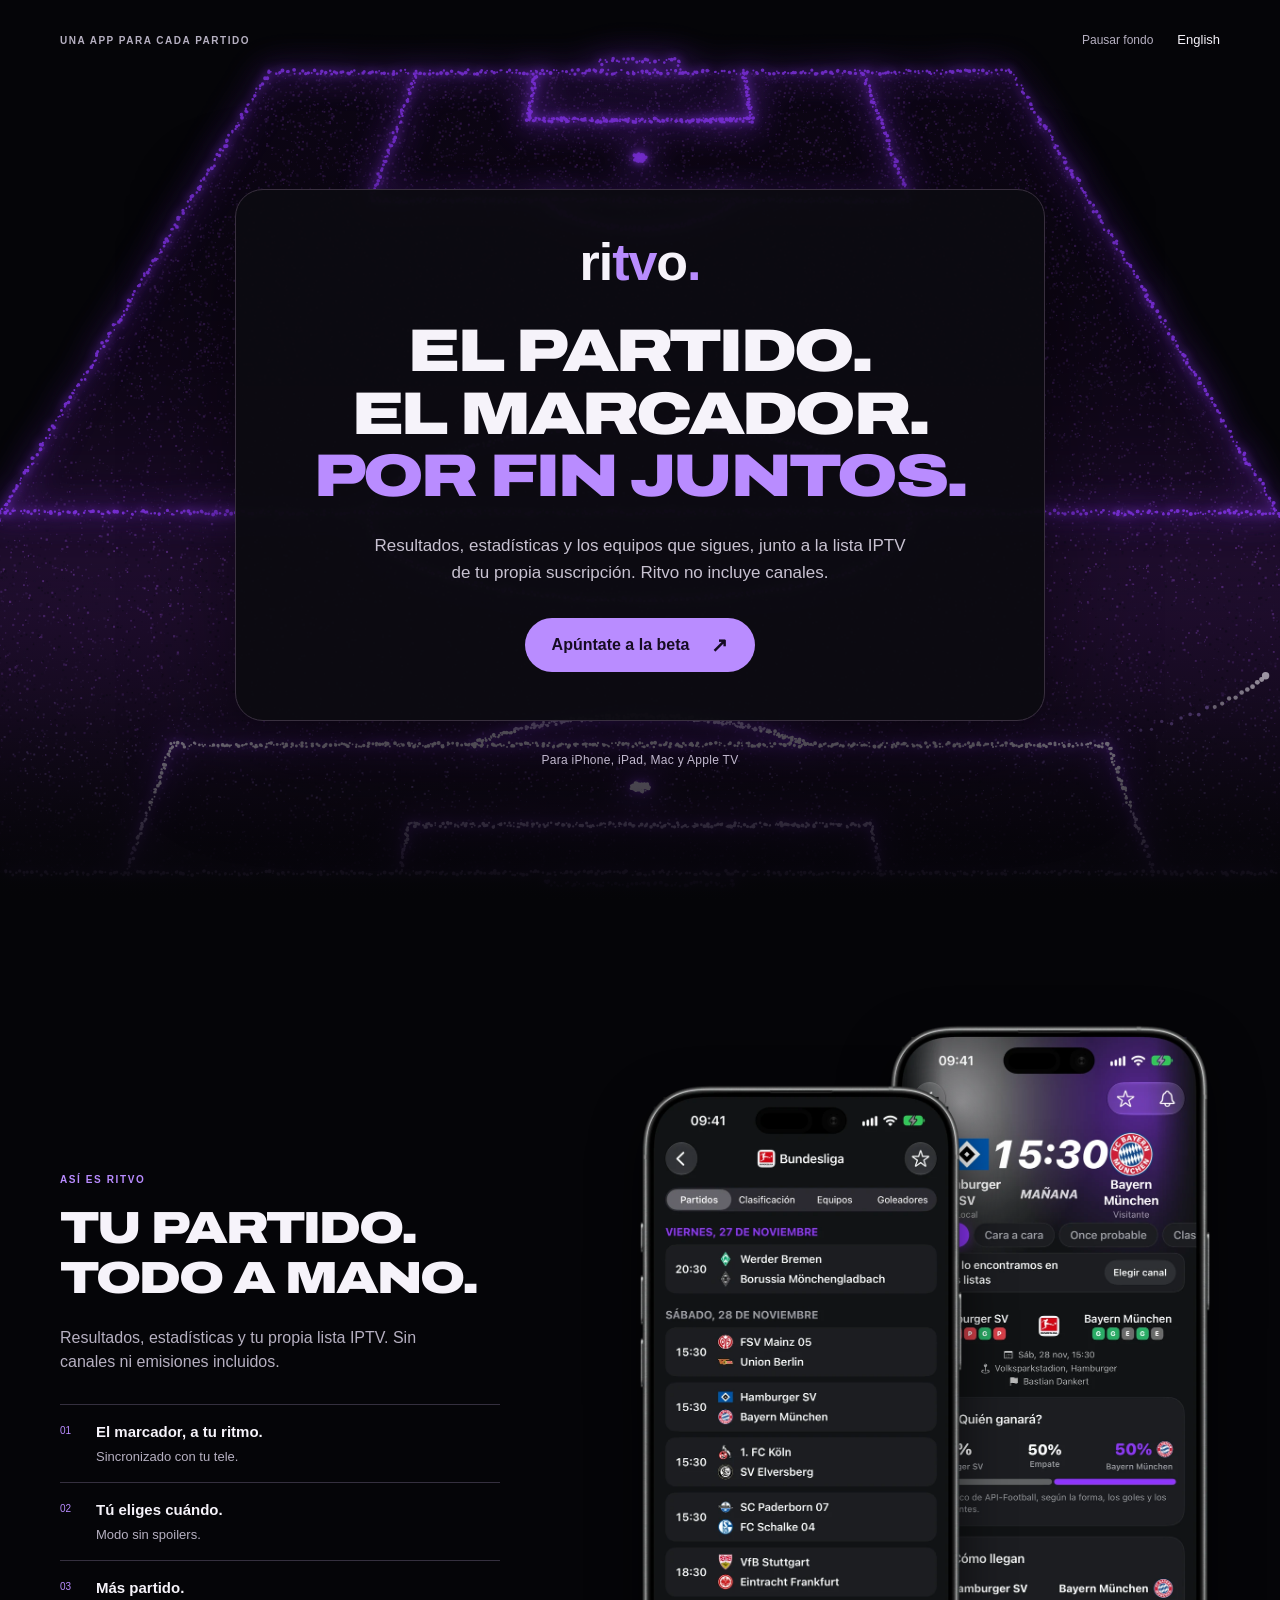
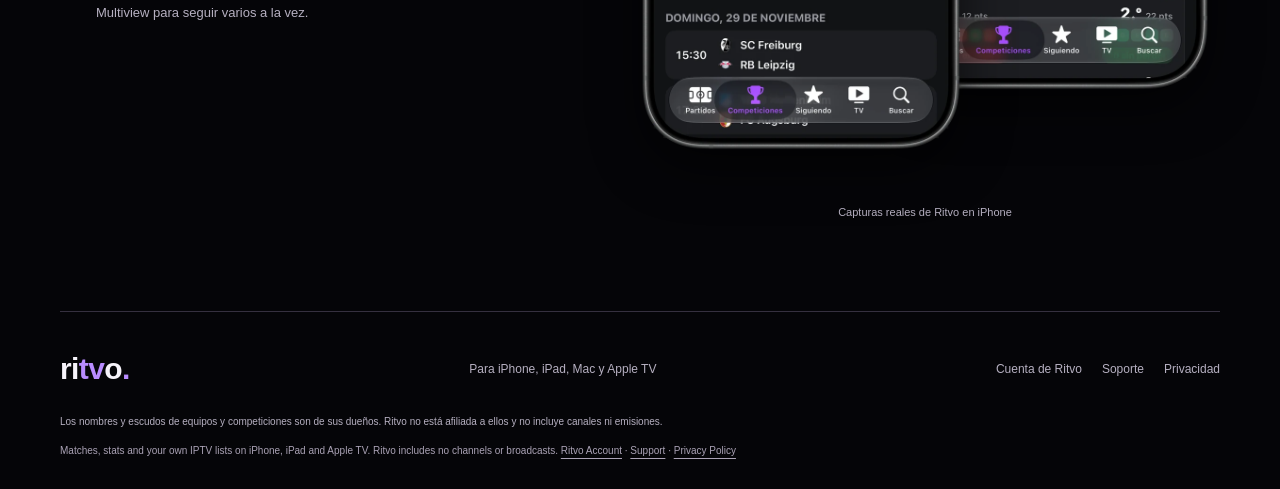
<file: index.html>
<!doctype html>
<html lang="es" data-type="software">
<head>
<meta charset="utf-8"><meta name="viewport" content="width=device-width, initial-scale=1">
<meta name="referrer" content="no-referrer"><meta name="theme-color" content="#050508"><meta name="color-scheme" content="dark">
<meta name="page-type" content="software"><meta name="site-kind" content="software">
<title>Ritvo · El partido y el marcador, por fin juntos.</title><meta name="description" content="Resultados, estadísticas y los equipos que sigues, junto a la lista IPTV de tu propia suscripción. Ritvo no incluye canales.">
<link rel="canonical" href="https://ritvo.app/">
<link rel="stylesheet" href="beta.css"><link rel="preload" href="beta-assets/archivo-expanded-black.ttf" as="font" type="font/ttf" crossorigin>
<link rel="icon" href="beta-assets/app-icon-192.png" type="image/png"><link rel="apple-touch-icon" href="beta-assets/app-icon-192.png">
<meta property="og:type" content="website"><meta property="og:locale" content="es_ES"><meta property="og:site_name" content="Ritvo">
<meta property="og:title" content="Ritvo · El partido y el marcador, por fin juntos."><meta property="og:description" content="Resultados, estadísticas y los equipos que sigues, junto a la lista IPTV de tu propia suscripción. Ritvo no incluye canales."><meta property="og:url" content="https://ritvo.app/">
<meta property="og:image" content="https://ritvo.app/beta-assets/og-home.jpg"><meta property="og:image:width" content="1200"><meta property="og:image:height" content="630"><meta property="og:image:alt" content="Ritvo: el partido y el marcador, por fin juntos. Captura real en iPhone.">
<meta name="twitter:card" content="summary_large_image"><meta name="twitter:title" content="Ritvo · El partido y el marcador, por fin juntos."><meta name="twitter:description" content="Resultados, estadísticas y los equipos que sigues, junto a la lista IPTV de tu propia suscripción. Ritvo no incluye canales."><meta name="twitter:image" content="https://ritvo.app/beta-assets/og-home.jpg"><meta name="twitter:image:alt" content="Ritvo: el partido y el marcador, por fin juntos. Captura real en iPhone.">


<script src="beta.js" defer></script><script src="pitch.js" defer></script></head><body class="home-page">
<a class="skip-link" href="#contenido">Saltar al contenido</a>
<div class="pitch-background" aria-hidden="true"><canvas id="pitch" aria-hidden="true"></canvas></div>
<header class="site-header wrap"><span class="nav-note">UNA APP PARA CADA PARTIDO</span>
<nav aria-label="Navegación principal"><button class="motion-toggle" type="button" hidden aria-pressed="false">Pausar fondo</button><a href="beta-en.html" lang="en" hreflang="en" data-keep-query>English</a></nav></header>
<main id="contenido"><section class="hero" aria-labelledby="home-title"><div class="launch-card home-card"><a class="wordmark" href="index.html" aria-label="Ritvo"><span aria-hidden="true">ri<span class="brand-violet">tv</span>o<span class="brand-violet">.</span></span></a><h1 id="home-title">EL PARTIDO.<br>EL MARCADOR.<br><span>POR FIN JUNTOS.</span></h1><p class="lead">Resultados, estadísticas y los equipos que sigues, junto a la lista IPTV de tu propia suscripción. Ritvo no incluye canales.</p><a class="button" href="beta.html" data-keep-query>Apúntate a la beta <span aria-hidden="true">↗</span></a></div><p class="platforms">Para iPhone, iPad, Mac y Apple TV</p></section><section class="showcase wrap" aria-labelledby="app-title"><div class="showcase-copy"><p class="eyebrow">ASÍ ES RITVO</p><h2 id="app-title">TU PARTIDO.<br>TODO A MANO.</h2><p class="showcase-lead">Resultados, estadísticas y tu propia lista IPTV. Sin canales ni emisiones incluidos.</p><ol class="benefits"><li><strong>El marcador, a tu ritmo.</strong><span>Sincronizado con tu tele.</span></li><li><strong>Tú eliges cuándo.</strong><span>Modo sin spoilers.</span></li><li><strong>Más partido.</strong><span>Multiview para seguir varios a la vez.</span></li></ol></div><figure class="phones"><div class="phone-pair"><img class="device device-0" src="beta-assets/iphone-jornada-es-700.webp" srcset="beta-assets/iphone-jornada-es-700.webp 700w, beta-assets/iphone-jornada-es-1100.webp 1100w" sizes="(max-width: 600px) 52vw, 310px" width="700" height="1431" alt="Ritvo en iPhone: la jornada de la Bundesliga" loading="lazy" decoding="async"><img class="device device-1" src="beta-assets/iphone-hamburgo-es-700.webp" srcset="beta-assets/iphone-hamburgo-es-700.webp 700w, beta-assets/iphone-hamburgo-es-1100.webp 1100w" sizes="(max-width: 600px) 52vw, 310px" width="700" height="1431" alt="Ritvo en iPhone: ficha del Hamburgo–Bayern" loading="lazy" decoding="async"></div><figcaption>Capturas reales de Ritvo en iPhone</figcaption></figure></section></main><footer class="site-footer wrap"><div class="footer-top"><a class="wordmark" href="index.html" aria-label="Ritvo"><span aria-hidden="true">ri<span class="brand-violet">tv</span>o<span class="brand-violet">.</span></span></a><p>Para iPhone, iPad, Mac y Apple TV</p><nav aria-label="Pie de página"><a href="cuenta/">Cuenta de Ritvo</a><a href="soporte.html">Soporte</a><a href="privacidad.html">Privacidad</a></nav></div>
<p class="legal">Los nombres y escudos de equipos y competiciones son de sus dueños. Ritvo no está afiliada a ellos y no incluye canales ni emisiones.</p>
<p class="english-note" lang="en">Matches, stats and your own IPTV lists on iPhone, iPad and Apple TV. Ritvo includes no channels or broadcasts. <a href="cuenta/?lang=en">Ritvo Account</a> · <a href="support.html">Support</a> · <a href="privacy.html">Privacy Policy</a></p>
</footer></body></html>
</file>
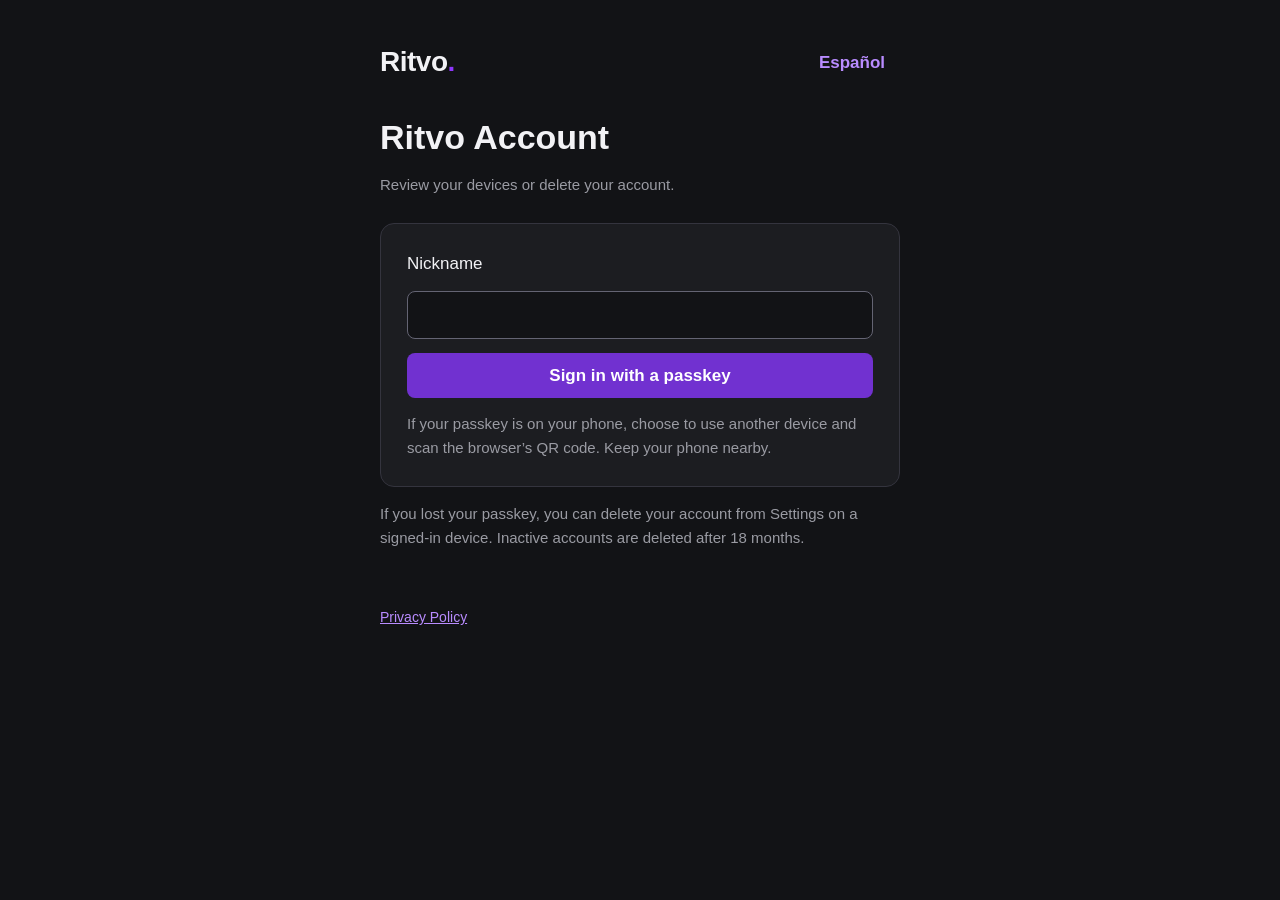
<file: cuenta/index.html>
<!doctype html>
<html lang="es">
<head>
  <meta charset="utf-8">
  <meta name="viewport" content="width=device-width, initial-scale=1">
  <meta name="referrer" content="no-referrer">
  <meta http-equiv="Content-Security-Policy" content="default-src 'self'; connect-src https://api.ritvo.app; base-uri 'none'; form-action 'none'; object-src 'none'">
  <title>Cuenta de Ritvo</title>
  <link rel="stylesheet" href="../estilo.css">
  <link rel="stylesheet" href="cuenta.css">
  <script src="cuenta.js" defer></script>
</head>
<body>
<main>
  <header>
    <a class="wordmark" href="../">Ritvo<span>.</span></a>
    <button type="button" id="language" class="quiet" lang="en">English</button>
  </header>

  <h1 data-text="title">Cuenta de Ritvo</h1>
  <p class="note" data-text="intro">Consulta tus aparatos o borra tu cuenta.</p>

  <form id="login" class="account-panel">
    <label for="nickname" data-text="nickname">Apodo</label>
    <input id="nickname" name="nickname" minlength="3" maxlength="20" pattern="[A-Za-z0-9._]{3,20}"
      autocomplete="username webauthn" autocapitalize="none" spellcheck="false" required>
    <button data-text="login">Entrar con llave de acceso</button>
    <p class="note" data-text="qr">Si tu llave está en el móvil, elige usar otro aparato y escanea el QR del navegador. Ten el móvil cerca.</p>
  </form>

  <section id="account" hidden>
    <div class="account-heading">
      <p id="handle"></p>
      <button type="button" id="logout" class="quiet" data-text="logout">Cerrar sesión</button>
    </div>
    <h2 data-text="devices">Aparatos</h2>
    <ul id="devices"></ul>
    <h2 data-text="deleteTitle">Borrar la cuenta</h2>
    <p class="note" data-text="deleteInfo">Se borrarán tu apodo, tus llaves de acceso, tus aparatos y tus datos cifrados en Ritvo. Las copias caducan en 30 días. Gestiona tu suscripción Pro en la tienda donde la compraste.</p>
    <form id="delete" class="account-panel">
      <label for="confirmation" data-text="confirm">Escribe tu apodo para confirmar</label>
      <input id="confirmation" maxlength="20" autocomplete="off" autocapitalize="none" spellcheck="false" required>
      <button class="danger" data-text="deleteButton">Borrar mi cuenta</button>
    </form>
  </section>

  <p id="status" role="status" aria-live="polite"></p>
  <p id="help" class="note" data-text="help">Si has perdido tu llave, puedes borrar la cuenta desde Ajustes en un aparato con sesión iniciada. Las cuentas inactivas se borran a los 18 meses.</p>
  <footer><a id="privacy" href="../privacidad.html" data-text="privacy">Política de privacidad</a></footer>
</main>
</body>
</html>
</file>
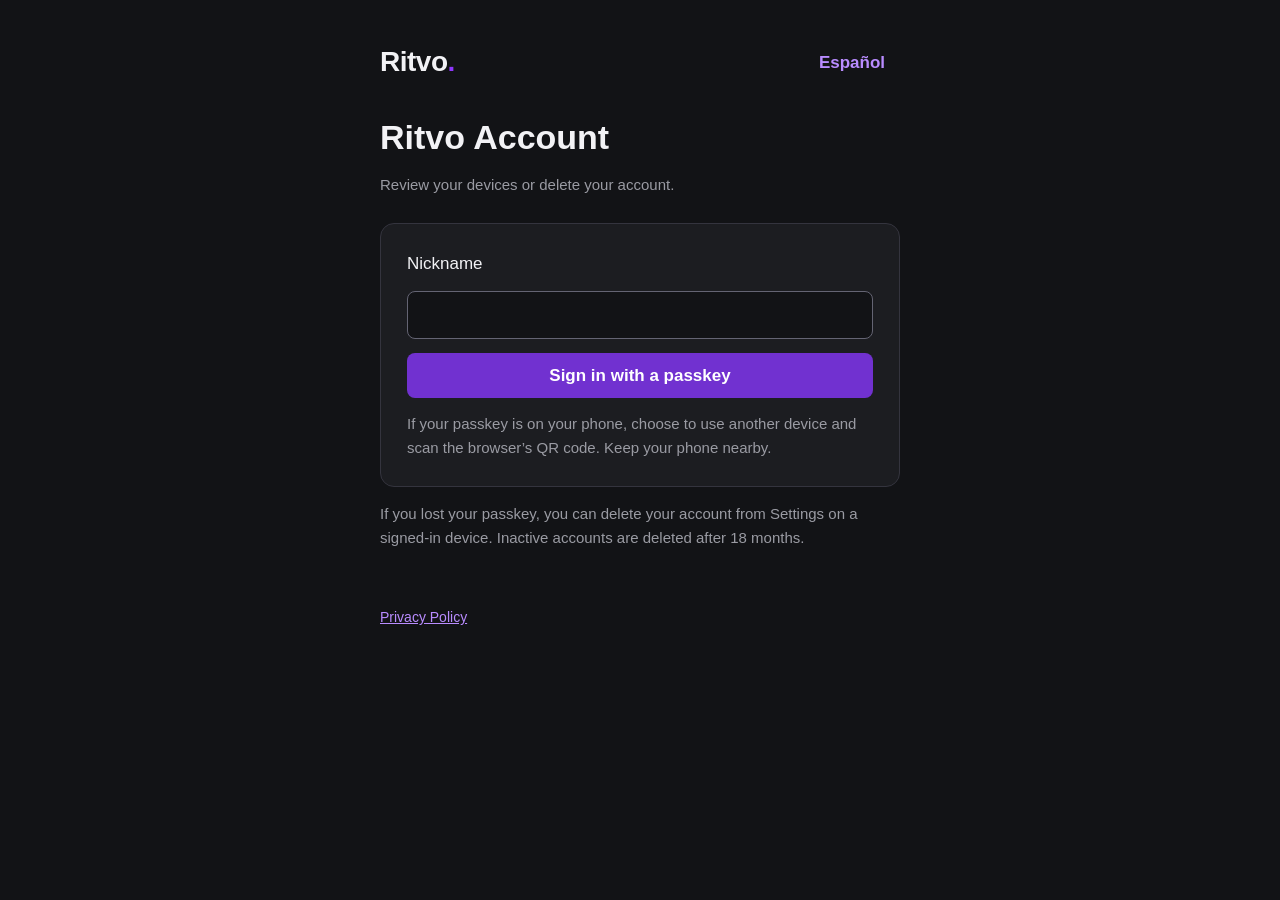
<file: cuenta/borrar/index.html>
<!doctype html>
<html lang="es">
<head>
  <meta charset="utf-8">
  <meta name="viewport" content="width=device-width, initial-scale=1">
  <meta http-equiv="refresh" content="0; url=../">
  <link rel="stylesheet" href="../../estilo.css">
  <title>Borrar la cuenta de Ritvo</title>
</head>
<body>
<main>
  <h1>Borrar la cuenta de Ritvo</h1>
  <p><a href="../">Entrar para borrar mi cuenta</a></p>
  <p lang="en"><a href="../?lang=en">Sign in to delete my account</a></p>
</main>
</body>
</html>
</file>
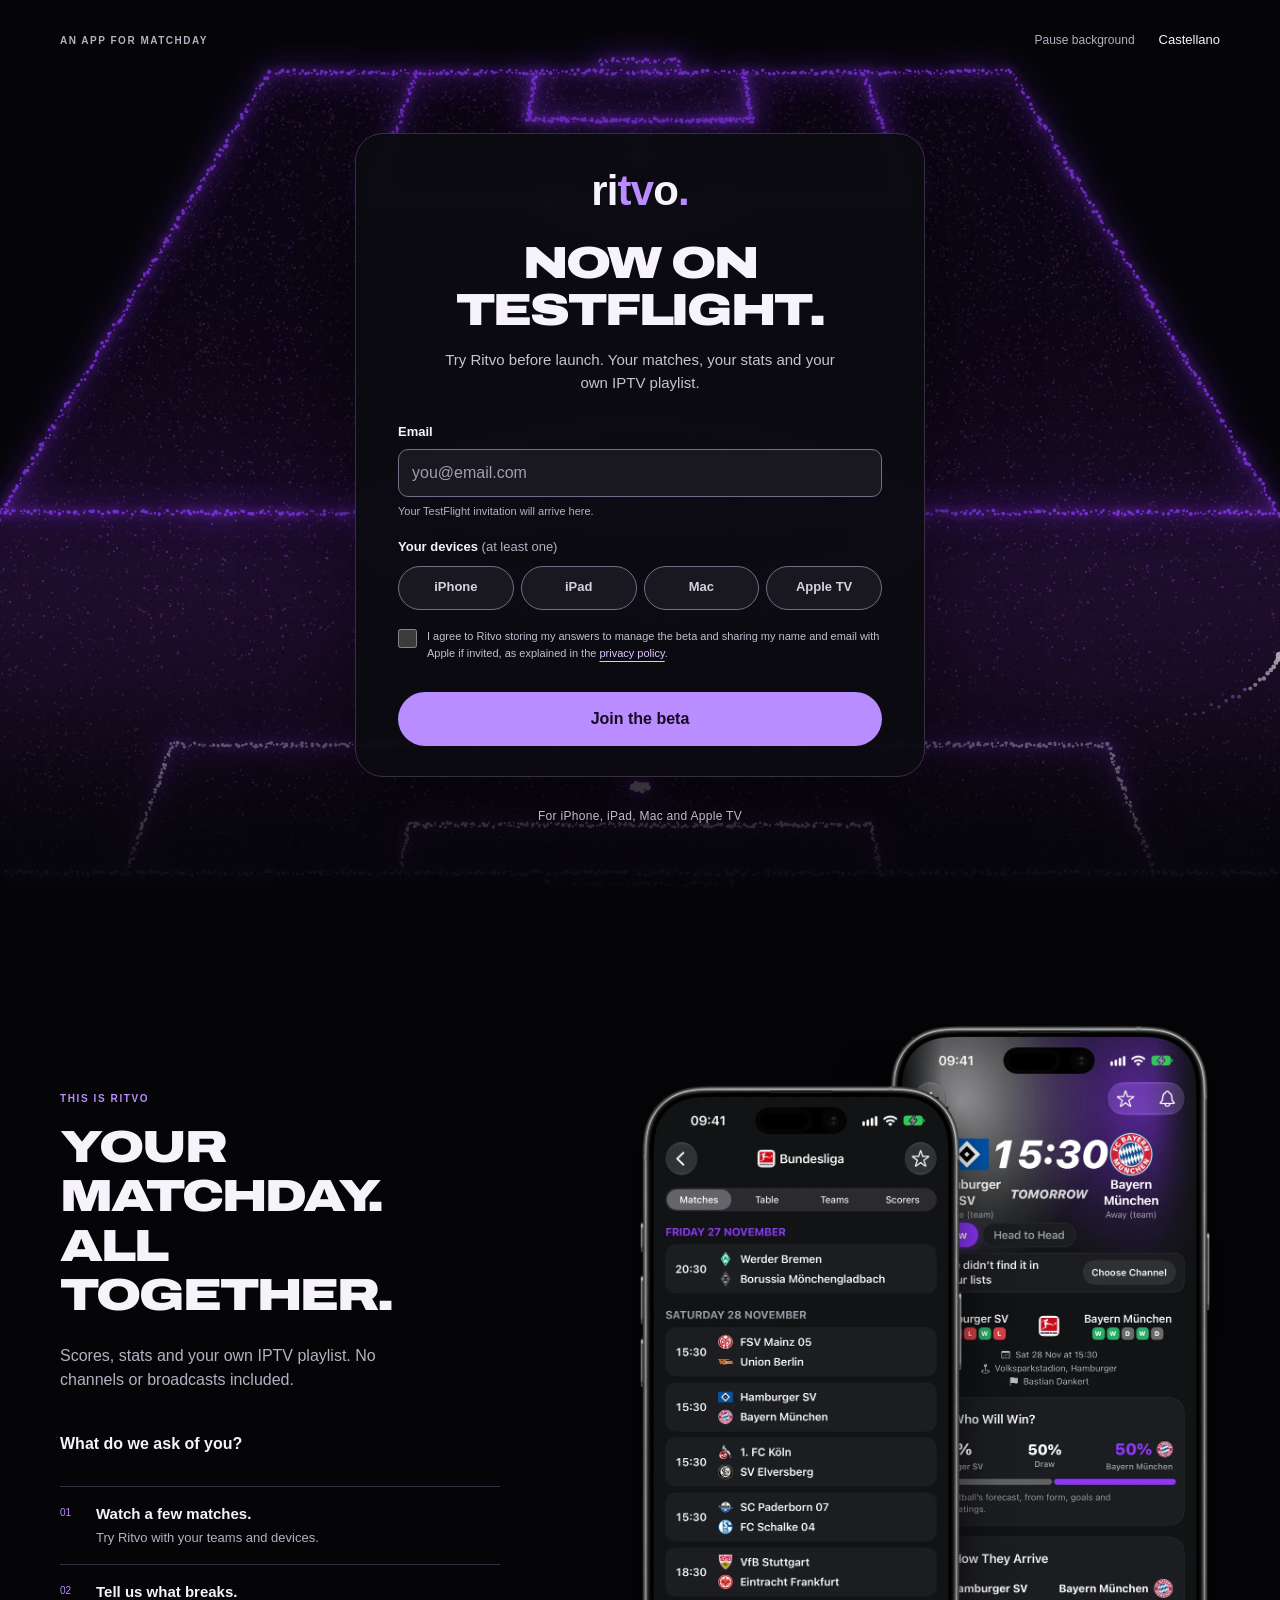
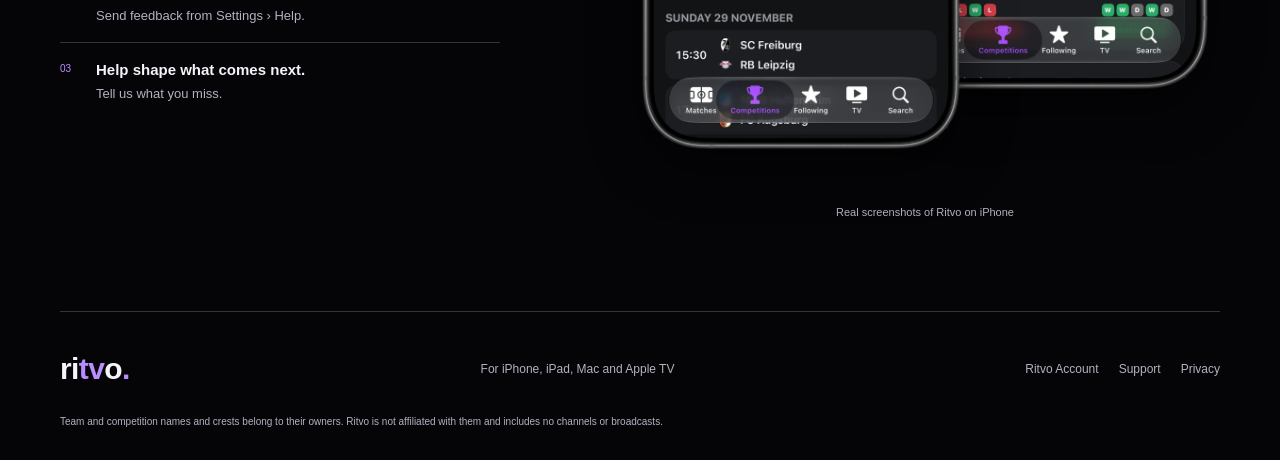
<file: beta-en.html>
<!doctype html>
<html lang="en" data-type="software">
<head>
<meta charset="utf-8"><meta name="viewport" content="width=device-width, initial-scale=1">
<meta name="referrer" content="no-referrer"><meta name="theme-color" content="#050508"><meta name="color-scheme" content="dark">
<meta name="page-type" content="software"><meta name="site-kind" content="software">
<title>Ritvo beta · Now on TestFlight</title><meta name="description" content="Try Ritvo on TestFlight: scores, stats and your own IPTV playlist. No channels or broadcasts included.">
<link rel="canonical" href="https://ritvo.app/beta-en.html">
<link rel="stylesheet" href="beta.css"><link rel="preload" href="beta-assets/archivo-expanded-black.ttf" as="font" type="font/ttf" crossorigin>
<link rel="icon" href="beta-assets/app-icon-192.png" type="image/png"><link rel="apple-touch-icon" href="beta-assets/app-icon-192.png">
<meta property="og:type" content="website"><meta property="og:locale" content="en_GB"><meta property="og:site_name" content="Ritvo">
<meta property="og:title" content="Ritvo beta · Now on TestFlight"><meta property="og:description" content="Try Ritvo on TestFlight: scores, stats and your own IPTV playlist. No channels or broadcasts included."><meta property="og:url" content="https://ritvo.app/beta-en.html">
<meta property="og:image" content="https://ritvo.app/beta-assets/og-beta-en.jpg"><meta property="og:image:width" content="1200"><meta property="og:image:height" content="630"><meta property="og:image:alt" content="Ritvo on iPhone. Now on TestFlight.">
<meta name="twitter:card" content="summary_large_image"><meta name="twitter:title" content="Ritvo beta · Now on TestFlight"><meta name="twitter:description" content="Try Ritvo on TestFlight: scores, stats and your own IPTV playlist. No channels or broadcasts included."><meta name="twitter:image" content="https://ritvo.app/beta-assets/og-beta-en.jpg"><meta name="twitter:image:alt" content="Ritvo on iPhone. Now on TestFlight.">

<link rel="alternate" hreflang="es" href="beta.html">
<script src="beta.js" defer></script><script src="pitch.js" defer></script></head><body class="beta-page">
<a class="skip-link" href="#contenido">Skip to content</a>
<div class="pitch-background" aria-hidden="true"><canvas id="pitch" aria-hidden="true"></canvas></div>
<header class="site-header wrap"><span class="nav-note">AN APP FOR MATCHDAY</span>
<nav aria-label="Main navigation"><button class="motion-toggle" type="button" hidden aria-pressed="false">Pause background</button><a href="beta.html" lang="es" hreflang="es" data-keep-query>Castellano</a></nav></header>
<main id="contenido"><section class="hero" aria-labelledby="formulario"><div class="launch-card signup-card"><a class="wordmark" href="index.html" aria-label="Ritvo"><span aria-hidden="true">ri<span class="brand-violet">tv</span>o<span class="brand-violet">.</span></span></a><form id="signup" action="https://api.ritvo.app/v1/beta/signup" method="post" aria-labelledby="formulario">
<input type="hidden" name="page" value="en">
<div id="step-one"><div class="form-heading"><h1 id="formulario" tabindex="-1">NOW ON<br>TESTFLIGHT.</h1><p>Try Ritvo before launch. Your matches, your stats and your own IPTV playlist.</p></div>
<div class="field"><label for="email">Email</label><input id="email" name="email" type="email" required maxlength="254" autocomplete="email" inputmode="email" autocapitalize="off" spellcheck="false" placeholder="you@email.com" aria-describedby="email-hint"><p id="email-hint" class="hint">Your TestFlight invitation will arrive here.</p></div>
<fieldset><legend>Your devices <span class="optional">(at least one)</span></legend><div class="choices"><label class="choice"><input type="checkbox" name="devices" value="iphone"><span>iPhone</span></label><label class="choice"><input type="checkbox" name="devices" value="ipad"><span>iPad</span></label><label class="choice"><input type="checkbox" name="devices" value="mac"><span>Mac</span></label><label class="choice"><input type="checkbox" name="devices" value="appletv"><span>Apple TV</span></label></div></fieldset>
<label class="consent"><input type="checkbox" name="consent" value="yes" required><span>I agree to Ritvo storing my answers to manage the beta and sharing my name and email with Apple if invited, as explained in the <a href="privacy.html#beta">privacy policy</a>.</span></label>
</div>
<fieldset id="step-two"><legend class="sr-only">Optional profile</legend><div class="profile-heading"><p class="eyebrow">OPTIONAL</p><h2 id="profile-title" tabindex="-1">A little more about you?</h2><p>This helps us choose the first testers. Everything here is optional.</p></div>
<fieldset><legend>Your IPTV playlist type</legend><div class="choices"><label class="choice"><input type="radio" name="iptv" value="m3u"><span>M3U</span></label><label class="choice"><input type="radio" name="iptv" value="xtream"><span>Xtream</span></label><label class="choice"><input type="radio" name="iptv" value="unsure"><span>I don’t know</span></label><label class="choice"><input type="radio" name="iptv" value="none"><span>I don’t have one</span></label></div></fieldset>
<div class="pair"><div class="field"><label for="country">Country</label><select id="country" name="country" autocomplete="country"><option value="">Choose your country</option><option value="AF">Afghanistan</option><option value="AL">Albania</option><option value="DE">Germany</option><option value="AD">Andorra</option><option value="AO">Angola</option><option value="AI">Anguilla</option><option value="AG">Antigua & Barbuda</option><option value="AQ">Antarctica</option><option value="SA">Saudi Arabia</option><option value="DZ">Algeria</option><option value="AR">Argentina</option><option value="AM">Armenia</option><option value="AW">Aruba</option><option value="AU">Australia</option><option value="AT">Austria</option><option value="AZ">Azerbaijan</option><option value="BS">Bahamas</option><option value="BD">Bangladesh</option><option value="BB">Barbados</option><option value="BH">Bahrain</option><option value="BZ">Belize</option><option value="BJ">Benin</option><option value="BM">Bermuda</option><option value="BY">Belarus</option><option value="BO">Bolivia</option><option value="BA">Bosnia & Herzegovina</option><option value="BW">Botswana</option><option value="BR">Brazil</option><option value="BN">Brunei</option><option value="BG">Bulgaria</option><option value="BF">Burkina Faso</option><option value="BI">Burundi</option><option value="BT">Bhutan</option><option value="BE">Belgium</option><option value="CV">Cape Verde</option><option value="KH">Cambodia</option><option value="CM">Cameroon</option><option value="CA">Canada</option><option value="BQ">Caribbean Netherlands</option><option value="QA">Qatar</option><option value="TD">Chad</option><option value="CZ">Czechia</option><option value="CL">Chile</option><option value="CN">China</option><option value="CY">Cyprus</option><option value="VA">Vatican City</option><option value="CO">Colombia</option><option value="KM">Comoros</option><option value="CG">Congo - Brazzaville</option><option value="KP">North Korea</option><option value="KR">South Korea</option><option value="CR">Costa Rica</option><option value="HR">Croatia</option><option value="CU">Cuba</option><option value="CW">Curaçao</option><option value="CI">Côte d’Ivoire</option><option value="DK">Denmark</option><option value="DM">Dominica</option><option value="EC">Ecuador</option><option value="EG">Egypt</option><option value="SV">El Salvador</option><option value="AE">United Arab Emirates</option><option value="ER">Eritrea</option><option value="SK">Slovakia</option><option value="SI">Slovenia</option><option value="ES">Spain</option><option value="US">United States</option><option value="EE">Estonia</option><option value="SZ">Eswatini</option><option value="ET">Ethiopia</option><option value="PH">Philippines</option><option value="FI">Finland</option><option value="FJ">Fiji</option><option value="FR">France</option><option value="GA">Gabon</option><option value="GM">Gambia</option><option value="GE">Georgia</option><option value="GH">Ghana</option><option value="GI">Gibraltar</option><option value="GD">Grenada</option><option value="GR">Greece</option><option value="GL">Greenland</option><option value="GP">Guadeloupe</option><option value="GU">Guam</option><option value="GT">Guatemala</option><option value="GF">French Guiana</option><option value="GG">Guernsey</option><option value="GN">Guinea</option><option value="GQ">Equatorial Guinea</option><option value="GW">Guinea-Bissau</option><option value="GY">Guyana</option><option value="HT">Haiti</option><option value="HN">Honduras</option><option value="HU">Hungary</option><option value="IN">India</option><option value="ID">Indonesia</option><option value="IQ">Iraq</option><option value="IE">Ireland</option><option value="IR">Iran</option><option value="BV">Bouvet Island</option><option value="NF">Norfolk Island</option><option value="IM">Isle of Man</option><option value="CX">Christmas Island</option><option value="IS">Iceland</option><option value="AX">Åland Islands</option><option value="KY">Cayman Islands</option><option value="CC">Cocos (Keeling) Islands</option><option value="CK">Cook Islands</option><option value="FO">Faroe Islands</option><option value="GS">South Georgia & South Sandwich Islands</option><option value="HM">Heard & McDonald Islands</option><option value="FK">Falkland Islands</option><option value="MP">Northern Mariana Islands</option><option value="MH">Marshall Islands</option><option value="PN">Pitcairn Islands</option><option value="SB">Solomon Islands</option><option value="TC">Turks & Caicos Islands</option><option value="VG">British Virgin Islands</option><option value="VI">U.S. Virgin Islands</option><option value="UM">U.S. Outlying Islands</option><option value="IL">Israel</option><option value="IT">Italy</option><option value="JM">Jamaica</option><option value="JP">Japan</option><option value="JE">Jersey</option><option value="JO">Jordan</option><option value="KZ">Kazakhstan</option><option value="KE">Kenya</option><option value="KG">Kyrgyzstan</option><option value="KI">Kiribati</option><option value="KW">Kuwait</option><option value="LA">Laos</option><option value="LS">Lesotho</option><option value="LV">Latvia</option><option value="LR">Liberia</option><option value="LY">Libya</option><option value="LI">Liechtenstein</option><option value="LT">Lithuania</option><option value="LU">Luxembourg</option><option value="LB">Lebanon</option><option value="MK">North Macedonia</option><option value="MG">Madagascar</option><option value="MY">Malaysia</option><option value="MW">Malawi</option><option value="MV">Maldives</option><option value="ML">Mali</option><option value="MT">Malta</option><option value="MA">Morocco</option><option value="MQ">Martinique</option><option value="MU">Mauritius</option><option value="MR">Mauritania</option><option value="YT">Mayotte</option><option value="FM">Micronesia</option><option value="MD">Moldova</option><option value="MN">Mongolia</option><option value="ME">Montenegro</option><option value="MS">Montserrat</option><option value="MZ">Mozambique</option><option value="MM">Myanmar (Burma)</option><option value="MX">Mexico</option><option value="MC">Monaco</option><option value="NA">Namibia</option><option value="NR">Nauru</option><option value="NP">Nepal</option><option value="NI">Nicaragua</option><option value="NG">Nigeria</option><option value="NU">Niue</option><option value="NO">Norway</option><option value="NC">New Caledonia</option><option value="NZ">New Zealand</option><option value="NE">Niger</option><option value="OM">Oman</option><option value="PK">Pakistan</option><option value="PW">Palau</option><option value="PA">Panama</option><option value="PG">Papua New Guinea</option><option value="PY">Paraguay</option><option value="NL">Netherlands</option><option value="PE">Peru</option><option value="PF">French Polynesia</option><option value="PL">Poland</option><option value="PT">Portugal</option><option value="PR">Puerto Rico</option><option value="HK">Hong Kong SAR China</option><option value="MO">Macao SAR China</option><option value="GB">United Kingdom</option><option value="CF">Central African Republic</option><option value="CD">Congo - Kinshasa</option><option value="DO">Dominican Republic</option><option value="RE">Réunion</option><option value="RW">Rwanda</option><option value="RO">Romania</option><option value="RU">Russia</option><option value="WS">Samoa</option><option value="AS">American Samoa</option><option value="BL">St. Barthélemy</option><option value="KN">St. Kitts & Nevis</option><option value="SM">San Marino</option><option value="MF">St. Martin</option><option value="PM">St. Pierre & Miquelon</option><option value="VC">St. Vincent & Grenadines</option><option value="SH">St. Helena</option><option value="LC">St. Lucia</option><option value="ST">São Tomé & Príncipe</option><option value="SN">Senegal</option><option value="RS">Serbia</option><option value="SC">Seychelles</option><option value="SL">Sierra Leone</option><option value="SG">Singapore</option><option value="SX">Sint Maarten</option><option value="SY">Syria</option><option value="SO">Somalia</option><option value="LK">Sri Lanka</option><option value="ZA">South Africa</option><option value="SD">Sudan</option><option value="SS">South Sudan</option><option value="SE">Sweden</option><option value="CH">Switzerland</option><option value="SR">Suriname</option><option value="SJ">Svalbard & Jan Mayen</option><option value="EH">Western Sahara</option><option value="TH">Thailand</option><option value="TW">Taiwan</option><option value="TZ">Tanzania</option><option value="TJ">Tajikistan</option><option value="IO">British Indian Ocean Territory</option><option value="TF">French Southern Territories</option><option value="PS">Palestinian Territories</option><option value="TL">Timor-Leste</option><option value="TG">Togo</option><option value="TK">Tokelau</option><option value="TO">Tonga</option><option value="TT">Trinidad & Tobago</option><option value="TM">Turkmenistan</option><option value="TR">Türkiye</option><option value="TV">Tuvalu</option><option value="TN">Tunisia</option><option value="UA">Ukraine</option><option value="UG">Uganda</option><option value="UY">Uruguay</option><option value="UZ">Uzbekistan</option><option value="VU">Vanuatu</option><option value="VE">Venezuela</option><option value="VN">Vietnam</option><option value="WF">Wallis & Futuna</option><option value="YE">Yemen</option><option value="DJ">Djibouti</option><option value="ZM">Zambia</option><option value="ZW">Zimbabwe</option></select></div>
<div class="field"><label for="language">App language</label><select id="language" name="language"><option value="es" >Spanish</option><option value="en" selected>English</option><option value="other">Other</option></select></div></div>
<div class="field"><label for="sports">Sports, leagues and teams</label><textarea id="sports" name="sports" maxlength="300" rows="2" placeholder="Football, Bundesliga, Hamburg…"></textarea></div>
<fieldset><legend>How do you watch today?</legend><div class="choices"><label class="choice"><input type="checkbox" name="watch" value="paytv"><span>Pay TV</span></label><label class="choice"><input type="checkbox" name="watch" value="streaming"><span>Official apps</span></label><label class="choice"><input type="checkbox" name="watch" value="iptv_app"><span>Another IPTV app</span></label><label class="choice"><input type="checkbox" name="watch" value="web"><span>Web browser</span></label><label class="choice"><input type="checkbox" name="watch" value="other"><span>Other</span></label></div></fieldset>
<div class="field"><label for="expectations">What do you hope Ritvo will do?</label><textarea id="expectations" name="expectations" maxlength="600" rows="2" placeholder=""></textarea></div>
<fieldset><legend>How did you hear about us?</legend><div class="choices"><label class="choice"><input type="radio" name="source" value="mastodon"><span>Mastodon</span></label><label class="choice"><input type="radio" name="source" value="telegram"><span>Telegram</span></label><label class="choice"><input type="radio" name="source" value="other"><span>Other</span></label></div></fieldset>
<div class="pair"><div class="field"><label for="name">Name (optional)</label><input id="name" name="name" maxlength="80" autocomplete="name" placeholder=""></div><div class="field"><label for="models">Device model (optional)</label><input id="models" name="models" maxlength="200" autocomplete="off" placeholder="iPhone 17, iOS 26…"></div></div>
</fieldset>
<div class="trap" aria-hidden="true"><label for="website">Leave this field empty</label><input id="website" name="website" tabindex="-1" autocomplete="off"></div>
<div class="form-actions"><button class="button" type="submit" id="submit">Join the beta</button><a class="skip-profile" id="skip-profile" href="beta-thanks.html" hidden>Not now</a></div>
<p id="status" class="status" role="status" aria-live="polite" aria-atomic="true"></p><p id="beta-count" class="beta-count" hidden></p>
</form></div><p class="platforms">For iPhone, iPad, Mac and Apple TV</p></section><section class="showcase wrap" aria-labelledby="app-title"><div class="showcase-copy"><p class="eyebrow">THIS IS RITVO</p><h2 id="app-title">YOUR MATCHDAY.<br>ALL TOGETHER.</h2><p class="showcase-lead">Scores, stats and your own IPTV playlist. No channels or broadcasts included.</p><h3>What do we ask of you?</h3><ol class="benefits"><li><strong>Watch a few matches.</strong><span>Try Ritvo with your teams and devices.</span></li><li><strong>Tell us what breaks.</strong><span>Send feedback from Settings › Help.</span></li><li><strong>Help shape what comes next.</strong><span>Tell us what you miss.</span></li></ol></div><figure class="phones"><div class="phone-pair"><img class="device device-0" src="beta-assets/iphone-jornada-en-700.webp" srcset="beta-assets/iphone-jornada-en-700.webp 700w, beta-assets/iphone-jornada-en-1100.webp 1100w" sizes="(max-width: 600px) 52vw, 310px" width="700" height="1431" alt="Ritvo on iPhone: this weekend’s Bundesliga matches" loading="lazy" decoding="async"><img class="device device-1" src="beta-assets/iphone-hamburgo-en-700.webp" srcset="beta-assets/iphone-hamburgo-en-700.webp 700w, beta-assets/iphone-hamburgo-en-1100.webp 1100w" sizes="(max-width: 600px) 52vw, 310px" width="700" height="1431" alt="Ritvo on iPhone: Hamburger SV–Bayern München match details" loading="lazy" decoding="async"></div><figcaption>Real screenshots of Ritvo on iPhone</figcaption></figure></section></main><footer class="site-footer wrap"><div class="footer-top"><a class="wordmark" href="index.html" aria-label="Ritvo"><span aria-hidden="true">ri<span class="brand-violet">tv</span>o<span class="brand-violet">.</span></span></a><p>For iPhone, iPad, Mac and Apple TV</p><nav aria-label="Footer"><a href="cuenta/?lang=en">Ritvo Account</a><a href="support.html">Support</a><a href="privacy.html">Privacy</a></nav></div>
<p class="legal">Team and competition names and crests belong to their owners. Ritvo is not affiliated with them and includes no channels or broadcasts.</p>

</footer></body></html>
</file>
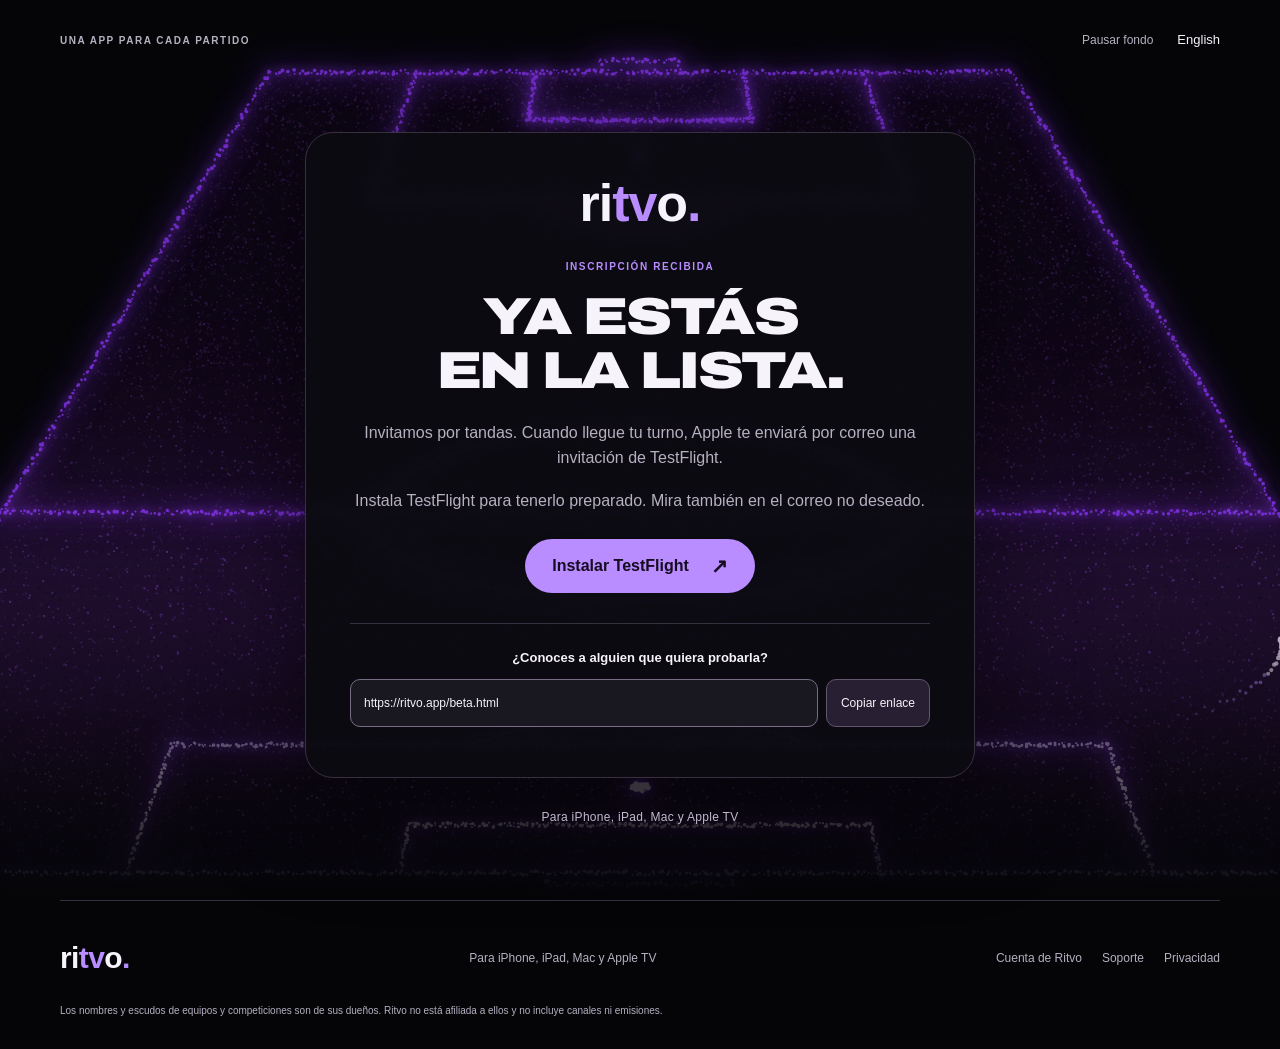
<file: beta-gracias.html>
<!doctype html>
<html lang="es" data-type="software">
<head>
<meta charset="utf-8"><meta name="viewport" content="width=device-width, initial-scale=1">
<meta name="referrer" content="no-referrer"><meta name="theme-color" content="#050508"><meta name="color-scheme" content="dark">
<meta name="page-type" content="software"><meta name="site-kind" content="software">
<title>Ya estás en la lista · Ritvo</title><meta name="description" content="Prueba Ritvo en TestFlight: resultados, estadísticas y tu propia lista IPTV. No incluye canales ni emisiones.">
<link rel="canonical" href="https://ritvo.app/beta-gracias.html">
<link rel="stylesheet" href="beta.css"><link rel="preload" href="beta-assets/archivo-expanded-black.ttf" as="font" type="font/ttf" crossorigin>
<link rel="icon" href="beta-assets/app-icon-192.png" type="image/png"><link rel="apple-touch-icon" href="beta-assets/app-icon-192.png">
<meta property="og:type" content="website"><meta property="og:locale" content="es_ES"><meta property="og:site_name" content="Ritvo">
<meta property="og:title" content="Ya estás en la lista · Ritvo"><meta property="og:description" content="Prueba Ritvo en TestFlight: resultados, estadísticas y tu propia lista IPTV. No incluye canales ni emisiones."><meta property="og:url" content="https://ritvo.app/beta-gracias.html">
<meta property="og:image" content="https://ritvo.app/beta-assets/og-beta.jpg"><meta property="og:image:width" content="1200"><meta property="og:image:height" content="630"><meta property="og:image:alt" content="Ritvo beta">
<meta name="twitter:card" content="summary_large_image"><meta name="twitter:title" content="Ya estás en la lista · Ritvo"><meta name="twitter:description" content="Prueba Ritvo en TestFlight: resultados, estadísticas y tu propia lista IPTV. No incluye canales ni emisiones."><meta name="twitter:image" content="https://ritvo.app/beta-assets/og-beta.jpg"><meta name="twitter:image:alt" content="Ritvo beta">
<meta name="robots" content="noindex">
<link rel="alternate" hreflang="en" href="beta-thanks.html">
<script src="beta.js" defer></script><script src="pitch.js" defer></script></head><body class="thanks-page">
<a class="skip-link" href="#contenido">Saltar al contenido</a>
<div class="pitch-background" aria-hidden="true"><canvas id="pitch" aria-hidden="true"></canvas></div>
<header class="site-header wrap"><span class="nav-note">UNA APP PARA CADA PARTIDO</span>
<nav aria-label="Navegación principal"><button class="motion-toggle" type="button" hidden aria-pressed="false">Pausar fondo</button><a href="beta-thanks.html" lang="en" hreflang="en" data-keep-query>English</a></nav></header>
<main id="contenido"><section class="hero" aria-labelledby="thanks-title"><div class="launch-card thanks-card"><a class="wordmark" href="index.html" aria-label="Ritvo"><span aria-hidden="true">ri<span class="brand-violet">tv</span>o<span class="brand-violet">.</span></span></a><p class="eyebrow">INSCRIPCIÓN RECIBIDA</p><h1 id="thanks-title">YA ESTÁS<br>EN LA LISTA.</h1><p class="lead">Invitamos por tandas. Cuando llegue tu turno, Apple te enviará por correo una invitación de TestFlight.</p><p>Instala TestFlight para tenerlo preparado. Mira también en el correo no deseado.</p><a class="button" href="https://apps.apple.com/app/testflight/id899247664">Instalar TestFlight <span aria-hidden="true">↗</span></a><div class="share-block"><label for="share-url">¿Conoces a alguien que quiera probarla?</label><div class="share-row"><input id="share-url" readonly value="https://ritvo.app/beta.html"><button id="share" type="button" hidden>Copiar enlace</button></div><p id="share-status" role="status" class="hint"></p></div></div><p class="platforms">Para iPhone, iPad, Mac y Apple TV</p></section></main><footer class="site-footer wrap"><div class="footer-top"><a class="wordmark" href="index.html" aria-label="Ritvo"><span aria-hidden="true">ri<span class="brand-violet">tv</span>o<span class="brand-violet">.</span></span></a><p>Para iPhone, iPad, Mac y Apple TV</p><nav aria-label="Pie de página"><a href="cuenta/">Cuenta de Ritvo</a><a href="soporte.html">Soporte</a><a href="privacidad.html">Privacidad</a></nav></div>
<p class="legal">Los nombres y escudos de equipos y competiciones son de sus dueños. Ritvo no está afiliada a ellos y no incluye canales ni emisiones.</p>

</footer></body></html>
</file>
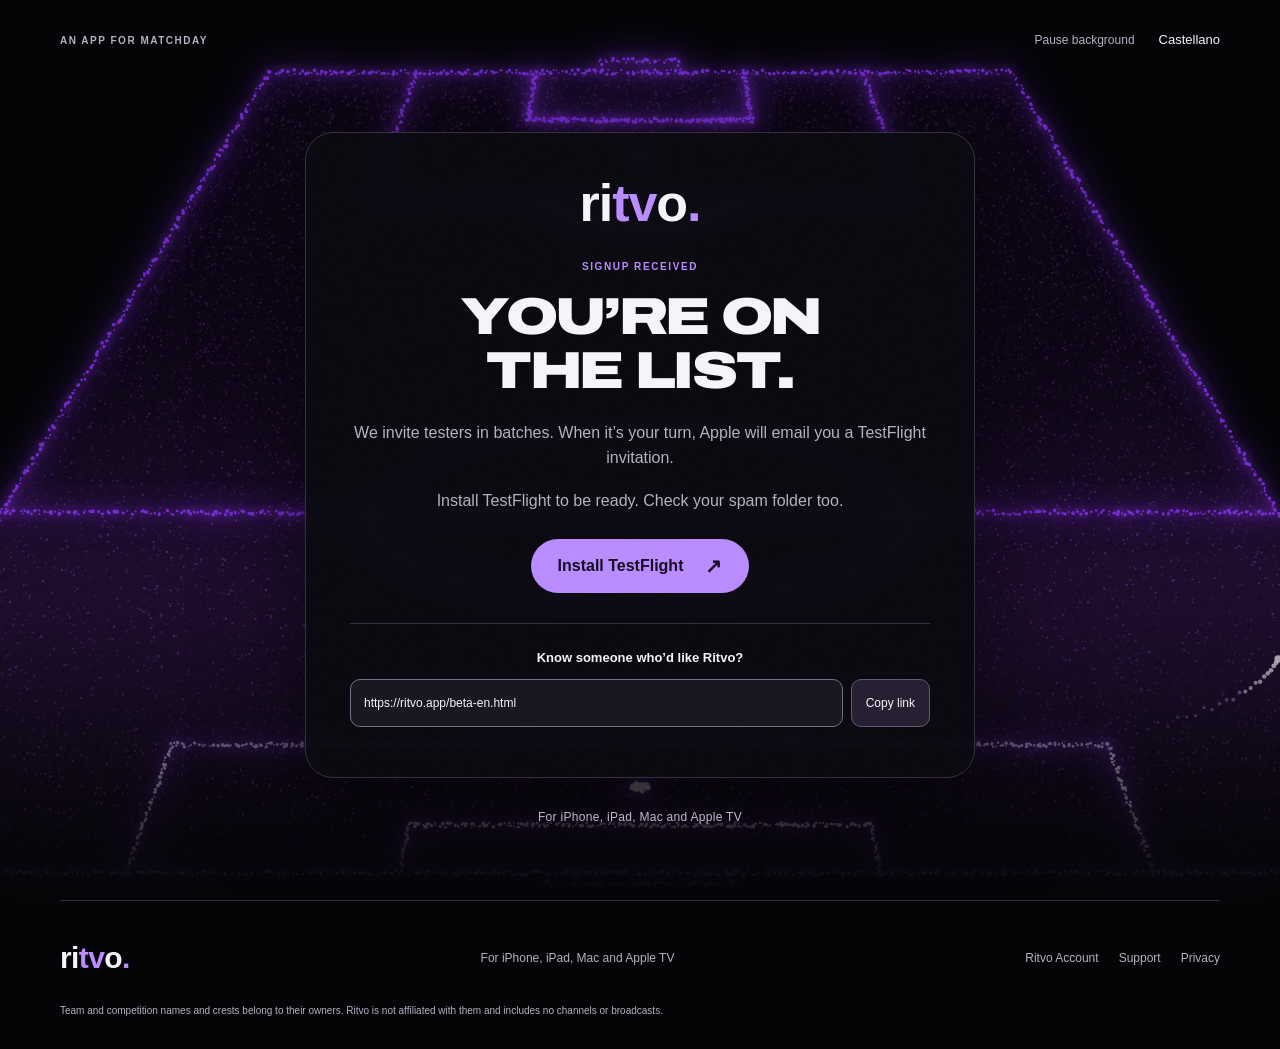
<file: beta-thanks.html>
<!doctype html>
<html lang="en" data-type="software">
<head>
<meta charset="utf-8"><meta name="viewport" content="width=device-width, initial-scale=1">
<meta name="referrer" content="no-referrer"><meta name="theme-color" content="#050508"><meta name="color-scheme" content="dark">
<meta name="page-type" content="software"><meta name="site-kind" content="software">
<title>You’re on the list · Ritvo</title><meta name="description" content="Try Ritvo on TestFlight: scores, stats and your own IPTV playlist. No channels or broadcasts included.">
<link rel="canonical" href="https://ritvo.app/beta-thanks.html">
<link rel="stylesheet" href="beta.css"><link rel="preload" href="beta-assets/archivo-expanded-black.ttf" as="font" type="font/ttf" crossorigin>
<link rel="icon" href="beta-assets/app-icon-192.png" type="image/png"><link rel="apple-touch-icon" href="beta-assets/app-icon-192.png">
<meta property="og:type" content="website"><meta property="og:locale" content="en_GB"><meta property="og:site_name" content="Ritvo">
<meta property="og:title" content="You’re on the list · Ritvo"><meta property="og:description" content="Try Ritvo on TestFlight: scores, stats and your own IPTV playlist. No channels or broadcasts included."><meta property="og:url" content="https://ritvo.app/beta-thanks.html">
<meta property="og:image" content="https://ritvo.app/beta-assets/og-beta-en.jpg"><meta property="og:image:width" content="1200"><meta property="og:image:height" content="630"><meta property="og:image:alt" content="Ritvo beta">
<meta name="twitter:card" content="summary_large_image"><meta name="twitter:title" content="You’re on the list · Ritvo"><meta name="twitter:description" content="Try Ritvo on TestFlight: scores, stats and your own IPTV playlist. No channels or broadcasts included."><meta name="twitter:image" content="https://ritvo.app/beta-assets/og-beta-en.jpg"><meta name="twitter:image:alt" content="Ritvo beta">
<meta name="robots" content="noindex">
<link rel="alternate" hreflang="es" href="beta-gracias.html">
<script src="beta.js" defer></script><script src="pitch.js" defer></script></head><body class="thanks-page">
<a class="skip-link" href="#contenido">Skip to content</a>
<div class="pitch-background" aria-hidden="true"><canvas id="pitch" aria-hidden="true"></canvas></div>
<header class="site-header wrap"><span class="nav-note">AN APP FOR MATCHDAY</span>
<nav aria-label="Main navigation"><button class="motion-toggle" type="button" hidden aria-pressed="false">Pause background</button><a href="beta-gracias.html" lang="es" hreflang="es" data-keep-query>Castellano</a></nav></header>
<main id="contenido"><section class="hero" aria-labelledby="thanks-title"><div class="launch-card thanks-card"><a class="wordmark" href="index.html" aria-label="Ritvo"><span aria-hidden="true">ri<span class="brand-violet">tv</span>o<span class="brand-violet">.</span></span></a><p class="eyebrow">SIGNUP RECEIVED</p><h1 id="thanks-title">YOU’RE ON<br>THE LIST.</h1><p class="lead">We invite testers in batches. When it’s your turn, Apple will email you a TestFlight invitation.</p><p>Install TestFlight to be ready. Check your spam folder too.</p><a class="button" href="https://apps.apple.com/app/testflight/id899247664">Install TestFlight <span aria-hidden="true">↗</span></a><div class="share-block"><label for="share-url">Know someone who’d like Ritvo?</label><div class="share-row"><input id="share-url" readonly value="https://ritvo.app/beta-en.html"><button id="share" type="button" hidden>Copy link</button></div><p id="share-status" role="status" class="hint"></p></div></div><p class="platforms">For iPhone, iPad, Mac and Apple TV</p></section></main><footer class="site-footer wrap"><div class="footer-top"><a class="wordmark" href="index.html" aria-label="Ritvo"><span aria-hidden="true">ri<span class="brand-violet">tv</span>o<span class="brand-violet">.</span></span></a><p>For iPhone, iPad, Mac and Apple TV</p><nav aria-label="Footer"><a href="cuenta/?lang=en">Ritvo Account</a><a href="support.html">Support</a><a href="privacy.html">Privacy</a></nav></div>
<p class="legal">Team and competition names and crests belong to their owners. Ritvo is not affiliated with them and includes no channels or broadcasts.</p>

</footer></body></html>
</file>
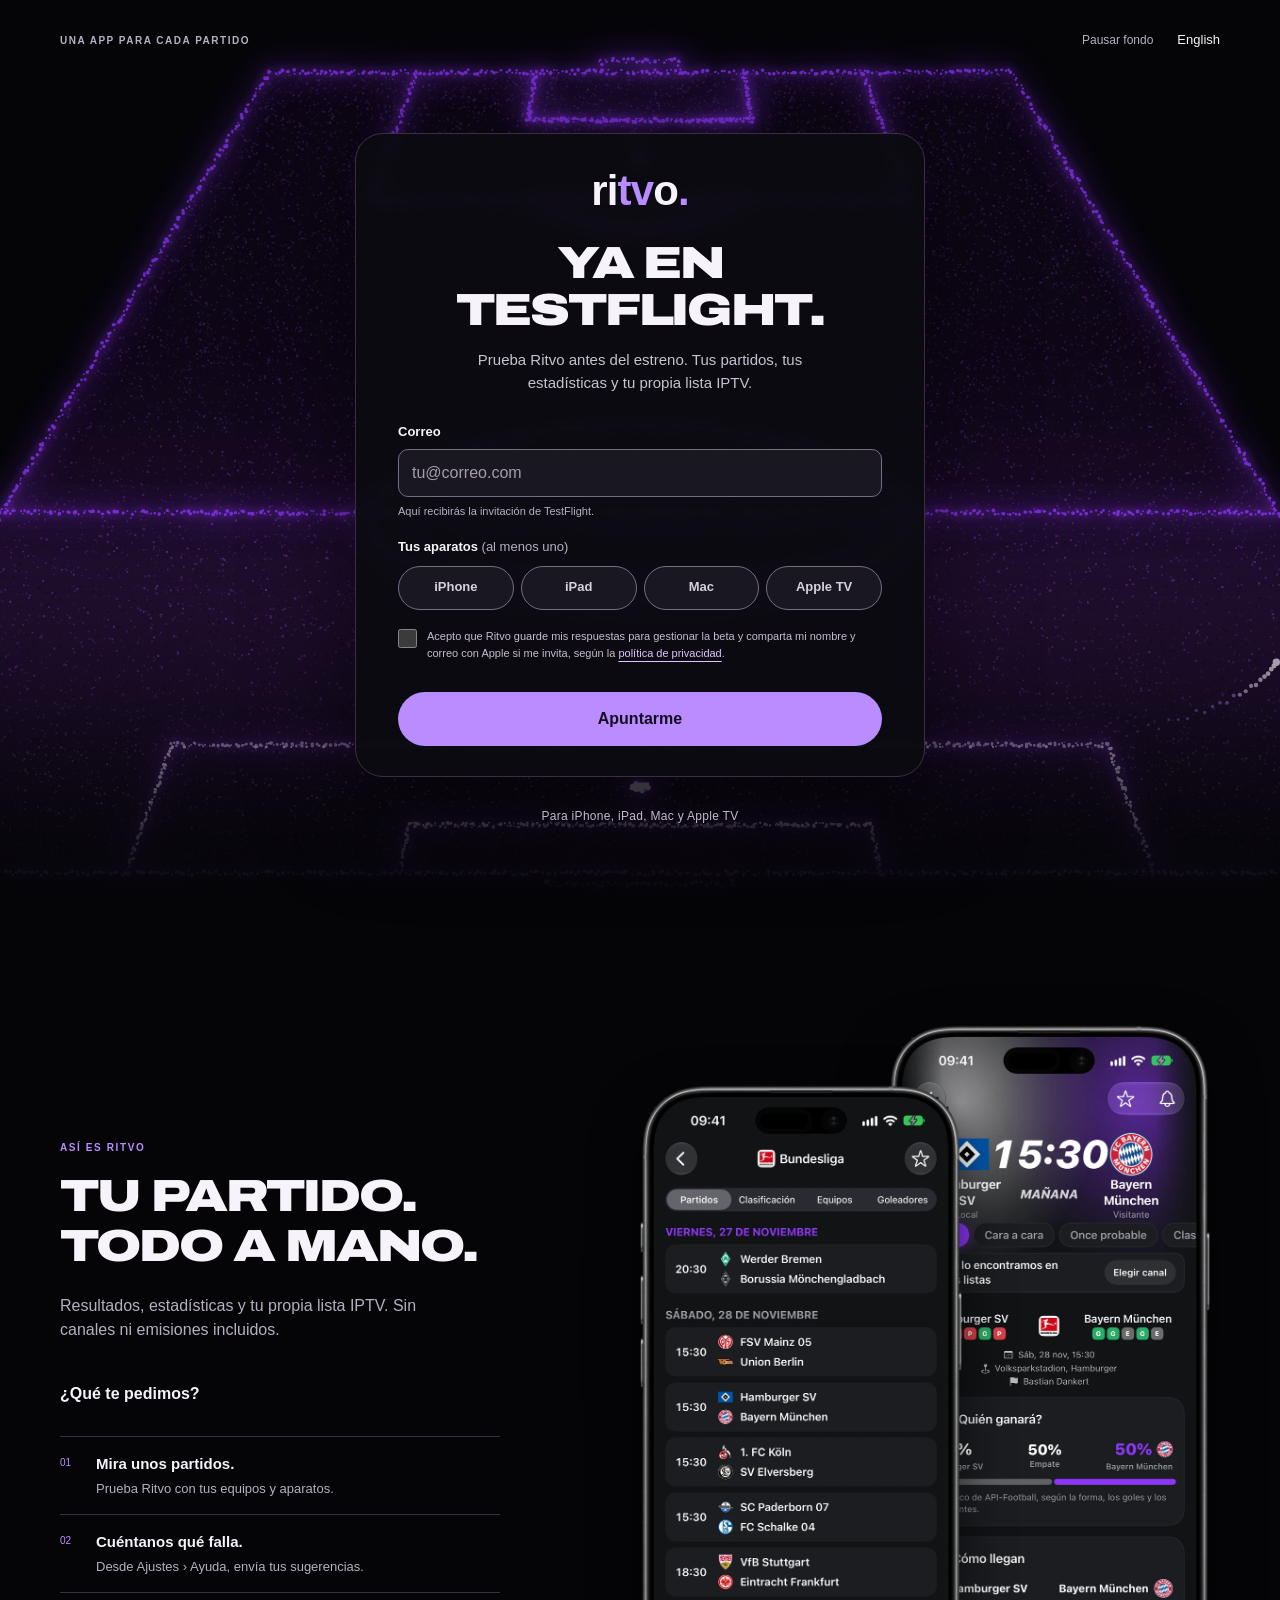
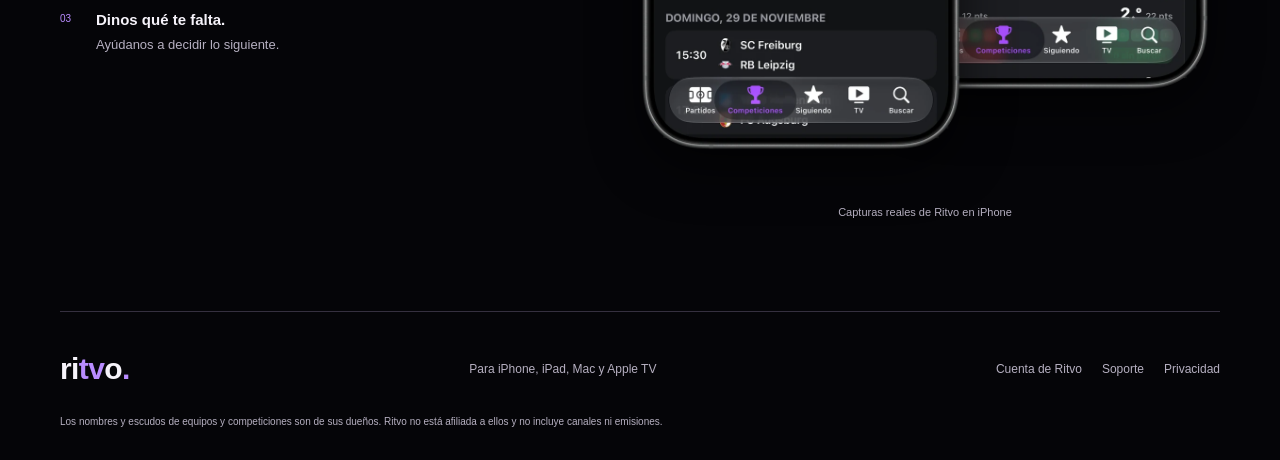
<file: beta.html>
<!doctype html>
<html lang="es" data-type="software">
<head>
<meta charset="utf-8"><meta name="viewport" content="width=device-width, initial-scale=1">
<meta name="referrer" content="no-referrer"><meta name="theme-color" content="#050508"><meta name="color-scheme" content="dark">
<meta name="page-type" content="software"><meta name="site-kind" content="software">
<title>Beta de Ritvo · Ya en TestFlight</title><meta name="description" content="Prueba Ritvo en TestFlight: resultados, estadísticas y tu propia lista IPTV. No incluye canales ni emisiones.">
<link rel="canonical" href="https://ritvo.app/beta.html">
<link rel="stylesheet" href="beta.css"><link rel="preload" href="beta-assets/archivo-expanded-black.ttf" as="font" type="font/ttf" crossorigin>
<link rel="icon" href="beta-assets/app-icon-192.png" type="image/png"><link rel="apple-touch-icon" href="beta-assets/app-icon-192.png">
<meta property="og:type" content="website"><meta property="og:locale" content="es_ES"><meta property="og:site_name" content="Ritvo">
<meta property="og:title" content="Beta de Ritvo · Ya en TestFlight"><meta property="og:description" content="Prueba Ritvo en TestFlight: resultados, estadísticas y tu propia lista IPTV. No incluye canales ni emisiones."><meta property="og:url" content="https://ritvo.app/beta.html">
<meta property="og:image" content="https://ritvo.app/beta-assets/og-beta.jpg"><meta property="og:image:width" content="1200"><meta property="og:image:height" content="630"><meta property="og:image:alt" content="Ritvo en iPhone. Ya en TestFlight.">
<meta name="twitter:card" content="summary_large_image"><meta name="twitter:title" content="Beta de Ritvo · Ya en TestFlight"><meta name="twitter:description" content="Prueba Ritvo en TestFlight: resultados, estadísticas y tu propia lista IPTV. No incluye canales ni emisiones."><meta name="twitter:image" content="https://ritvo.app/beta-assets/og-beta.jpg"><meta name="twitter:image:alt" content="Ritvo en iPhone. Ya en TestFlight.">

<link rel="alternate" hreflang="en" href="beta-en.html">
<script src="beta.js" defer></script><script src="pitch.js" defer></script></head><body class="beta-page">
<a class="skip-link" href="#contenido">Saltar al contenido</a>
<div class="pitch-background" aria-hidden="true"><canvas id="pitch" aria-hidden="true"></canvas></div>
<header class="site-header wrap"><span class="nav-note">UNA APP PARA CADA PARTIDO</span>
<nav aria-label="Navegación principal"><button class="motion-toggle" type="button" hidden aria-pressed="false">Pausar fondo</button><a href="beta-en.html" lang="en" hreflang="en" data-keep-query>English</a></nav></header>
<main id="contenido"><section class="hero" aria-labelledby="formulario"><div class="launch-card signup-card"><a class="wordmark" href="index.html" aria-label="Ritvo"><span aria-hidden="true">ri<span class="brand-violet">tv</span>o<span class="brand-violet">.</span></span></a><form id="signup" action="https://api.ritvo.app/v1/beta/signup" method="post" aria-labelledby="formulario">
<input type="hidden" name="page" value="es">
<div id="step-one"><div class="form-heading"><h1 id="formulario" tabindex="-1">YA EN<br>TESTFLIGHT.</h1><p>Prueba Ritvo antes del estreno. Tus partidos, tus estadísticas y tu propia lista IPTV.</p></div>
<div class="field"><label for="email">Correo</label><input id="email" name="email" type="email" required maxlength="254" autocomplete="email" inputmode="email" autocapitalize="off" spellcheck="false" placeholder="tu@correo.com" aria-describedby="email-hint"><p id="email-hint" class="hint">Aquí recibirás la invitación de TestFlight.</p></div>
<fieldset><legend>Tus aparatos <span class="optional">(al menos uno)</span></legend><div class="choices"><label class="choice"><input type="checkbox" name="devices" value="iphone"><span>iPhone</span></label><label class="choice"><input type="checkbox" name="devices" value="ipad"><span>iPad</span></label><label class="choice"><input type="checkbox" name="devices" value="mac"><span>Mac</span></label><label class="choice"><input type="checkbox" name="devices" value="appletv"><span>Apple TV</span></label></div></fieldset>
<label class="consent"><input type="checkbox" name="consent" value="yes" required><span>Acepto que Ritvo guarde mis respuestas para gestionar la beta y comparta mi nombre y correo con Apple si me invita, según la <a href="privacidad.html#beta">política de privacidad</a>.</span></label>
</div>
<fieldset id="step-two"><legend class="sr-only">Perfil opcional</legend><div class="profile-heading"><p class="eyebrow">OPCIONAL</p><h2 id="profile-title" tabindex="-1">¿Nos cuentas un poco más?</h2><p>Así elegimos a los primeros. Todo lo que viene ahora es opcional.</p></div>
<fieldset><legend>Tu tipo de lista IPTV</legend><div class="choices"><label class="choice"><input type="radio" name="iptv" value="m3u"><span>M3U</span></label><label class="choice"><input type="radio" name="iptv" value="xtream"><span>Xtream</span></label><label class="choice"><input type="radio" name="iptv" value="unsure"><span>No lo sé</span></label><label class="choice"><input type="radio" name="iptv" value="none"><span>No tengo</span></label></div></fieldset>
<div class="pair"><div class="field"><label for="country">País</label><select id="country" name="country" autocomplete="country"><option value="">Elige tu país</option><option value="AF">Afganistán</option><option value="AL">Albania</option><option value="DE">Alemania</option><option value="AD">Andorra</option><option value="AO">Angola</option><option value="AI">Anguila</option><option value="AG">Antigua y Barbuda</option><option value="AQ">Antártida</option><option value="SA">Arabia Saudí</option><option value="DZ">Argelia</option><option value="AR">Argentina</option><option value="AM">Armenia</option><option value="AW">Aruba</option><option value="AU">Australia</option><option value="AT">Austria</option><option value="AZ">Azerbaiyán</option><option value="BS">Bahamas</option><option value="BD">Bangladés</option><option value="BB">Barbados</option><option value="BH">Baréin</option><option value="BZ">Belice</option><option value="BJ">Benín</option><option value="BM">Bermudas</option><option value="BY">Bielorrusia</option><option value="BO">Bolivia</option><option value="BA">Bosnia y Herzegovina</option><option value="BW">Botsuana</option><option value="BR">Brasil</option><option value="BN">Brunéi</option><option value="BG">Bulgaria</option><option value="BF">Burkina Faso</option><option value="BI">Burundi</option><option value="BT">Bután</option><option value="BE">Bélgica</option><option value="CV">Cabo Verde</option><option value="KH">Camboya</option><option value="CM">Camerún</option><option value="CA">Canadá</option><option value="BQ">Caribe neerlandés</option><option value="QA">Catar</option><option value="TD">Chad</option><option value="CZ">Chequia</option><option value="CL">Chile</option><option value="CN">China</option><option value="CY">Chipre</option><option value="VA">Ciudad del Vaticano</option><option value="CO">Colombia</option><option value="KM">Comoras</option><option value="CG">Congo</option><option value="KP">Corea del Norte</option><option value="KR">Corea del Sur</option><option value="CR">Costa Rica</option><option value="HR">Croacia</option><option value="CU">Cuba</option><option value="CW">Curazao</option><option value="CI">Côte d’Ivoire</option><option value="DK">Dinamarca</option><option value="DM">Dominica</option><option value="EC">Ecuador</option><option value="EG">Egipto</option><option value="SV">El Salvador</option><option value="AE">Emiratos Árabes Unidos</option><option value="ER">Eritrea</option><option value="SK">Eslovaquia</option><option value="SI">Eslovenia</option><option value="ES">España</option><option value="US">Estados Unidos</option><option value="EE">Estonia</option><option value="SZ">Esuatini</option><option value="ET">Etiopía</option><option value="PH">Filipinas</option><option value="FI">Finlandia</option><option value="FJ">Fiyi</option><option value="FR">Francia</option><option value="GA">Gabón</option><option value="GM">Gambia</option><option value="GE">Georgia</option><option value="GH">Ghana</option><option value="GI">Gibraltar</option><option value="GD">Granada</option><option value="GR">Grecia</option><option value="GL">Groenlandia</option><option value="GP">Guadalupe</option><option value="GU">Guam</option><option value="GT">Guatemala</option><option value="GF">Guayana Francesa</option><option value="GG">Guernesey</option><option value="GN">Guinea</option><option value="GQ">Guinea Ecuatorial</option><option value="GW">Guinea-Bisáu</option><option value="GY">Guyana</option><option value="HT">Haití</option><option value="HN">Honduras</option><option value="HU">Hungría</option><option value="IN">India</option><option value="ID">Indonesia</option><option value="IQ">Irak</option><option value="IE">Irlanda</option><option value="IR">Irán</option><option value="BV">Isla Bouvet</option><option value="NF">Isla Norfolk</option><option value="IM">Isla de Man</option><option value="CX">Isla de Navidad</option><option value="IS">Islandia</option><option value="AX">Islas Aland</option><option value="KY">Islas Caimán</option><option value="CC">Islas Cocos</option><option value="CK">Islas Cook</option><option value="FO">Islas Feroe</option><option value="GS">Islas Georgia del Sur y Sandwich del Sur</option><option value="HM">Islas Heard y McDonald</option><option value="FK">Islas Malvinas</option><option value="MP">Islas Marianas del Norte</option><option value="MH">Islas Marshall</option><option value="PN">Islas Pitcairn</option><option value="SB">Islas Salomón</option><option value="TC">Islas Turcas y Caicos</option><option value="VG">Islas Vírgenes Británicas</option><option value="VI">Islas Vírgenes de EE. UU.</option><option value="UM">Islas menores alejadas de EE. UU.</option><option value="IL">Israel</option><option value="IT">Italia</option><option value="JM">Jamaica</option><option value="JP">Japón</option><option value="JE">Jersey</option><option value="JO">Jordania</option><option value="KZ">Kazajistán</option><option value="KE">Kenia</option><option value="KG">Kirguistán</option><option value="KI">Kiribati</option><option value="KW">Kuwait</option><option value="LA">Laos</option><option value="LS">Lesoto</option><option value="LV">Letonia</option><option value="LR">Liberia</option><option value="LY">Libia</option><option value="LI">Liechtenstein</option><option value="LT">Lituania</option><option value="LU">Luxemburgo</option><option value="LB">Líbano</option><option value="MK">Macedonia del Norte</option><option value="MG">Madagascar</option><option value="MY">Malasia</option><option value="MW">Malaui</option><option value="MV">Maldivas</option><option value="ML">Mali</option><option value="MT">Malta</option><option value="MA">Marruecos</option><option value="MQ">Martinica</option><option value="MU">Mauricio</option><option value="MR">Mauritania</option><option value="YT">Mayotte</option><option value="FM">Micronesia</option><option value="MD">Moldavia</option><option value="MN">Mongolia</option><option value="ME">Montenegro</option><option value="MS">Montserrat</option><option value="MZ">Mozambique</option><option value="MM">Myanmar (Birmania)</option><option value="MX">México</option><option value="MC">Mónaco</option><option value="NA">Namibia</option><option value="NR">Nauru</option><option value="NP">Nepal</option><option value="NI">Nicaragua</option><option value="NG">Nigeria</option><option value="NU">Niue</option><option value="NO">Noruega</option><option value="NC">Nueva Caledonia</option><option value="NZ">Nueva Zelanda</option><option value="NE">Níger</option><option value="OM">Omán</option><option value="PK">Pakistán</option><option value="PW">Palaos</option><option value="PA">Panamá</option><option value="PG">Papúa Nueva Guinea</option><option value="PY">Paraguay</option><option value="NL">Países Bajos</option><option value="PE">Perú</option><option value="PF">Polinesia Francesa</option><option value="PL">Polonia</option><option value="PT">Portugal</option><option value="PR">Puerto Rico</option><option value="HK">RAE de Hong Kong (China)</option><option value="MO">RAE de Macao (China)</option><option value="GB">Reino Unido</option><option value="CF">República Centroafricana</option><option value="CD">República Democrática del Congo</option><option value="DO">República Dominicana</option><option value="RE">Reunión</option><option value="RW">Ruanda</option><option value="RO">Rumanía</option><option value="RU">Rusia</option><option value="WS">Samoa</option><option value="AS">Samoa Americana</option><option value="BL">San Bartolomé</option><option value="KN">San Cristóbal y Nieves</option><option value="SM">San Marino</option><option value="MF">San Martín</option><option value="PM">San Pedro y Miquelón</option><option value="VC">San Vicente y las Granadinas</option><option value="SH">Santa Elena</option><option value="LC">Santa Lucía</option><option value="ST">Santo Tomé y Príncipe</option><option value="SN">Senegal</option><option value="RS">Serbia</option><option value="SC">Seychelles</option><option value="SL">Sierra Leona</option><option value="SG">Singapur</option><option value="SX">Sint Maarten</option><option value="SY">Siria</option><option value="SO">Somalia</option><option value="LK">Sri Lanka</option><option value="ZA">Sudáfrica</option><option value="SD">Sudán</option><option value="SS">Sudán del Sur</option><option value="SE">Suecia</option><option value="CH">Suiza</option><option value="SR">Surinam</option><option value="SJ">Svalbard y Jan Mayen</option><option value="EH">Sáhara Occidental</option><option value="TH">Tailandia</option><option value="TW">Taiwán</option><option value="TZ">Tanzania</option><option value="TJ">Tayikistán</option><option value="IO">Territorio Británico del Océano Índico</option><option value="TF">Territorios Australes Franceses</option><option value="PS">Territorios Palestinos</option><option value="TL">Timor-Leste</option><option value="TG">Togo</option><option value="TK">Tokelau</option><option value="TO">Tonga</option><option value="TT">Trinidad y Tobago</option><option value="TM">Turkmenistán</option><option value="TR">Turquía</option><option value="TV">Tuvalu</option><option value="TN">Túnez</option><option value="UA">Ucrania</option><option value="UG">Uganda</option><option value="UY">Uruguay</option><option value="UZ">Uzbekistán</option><option value="VU">Vanuatu</option><option value="VE">Venezuela</option><option value="VN">Vietnam</option><option value="WF">Wallis y Futuna</option><option value="YE">Yemen</option><option value="DJ">Yibuti</option><option value="ZM">Zambia</option><option value="ZW">Zimbabue</option></select></div>
<div class="field"><label for="language">Idioma de la app</label><select id="language" name="language"><option value="es" selected>Castellano</option><option value="en" >Inglés</option><option value="other">Otro</option></select></div></div>
<div class="field"><label for="sports">Deportes, ligas y equipos</label><textarea id="sports" name="sports" maxlength="300" rows="2" placeholder="Fútbol, Bundesliga, Hamburgo…"></textarea></div>
<fieldset><legend>¿Cómo lo ves hoy?</legend><div class="choices"><label class="choice"><input type="checkbox" name="watch" value="paytv"><span>Tele de pago</span></label><label class="choice"><input type="checkbox" name="watch" value="streaming"><span>Apps oficiales</span></label><label class="choice"><input type="checkbox" name="watch" value="iptv_app"><span>Otra app IPTV</span></label><label class="choice"><input type="checkbox" name="watch" value="web"><span>Navegador</span></label><label class="choice"><input type="checkbox" name="watch" value="other"><span>Otra forma</span></label></div></fieldset>
<div class="field"><label for="expectations">¿Qué esperas de Ritvo?</label><textarea id="expectations" name="expectations" maxlength="600" rows="2" placeholder=""></textarea></div>
<fieldset><legend>¿Cómo nos conociste?</legend><div class="choices"><label class="choice"><input type="radio" name="source" value="mastodon"><span>Mastodon</span></label><label class="choice"><input type="radio" name="source" value="telegram"><span>Telegram</span></label><label class="choice"><input type="radio" name="source" value="other"><span>Otro</span></label></div></fieldset>
<div class="pair"><div class="field"><label for="name">Nombre (opcional)</label><input id="name" name="name" maxlength="80" autocomplete="name" placeholder=""></div><div class="field"><label for="models">Modelo (opcional)</label><input id="models" name="models" maxlength="200" autocomplete="off" placeholder="iPhone 17, iOS 26…"></div></div>
</fieldset>
<div class="trap" aria-hidden="true"><label for="website">Deja este campo vacío</label><input id="website" name="website" tabindex="-1" autocomplete="off"></div>
<div class="form-actions"><button class="button" type="submit" id="submit">Apuntarme</button><a class="skip-profile" id="skip-profile" href="beta-gracias.html" hidden>Ahora no</a></div>
<p id="status" class="status" role="status" aria-live="polite" aria-atomic="true"></p><p id="beta-count" class="beta-count" hidden></p>
</form></div><p class="platforms">Para iPhone, iPad, Mac y Apple TV</p></section><section class="showcase wrap" aria-labelledby="app-title"><div class="showcase-copy"><p class="eyebrow">ASÍ ES RITVO</p><h2 id="app-title">TU PARTIDO.<br>TODO A MANO.</h2><p class="showcase-lead">Resultados, estadísticas y tu propia lista IPTV. Sin canales ni emisiones incluidos.</p><h3>¿Qué te pedimos?</h3><ol class="benefits"><li><strong>Mira unos partidos.</strong><span>Prueba Ritvo con tus equipos y aparatos.</span></li><li><strong>Cuéntanos qué falla.</strong><span>Desde Ajustes › Ayuda, envía tus sugerencias.</span></li><li><strong>Dinos qué te falta.</strong><span>Ayúdanos a decidir lo siguiente.</span></li></ol></div><figure class="phones"><div class="phone-pair"><img class="device device-0" src="beta-assets/iphone-jornada-es-700.webp" srcset="beta-assets/iphone-jornada-es-700.webp 700w, beta-assets/iphone-jornada-es-1100.webp 1100w" sizes="(max-width: 600px) 52vw, 310px" width="700" height="1431" alt="Ritvo en iPhone: la jornada de la Bundesliga" loading="lazy" decoding="async"><img class="device device-1" src="beta-assets/iphone-hamburgo-es-700.webp" srcset="beta-assets/iphone-hamburgo-es-700.webp 700w, beta-assets/iphone-hamburgo-es-1100.webp 1100w" sizes="(max-width: 600px) 52vw, 310px" width="700" height="1431" alt="Ritvo en iPhone: ficha del Hamburgo–Bayern" loading="lazy" decoding="async"></div><figcaption>Capturas reales de Ritvo en iPhone</figcaption></figure></section></main><footer class="site-footer wrap"><div class="footer-top"><a class="wordmark" href="index.html" aria-label="Ritvo"><span aria-hidden="true">ri<span class="brand-violet">tv</span>o<span class="brand-violet">.</span></span></a><p>Para iPhone, iPad, Mac y Apple TV</p><nav aria-label="Pie de página"><a href="cuenta/">Cuenta de Ritvo</a><a href="soporte.html">Soporte</a><a href="privacidad.html">Privacidad</a></nav></div>
<p class="legal">Los nombres y escudos de equipos y competiciones son de sus dueños. Ritvo no está afiliada a ellos y no incluye canales ni emisiones.</p>

</footer></body></html>
</file>
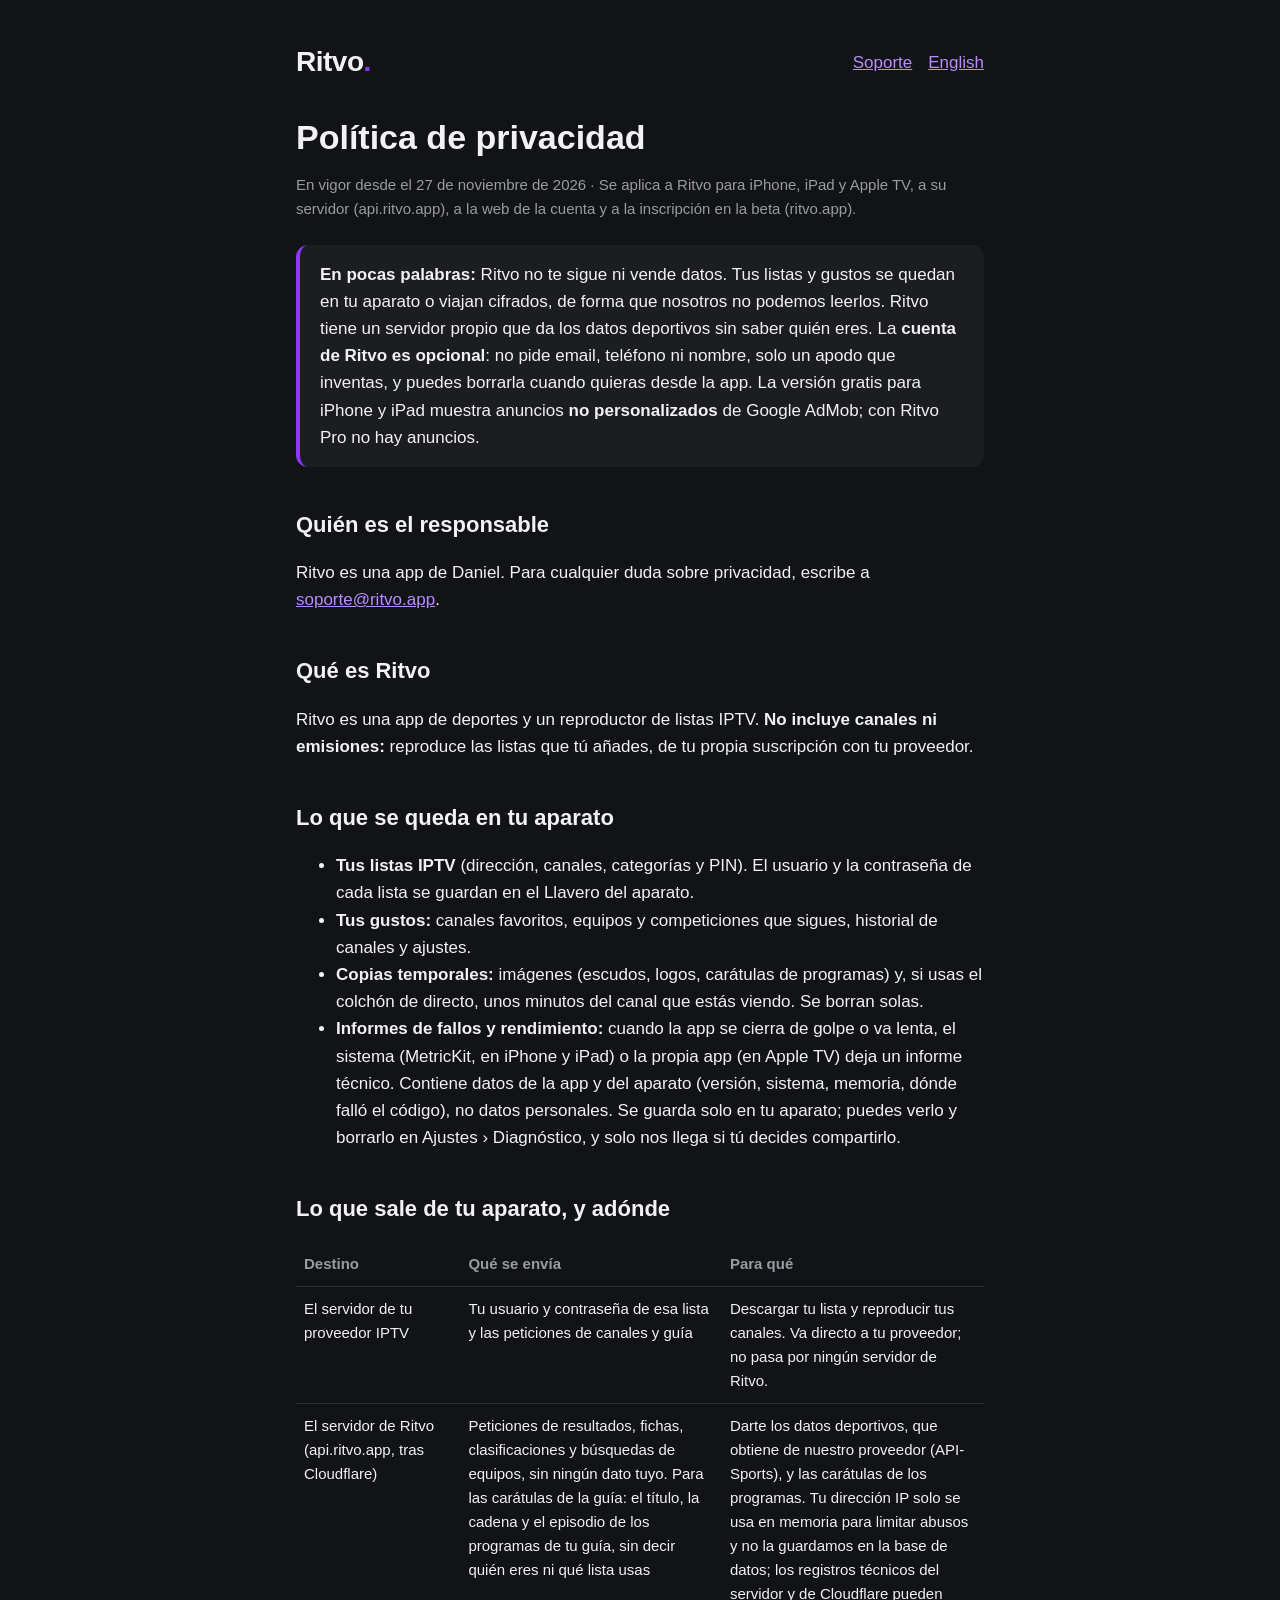
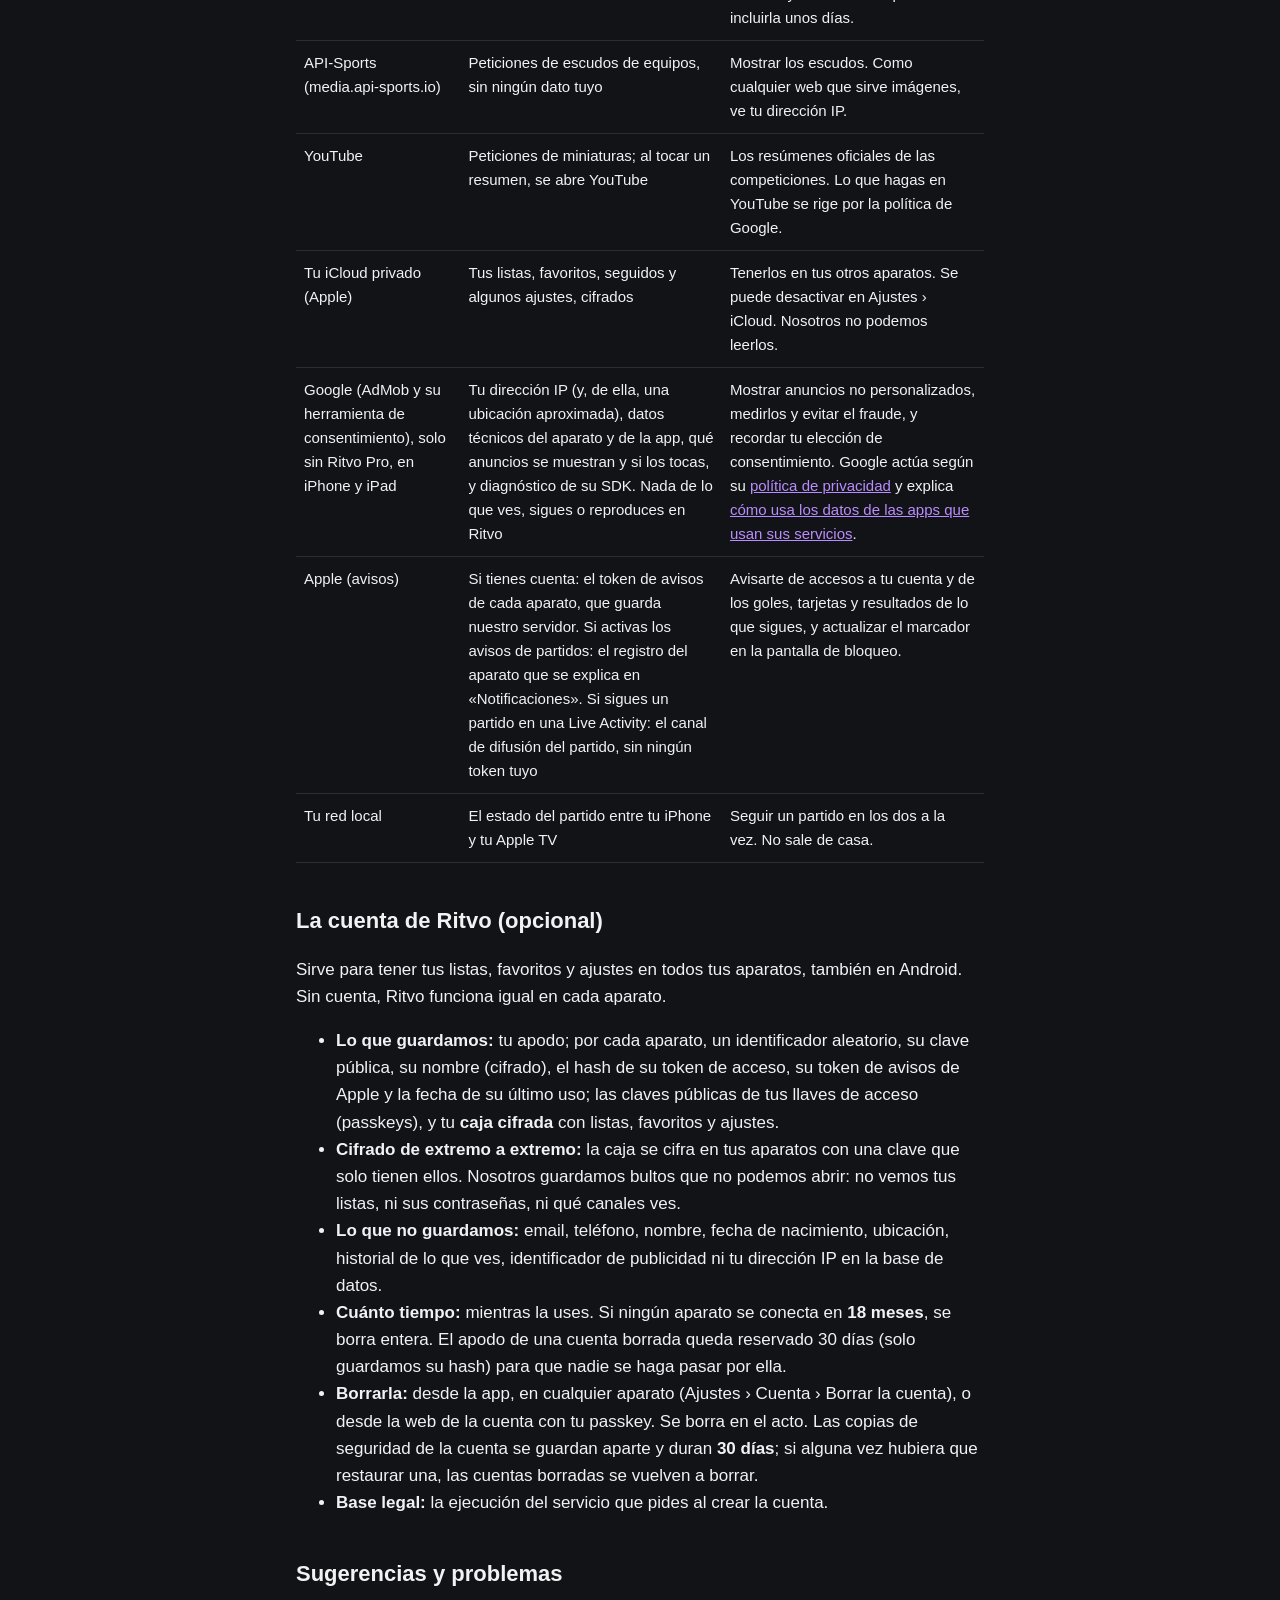
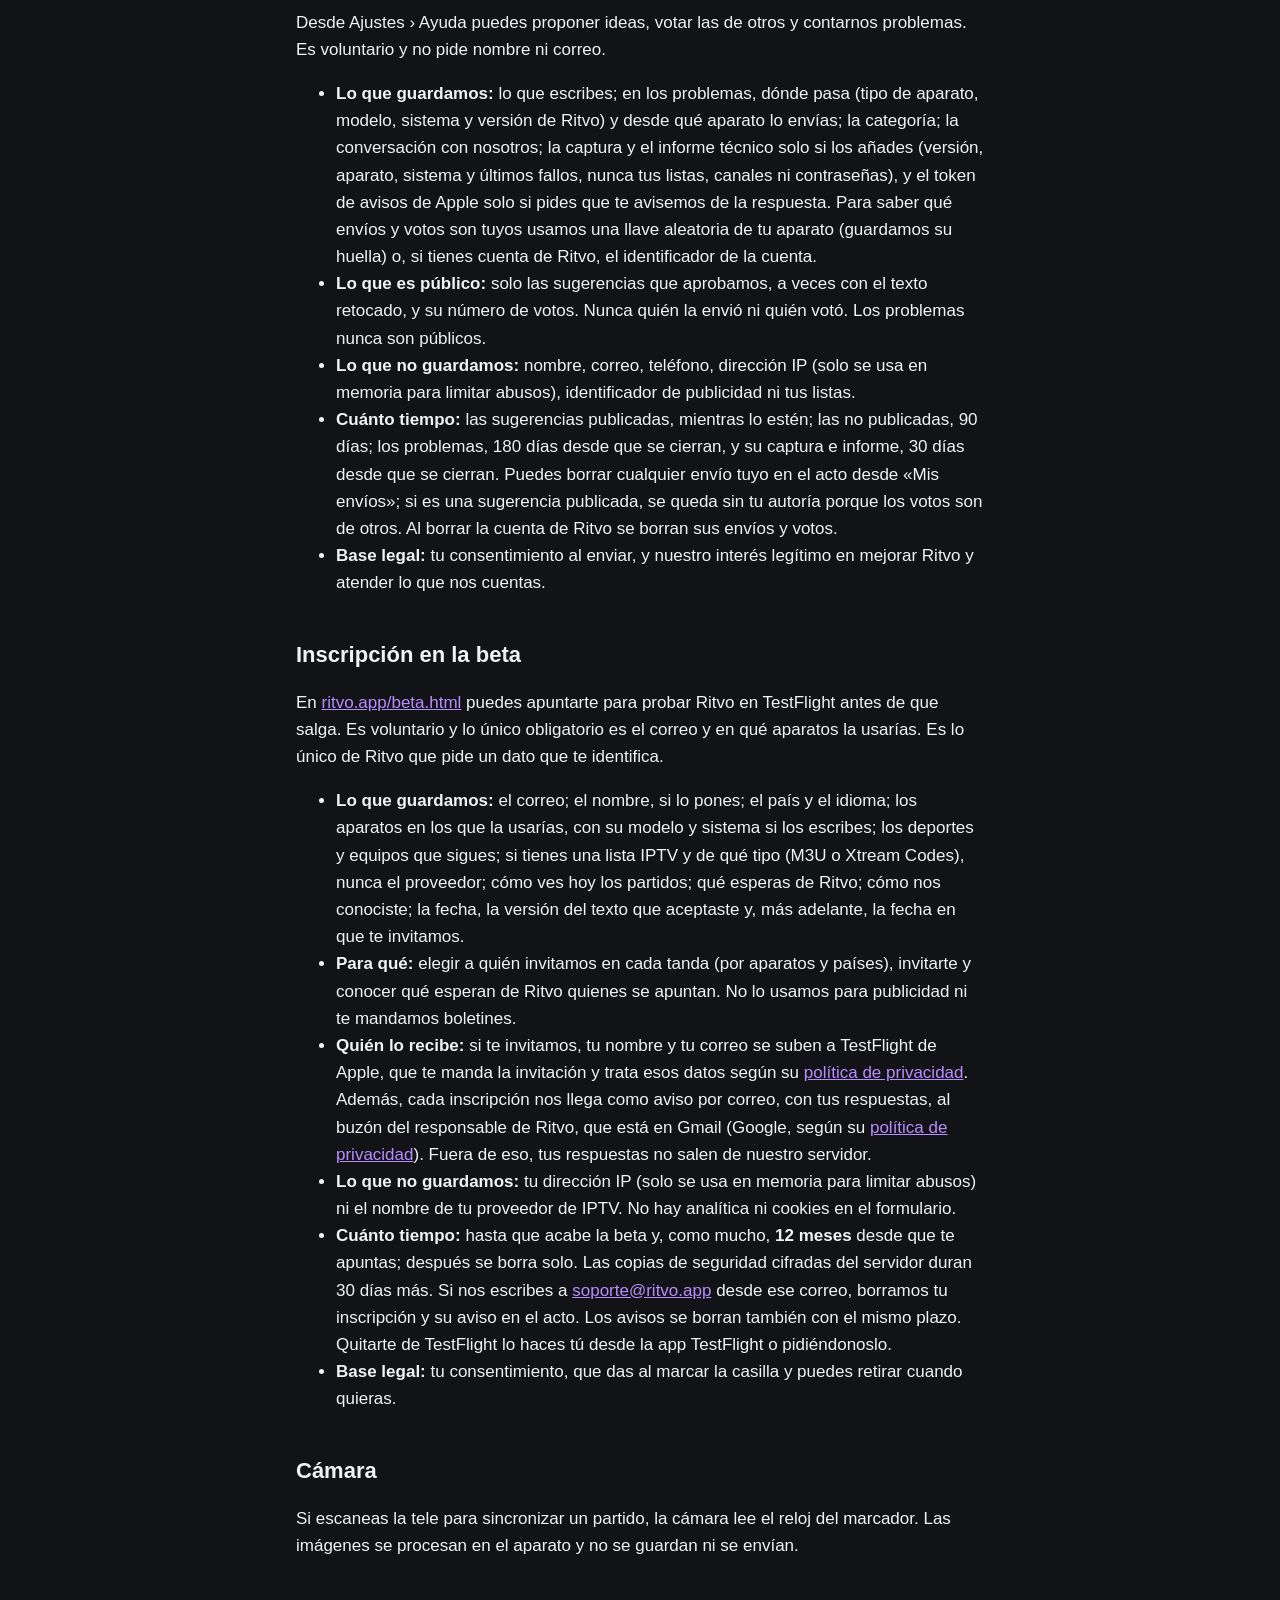
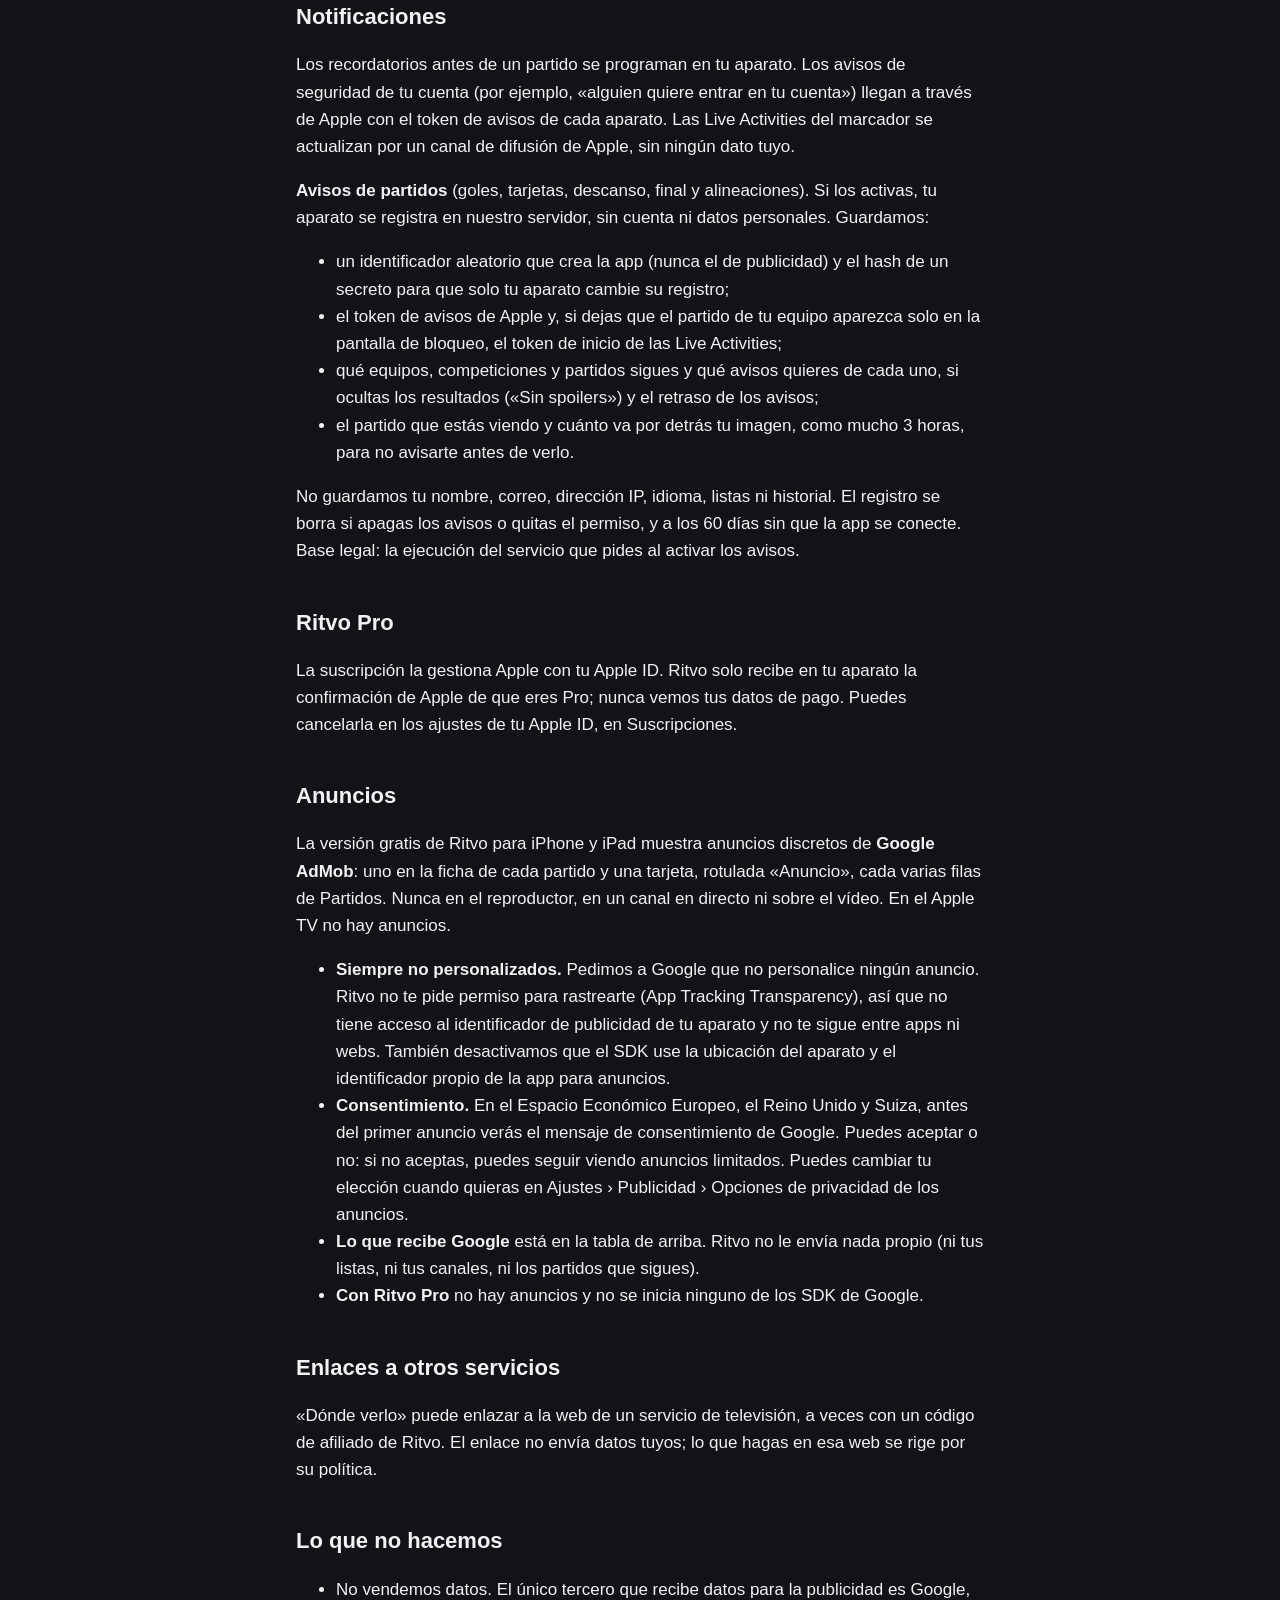
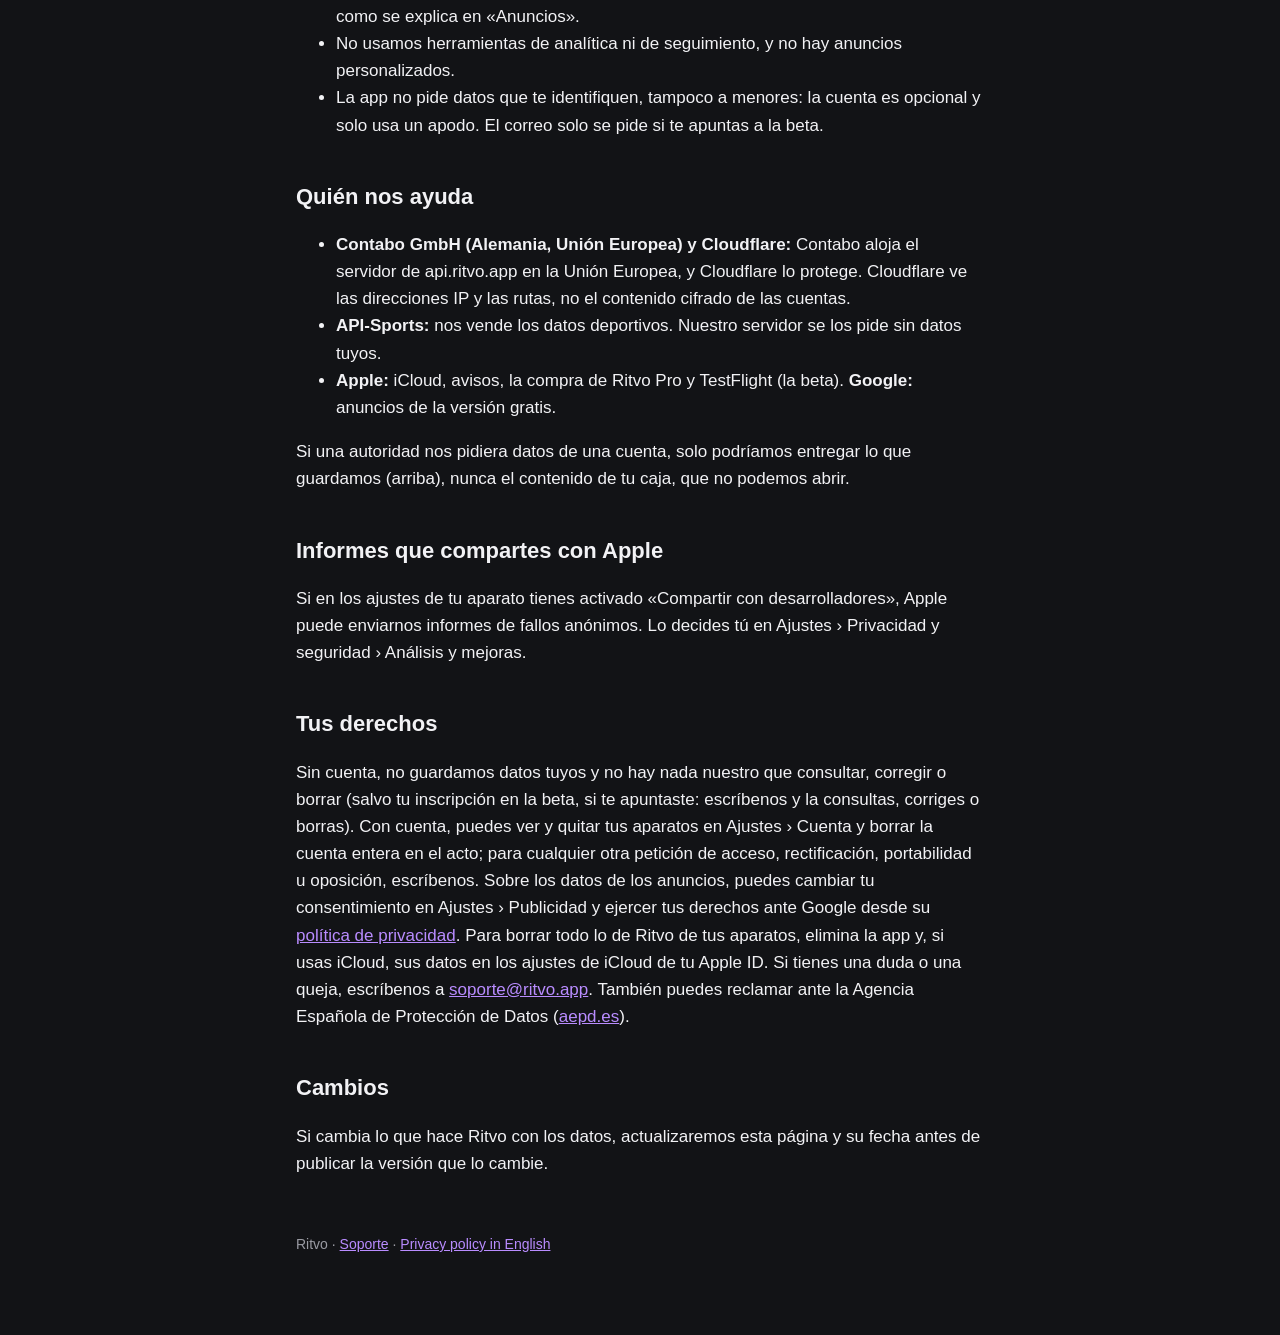
<file: privacidad.html>
<!doctype html>
<html lang="es">
<head>
  <meta charset="utf-8">
  <meta name="viewport" content="width=device-width, initial-scale=1">
  <title>Política de privacidad · Ritvo</title>
  <meta name="description" content="Qué datos usa Ritvo, dónde se quedan y qué sale de tu aparato.">
  <link rel="alternate" hreflang="en" href="privacy.html">
  <link rel="stylesheet" href="estilo.css">
</head>
<body>
<main>
  <header>
    <a class="wordmark" href="index.html">Ritvo<span>.</span></a>
    <nav><a href="soporte.html">Soporte</a><a href="privacy.html" hreflang="en">English</a></nav>
  </header>

  <h1>Política de privacidad</h1>
  <!-- Pendiente de la revisión jurídica (B-200). -->
  <p class="meta">En vigor desde el 27 de noviembre de 2026 · Se aplica a Ritvo para iPhone, iPad y Apple TV, a su servidor (api.ritvo.app), a la web de la cuenta y a la inscripción en la beta (ritvo.app).</p>

  <div class="summary">
    <p><strong>En pocas palabras:</strong> Ritvo no te sigue ni vende datos. Tus listas y gustos se quedan en tu aparato o viajan cifrados, de forma que nosotros no podemos leerlos. Ritvo tiene un servidor propio que da los datos deportivos sin saber quién eres. La <strong>cuenta de Ritvo es opcional</strong>: no pide email, teléfono ni nombre, solo un apodo que inventas, y puedes borrarla cuando quieras desde la app. La versión gratis para iPhone y iPad muestra anuncios <strong>no personalizados</strong> de Google AdMob; con Ritvo Pro no hay anuncios.</p>
  </div>

  <h2>Quién es el responsable</h2>
  <p>Ritvo es una app de Daniel. Para cualquier duda sobre privacidad, escribe a <a href="mailto:soporte@ritvo.app">soporte@ritvo.app</a>.</p>

  <h2>Qué es Ritvo</h2>
  <p>Ritvo es una app de deportes y un reproductor de listas IPTV. <strong>No incluye canales ni emisiones:</strong> reproduce las listas que tú añades, de tu propia suscripción con tu proveedor.</p>

  <h2>Lo que se queda en tu aparato</h2>
  <ul>
    <li><strong>Tus listas IPTV</strong> (dirección, canales, categorías y PIN). El usuario y la contraseña de cada lista se guardan en el Llavero del aparato.</li>
    <li><strong>Tus gustos:</strong> canales favoritos, equipos y competiciones que sigues, historial de canales y ajustes.</li>
    <li><strong>Copias temporales:</strong> imágenes (escudos, logos, carátulas de programas) y, si usas el colchón de directo, unos minutos del canal que estás viendo. Se borran solas.</li>
    <li><strong>Informes de fallos y rendimiento:</strong> cuando la app se cierra de golpe o va lenta, el sistema (MetricKit, en iPhone y iPad) o la propia app (en Apple TV) deja un informe técnico. Contiene datos de la app y del aparato (versión, sistema, memoria, dónde falló el código), no datos personales. Se guarda solo en tu aparato; puedes verlo y borrarlo en Ajustes › Diagnóstico, y solo nos llega si tú decides compartirlo.</li>
  </ul>

  <h2>Lo que sale de tu aparato, y adónde</h2>
  <table>
    <thead><tr><th>Destino</th><th>Qué se envía</th><th>Para qué</th></tr></thead>
    <tbody>
      <tr><td>El servidor de tu proveedor IPTV</td><td>Tu usuario y contraseña de esa lista y las peticiones de canales y guía</td><td>Descargar tu lista y reproducir tus canales. Va directo a tu proveedor; no pasa por ningún servidor de Ritvo.</td></tr>
      <tr><td>El servidor de Ritvo (api.ritvo.app, tras Cloudflare)</td><td>Peticiones de resultados, fichas, clasificaciones y búsquedas de equipos, sin ningún dato tuyo. Para las carátulas de la guía: el título, la cadena y el episodio de los programas de tu guía, sin decir quién eres ni qué lista usas</td><td>Darte los datos deportivos, que obtiene de nuestro proveedor (API-Sports), y las carátulas de los programas. Tu dirección IP solo se usa en memoria para limitar abusos y no la guardamos en la base de datos; los registros técnicos del servidor y de Cloudflare pueden incluirla unos días.</td></tr>
      <tr><td>API-Sports (media.api-sports.io)</td><td>Peticiones de escudos de equipos, sin ningún dato tuyo</td><td>Mostrar los escudos. Como cualquier web que sirve imágenes, ve tu dirección IP.</td></tr>
      <tr><td>YouTube</td><td>Peticiones de miniaturas; al tocar un resumen, se abre YouTube</td><td>Los resúmenes oficiales de las competiciones. Lo que hagas en YouTube se rige por la política de Google.</td></tr>
      <tr><td>Tu iCloud privado (Apple)</td><td>Tus listas, favoritos, seguidos y algunos ajustes, cifrados</td><td>Tenerlos en tus otros aparatos. Se puede desactivar en Ajustes › iCloud. Nosotros no podemos leerlos.</td></tr>
      <tr><td>Google (AdMob y su herramienta de consentimiento), solo sin Ritvo Pro, en iPhone y iPad</td><td>Tu dirección IP (y, de ella, una ubicación aproximada), datos técnicos del aparato y de la app, qué anuncios se muestran y si los tocas, y diagnóstico de su SDK. Nada de lo que ves, sigues o reproduces en Ritvo</td><td>Mostrar anuncios no personalizados, medirlos y evitar el fraude, y recordar tu elección de consentimiento. Google actúa según su <a href="https://policies.google.com/privacy">política de privacidad</a> y explica <a href="https://policies.google.com/technologies/partner-sites">cómo usa los datos de las apps que usan sus servicios</a>.</td></tr>
      <tr><td>Apple (avisos)</td><td>Si tienes cuenta: el token de avisos de cada aparato, que guarda nuestro servidor. Si activas los avisos de partidos: el registro del aparato que se explica en «Notificaciones». Si sigues un partido en una Live Activity: el canal de difusión del partido, sin ningún token tuyo</td><td>Avisarte de accesos a tu cuenta y de los goles, tarjetas y resultados de lo que sigues, y actualizar el marcador en la pantalla de bloqueo.</td></tr>
      <tr><td>Tu red local</td><td>El estado del partido entre tu iPhone y tu Apple TV</td><td>Seguir un partido en los dos a la vez. No sale de casa.</td></tr>
    </tbody>
  </table>

  <h2>La cuenta de Ritvo (opcional)</h2>
  <p>Sirve para tener tus listas, favoritos y ajustes en todos tus aparatos, también en Android. Sin cuenta, Ritvo funciona igual en cada aparato.</p>
  <ul>
    <li><strong>Lo que guardamos:</strong> tu apodo; por cada aparato, un identificador aleatorio, su clave pública, su nombre (cifrado), el hash de su token de acceso, su token de avisos de Apple y la fecha de su último uso; las claves públicas de tus llaves de acceso (passkeys), y tu <strong>caja cifrada</strong> con listas, favoritos y ajustes.</li>
    <li><strong>Cifrado de extremo a extremo:</strong> la caja se cifra en tus aparatos con una clave que solo tienen ellos. Nosotros guardamos bultos que no podemos abrir: no vemos tus listas, ni sus contraseñas, ni qué canales ves.</li>
    <li><strong>Lo que no guardamos:</strong> email, teléfono, nombre, fecha de nacimiento, ubicación, historial de lo que ves, identificador de publicidad ni tu dirección IP en la base de datos.</li>
    <li><strong>Cuánto tiempo:</strong> mientras la uses. Si ningún aparato se conecta en <strong>18 meses</strong>, se borra entera. El apodo de una cuenta borrada queda reservado 30 días (solo guardamos su hash) para que nadie se haga pasar por ella.</li>
    <li><strong>Borrarla:</strong> desde la app, en cualquier aparato (Ajustes › Cuenta › Borrar la cuenta), o desde la web de la cuenta con tu passkey. Se borra en el acto. Las copias de seguridad de la cuenta se guardan aparte y duran <strong>30 días</strong>; si alguna vez hubiera que restaurar una, las cuentas borradas se vuelven a borrar.</li>
    <li><strong>Base legal:</strong> la ejecución del servicio que pides al crear la cuenta.</li>
  </ul>

  <h2>Sugerencias y problemas</h2>
  <p>Desde Ajustes › Ayuda puedes proponer ideas, votar las de otros y contarnos problemas. Es voluntario y no pide nombre ni correo.</p>
  <ul>
    <li><strong>Lo que guardamos:</strong> lo que escribes; en los problemas, dónde pasa (tipo de aparato, modelo, sistema y versión de Ritvo) y desde qué aparato lo envías; la categoría; la conversación con nosotros; la captura y el informe técnico solo si los añades (versión, aparato, sistema y últimos fallos, nunca tus listas, canales ni contraseñas), y el token de avisos de Apple solo si pides que te avisemos de la respuesta. Para saber qué envíos y votos son tuyos usamos una llave aleatoria de tu aparato (guardamos su huella) o, si tienes cuenta de Ritvo, el identificador de la cuenta.</li>
    <li><strong>Lo que es público:</strong> solo las sugerencias que aprobamos, a veces con el texto retocado, y su número de votos. Nunca quién la envió ni quién votó. Los problemas nunca son públicos.</li>
    <li><strong>Lo que no guardamos:</strong> nombre, correo, teléfono, dirección IP (solo se usa en memoria para limitar abusos), identificador de publicidad ni tus listas.</li>
    <li><strong>Cuánto tiempo:</strong> las sugerencias publicadas, mientras lo estén; las no publicadas, 90 días; los problemas, 180 días desde que se cierran, y su captura e informe, 30 días desde que se cierran. Puedes borrar cualquier envío tuyo en el acto desde «Mis envíos»; si es una sugerencia publicada, se queda sin tu autoría porque los votos son de otros. Al borrar la cuenta de Ritvo se borran sus envíos y votos.</li>
    <li><strong>Base legal:</strong> tu consentimiento al enviar, y nuestro interés legítimo en mejorar Ritvo y atender lo que nos cuentas.</li>
  </ul>

  <h2 id="beta">Inscripción en la beta</h2>
  <p>En <a href="beta.html">ritvo.app/beta.html</a> puedes apuntarte para probar Ritvo en TestFlight antes de que salga. Es voluntario y lo único obligatorio es el correo y en qué aparatos la usarías. Es lo único de Ritvo que pide un dato que te identifica.</p>
  <ul>
    <li><strong>Lo que guardamos:</strong> el correo; el nombre, si lo pones; el país y el idioma; los aparatos en los que la usarías, con su modelo y sistema si los escribes; los deportes y equipos que sigues; si tienes una lista IPTV y de qué tipo (M3U o Xtream Codes), nunca el proveedor; cómo ves hoy los partidos; qué esperas de Ritvo; cómo nos conociste; la fecha, la versión del texto que aceptaste y, más adelante, la fecha en que te invitamos.</li>
    <li><strong>Para qué:</strong> elegir a quién invitamos en cada tanda (por aparatos y países), invitarte y conocer qué esperan de Ritvo quienes se apuntan. No lo usamos para publicidad ni te mandamos boletines.</li>
    <li><strong>Quién lo recibe:</strong> si te invitamos, tu nombre y tu correo se suben a TestFlight de Apple, que te manda la invitación y trata esos datos según su <a href="https://www.apple.com/legal/privacy/">política de privacidad</a>. Además, cada inscripción nos llega como aviso por correo, con tus respuestas, al buzón del responsable de Ritvo, que está en Gmail (Google, según su <a href="https://policies.google.com/privacy">política de privacidad</a>). Fuera de eso, tus respuestas no salen de nuestro servidor.</li>
    <li><strong>Lo que no guardamos:</strong> tu dirección IP (solo se usa en memoria para limitar abusos) ni el nombre de tu proveedor de IPTV. No hay analítica ni cookies en el formulario.</li>
    <li><strong>Cuánto tiempo:</strong> hasta que acabe la beta y, como mucho, <strong>12 meses</strong> desde que te apuntas; después se borra solo. Las copias de seguridad cifradas del servidor duran 30 días más. Si nos escribes a <a href="mailto:soporte@ritvo.app">soporte@ritvo.app</a> desde ese correo, borramos tu inscripción y su aviso en el acto. Los avisos se borran también con el mismo plazo. Quitarte de TestFlight lo haces tú desde la app TestFlight o pidiéndonoslo.</li>
    <li><strong>Base legal:</strong> tu consentimiento, que das al marcar la casilla y puedes retirar cuando quieras.</li>
  </ul>

  <h2>Cámara</h2>
  <p>Si escaneas la tele para sincronizar un partido, la cámara lee el reloj del marcador. Las imágenes se procesan en el aparato y no se guardan ni se envían.</p>

  <h2>Notificaciones</h2>
  <p>Los recordatorios antes de un partido se programan en tu aparato. Los avisos de seguridad de tu cuenta (por ejemplo, «alguien quiere entrar en tu cuenta») llegan a través de Apple con el token de avisos de cada aparato. Las Live Activities del marcador se actualizan por un canal de difusión de Apple, sin ningún dato tuyo.</p>
  <p><strong>Avisos de partidos</strong> (goles, tarjetas, descanso, final y alineaciones). Si los activas, tu aparato se registra en nuestro servidor, sin cuenta ni datos personales. Guardamos:</p>
  <ul>
    <li>un identificador aleatorio que crea la app (nunca el de publicidad) y el hash de un secreto para que solo tu aparato cambie su registro;</li>
    <li>el token de avisos de Apple y, si dejas que el partido de tu equipo aparezca solo en la pantalla de bloqueo, el token de inicio de las Live Activities;</li>
    <li>qué equipos, competiciones y partidos sigues y qué avisos quieres de cada uno, si ocultas los resultados («Sin spoilers») y el retraso de los avisos;</li>
    <li>el partido que estás viendo y cuánto va por detrás tu imagen, como mucho 3 horas, para no avisarte antes de verlo.</li>
  </ul>
  <p>No guardamos tu nombre, correo, dirección IP, idioma, listas ni historial. El registro se borra si apagas los avisos o quitas el permiso, y a los 60 días sin que la app se conecte. Base legal: la ejecución del servicio que pides al activar los avisos.</p>

  <h2>Ritvo Pro</h2>
  <p>La suscripción la gestiona Apple con tu Apple ID. Ritvo solo recibe en tu aparato la confirmación de Apple de que eres Pro; nunca vemos tus datos de pago. Puedes cancelarla en los ajustes de tu Apple ID, en Suscripciones.</p>

  <h2>Anuncios</h2>
  <p>La versión gratis de Ritvo para iPhone y iPad muestra anuncios discretos de <strong>Google AdMob</strong>: uno en la ficha de cada partido y una tarjeta, rotulada «Anuncio», cada varias filas de Partidos. Nunca en el reproductor, en un canal en directo ni sobre el vídeo. En el Apple TV no hay anuncios.</p>
  <ul>
    <li><strong>Siempre no personalizados.</strong> Pedimos a Google que no personalice ningún anuncio. Ritvo no te pide permiso para rastrearte (App Tracking Transparency), así que no tiene acceso al identificador de publicidad de tu aparato y no te sigue entre apps ni webs. También desactivamos que el SDK use la ubicación del aparato y el identificador propio de la app para anuncios.</li>
    <li><strong>Consentimiento.</strong> En el Espacio Económico Europeo, el Reino Unido y Suiza, antes del primer anuncio verás el mensaje de consentimiento de Google. Puedes aceptar o no: si no aceptas, puedes seguir viendo anuncios limitados. Puedes cambiar tu elección cuando quieras en Ajustes › Publicidad › Opciones de privacidad de los anuncios.</li>
    <li><strong>Lo que recibe Google</strong> está en la tabla de arriba. Ritvo no le envía nada propio (ni tus listas, ni tus canales, ni los partidos que sigues).</li>
    <li><strong>Con Ritvo Pro</strong> no hay anuncios y no se inicia ninguno de los SDK de Google.</li>
  </ul>

  <h2>Enlaces a otros servicios</h2>
  <p>«Dónde verlo» puede enlazar a la web de un servicio de televisión, a veces con un código de afiliado de Ritvo. El enlace no envía datos tuyos; lo que hagas en esa web se rige por su política.</p>

  <h2>Lo que no hacemos</h2>
  <ul>
    <li>No vendemos datos. El único tercero que recibe datos para la publicidad es Google, como se explica en «Anuncios».</li>
    <li>No usamos herramientas de analítica ni de seguimiento, y no hay anuncios personalizados.</li>
    <li>La app no pide datos que te identifiquen, tampoco a menores: la cuenta es opcional y solo usa un apodo. El correo solo se pide si te apuntas a la beta.</li>
  </ul>

  <h2>Quién nos ayuda</h2>
  <ul>
    <li><strong>Contabo GmbH (Alemania, Unión Europea) y Cloudflare:</strong> Contabo aloja el servidor de api.ritvo.app en la Unión Europea, y Cloudflare lo protege. Cloudflare ve las direcciones IP y las rutas, no el contenido cifrado de las cuentas.</li>
    <li><strong>API-Sports:</strong> nos vende los datos deportivos. Nuestro servidor se los pide sin datos tuyos.</li>
    <li><strong>Apple:</strong> iCloud, avisos, la compra de Ritvo Pro y TestFlight (la beta). <strong>Google:</strong> anuncios de la versión gratis.</li>
  </ul>
  <p>Si una autoridad nos pidiera datos de una cuenta, solo podríamos entregar lo que guardamos (arriba), nunca el contenido de tu caja, que no podemos abrir.</p>

  <h2>Informes que compartes con Apple</h2>
  <p>Si en los ajustes de tu aparato tienes activado «Compartir con desarrolladores», Apple puede enviarnos informes de fallos anónimos. Lo decides tú en Ajustes › Privacidad y seguridad › Análisis y mejoras.</p>

  <h2>Tus derechos</h2>
  <p>Sin cuenta, no guardamos datos tuyos y no hay nada nuestro que consultar, corregir o borrar (salvo tu inscripción en la beta, si te apuntaste: escríbenos y la consultas, corriges o borras). Con cuenta, puedes ver y quitar tus aparatos en Ajustes › Cuenta y borrar la cuenta entera en el acto; para cualquier otra petición de acceso, rectificación, portabilidad u oposición, escríbenos. Sobre los datos de los anuncios, puedes cambiar tu consentimiento en Ajustes › Publicidad y ejercer tus derechos ante Google desde su <a href="https://policies.google.com/privacy">política de privacidad</a>. Para borrar todo lo de Ritvo de tus aparatos, elimina la app y, si usas iCloud, sus datos en los ajustes de iCloud de tu Apple ID. Si tienes una duda o una queja, escríbenos a <a href="mailto:soporte@ritvo.app">soporte@ritvo.app</a>. También puedes reclamar ante la Agencia Española de Protección de Datos (<a href="https://www.aepd.es">aepd.es</a>).</p>

  <h2>Cambios</h2>
  <p>Si cambia lo que hace Ritvo con los datos, actualizaremos esta página y su fecha antes de publicar la versión que lo cambie.</p>

  <footer>Ritvo · <a href="soporte.html">Soporte</a> · <a href="privacy.html" hreflang="en">Privacy policy in English</a></footer>
</main>
</body>
</html>
</file>
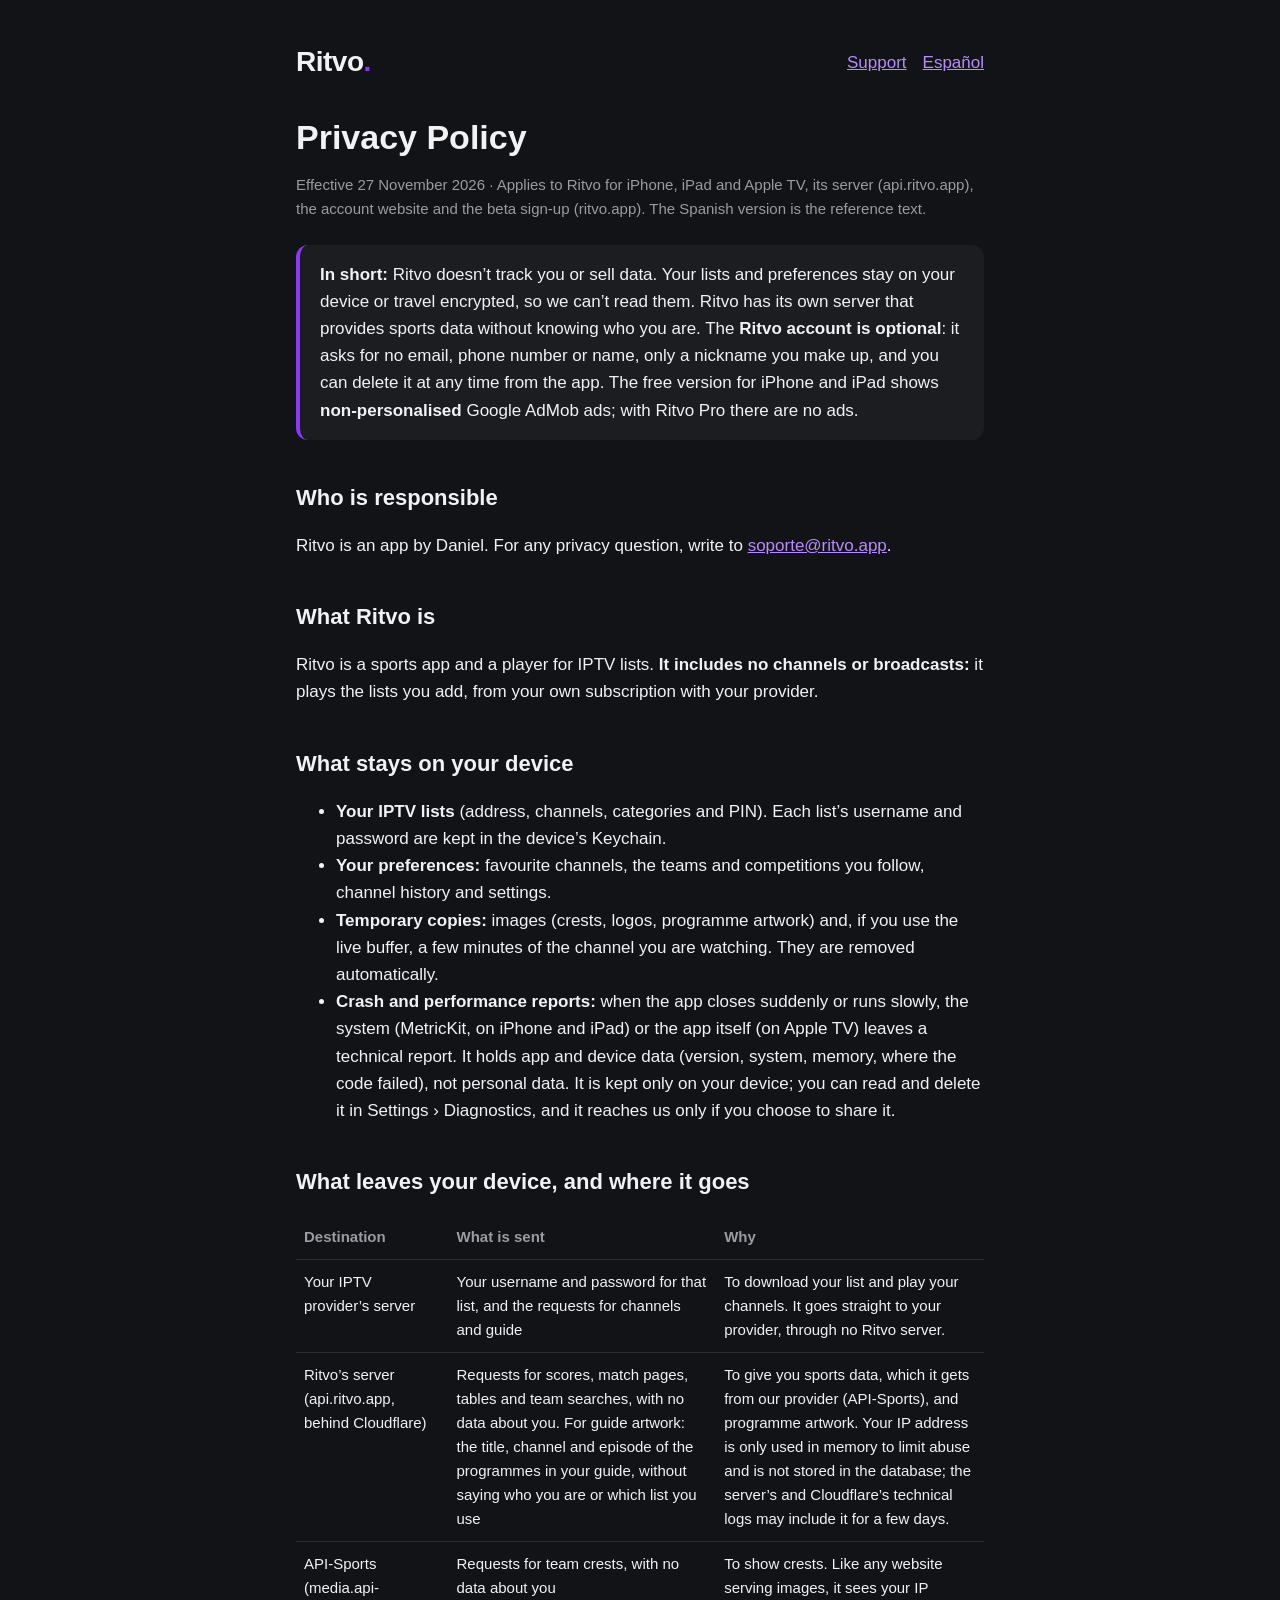
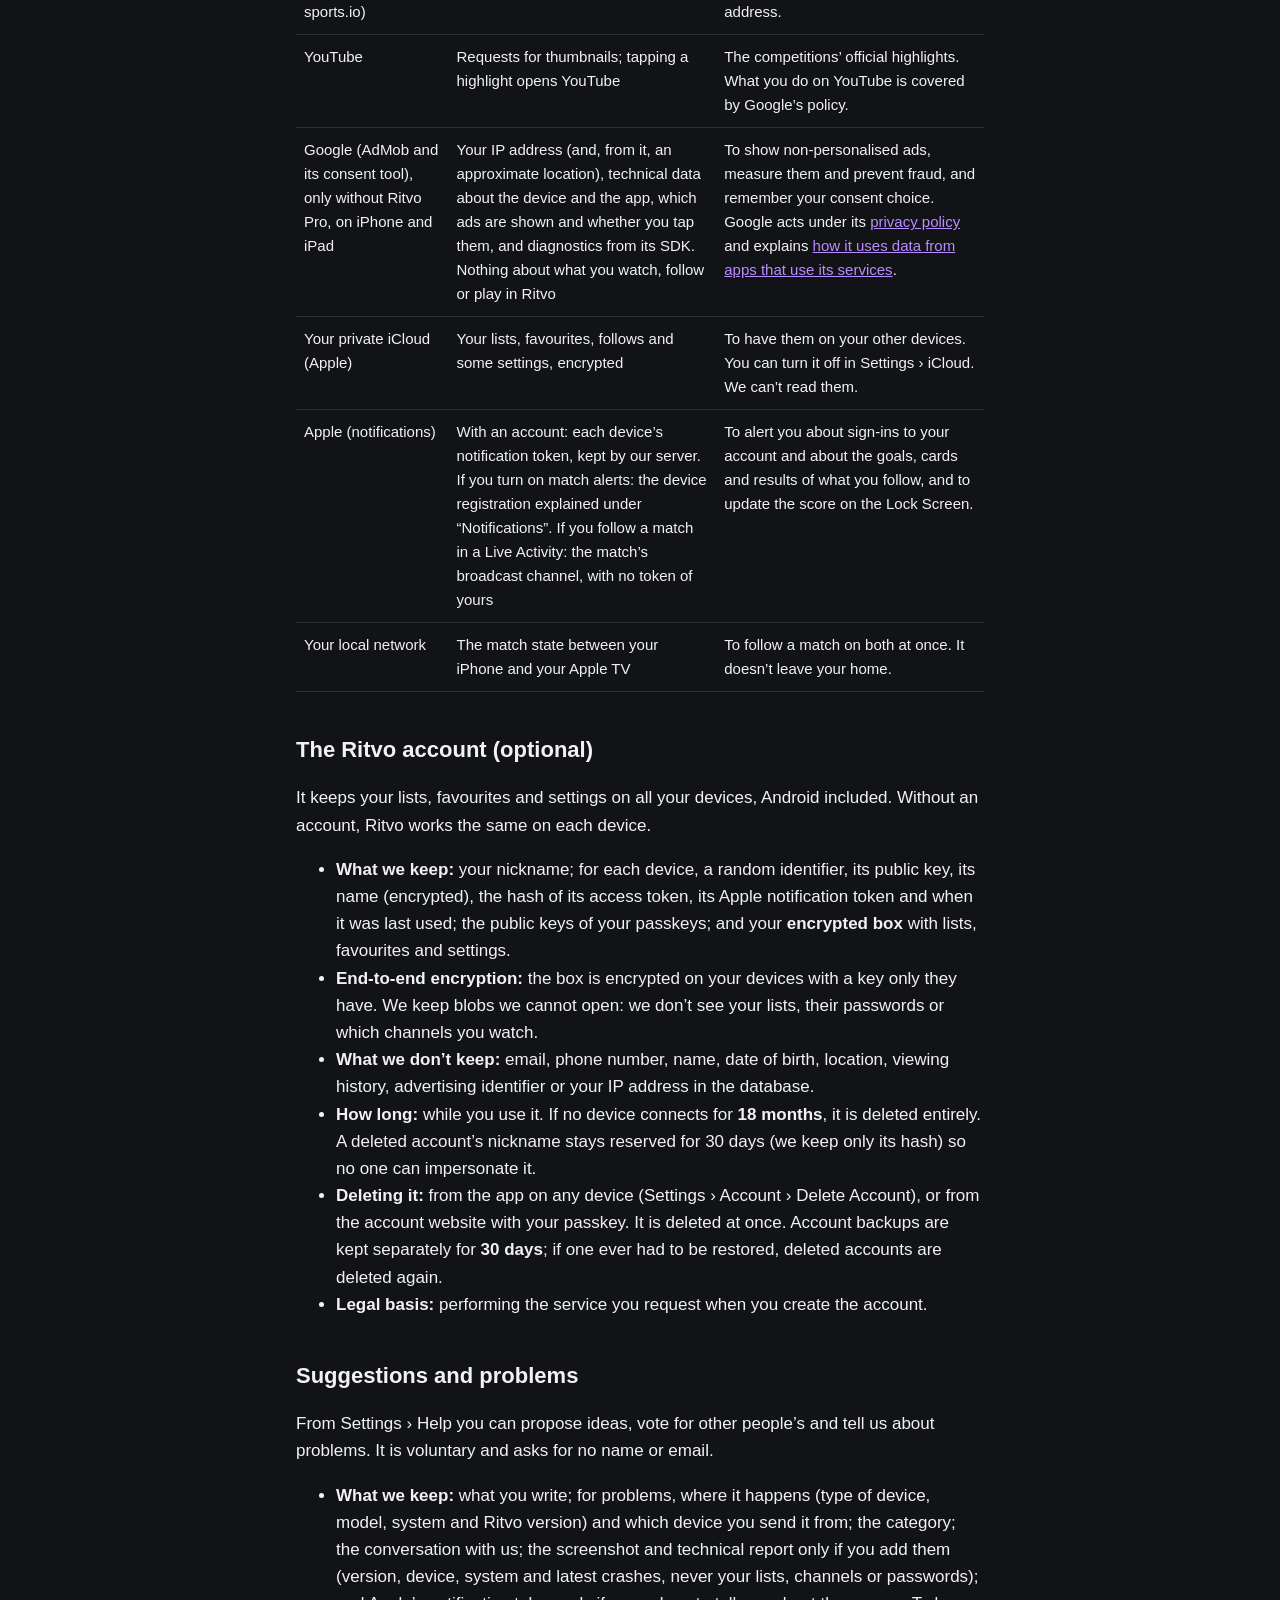
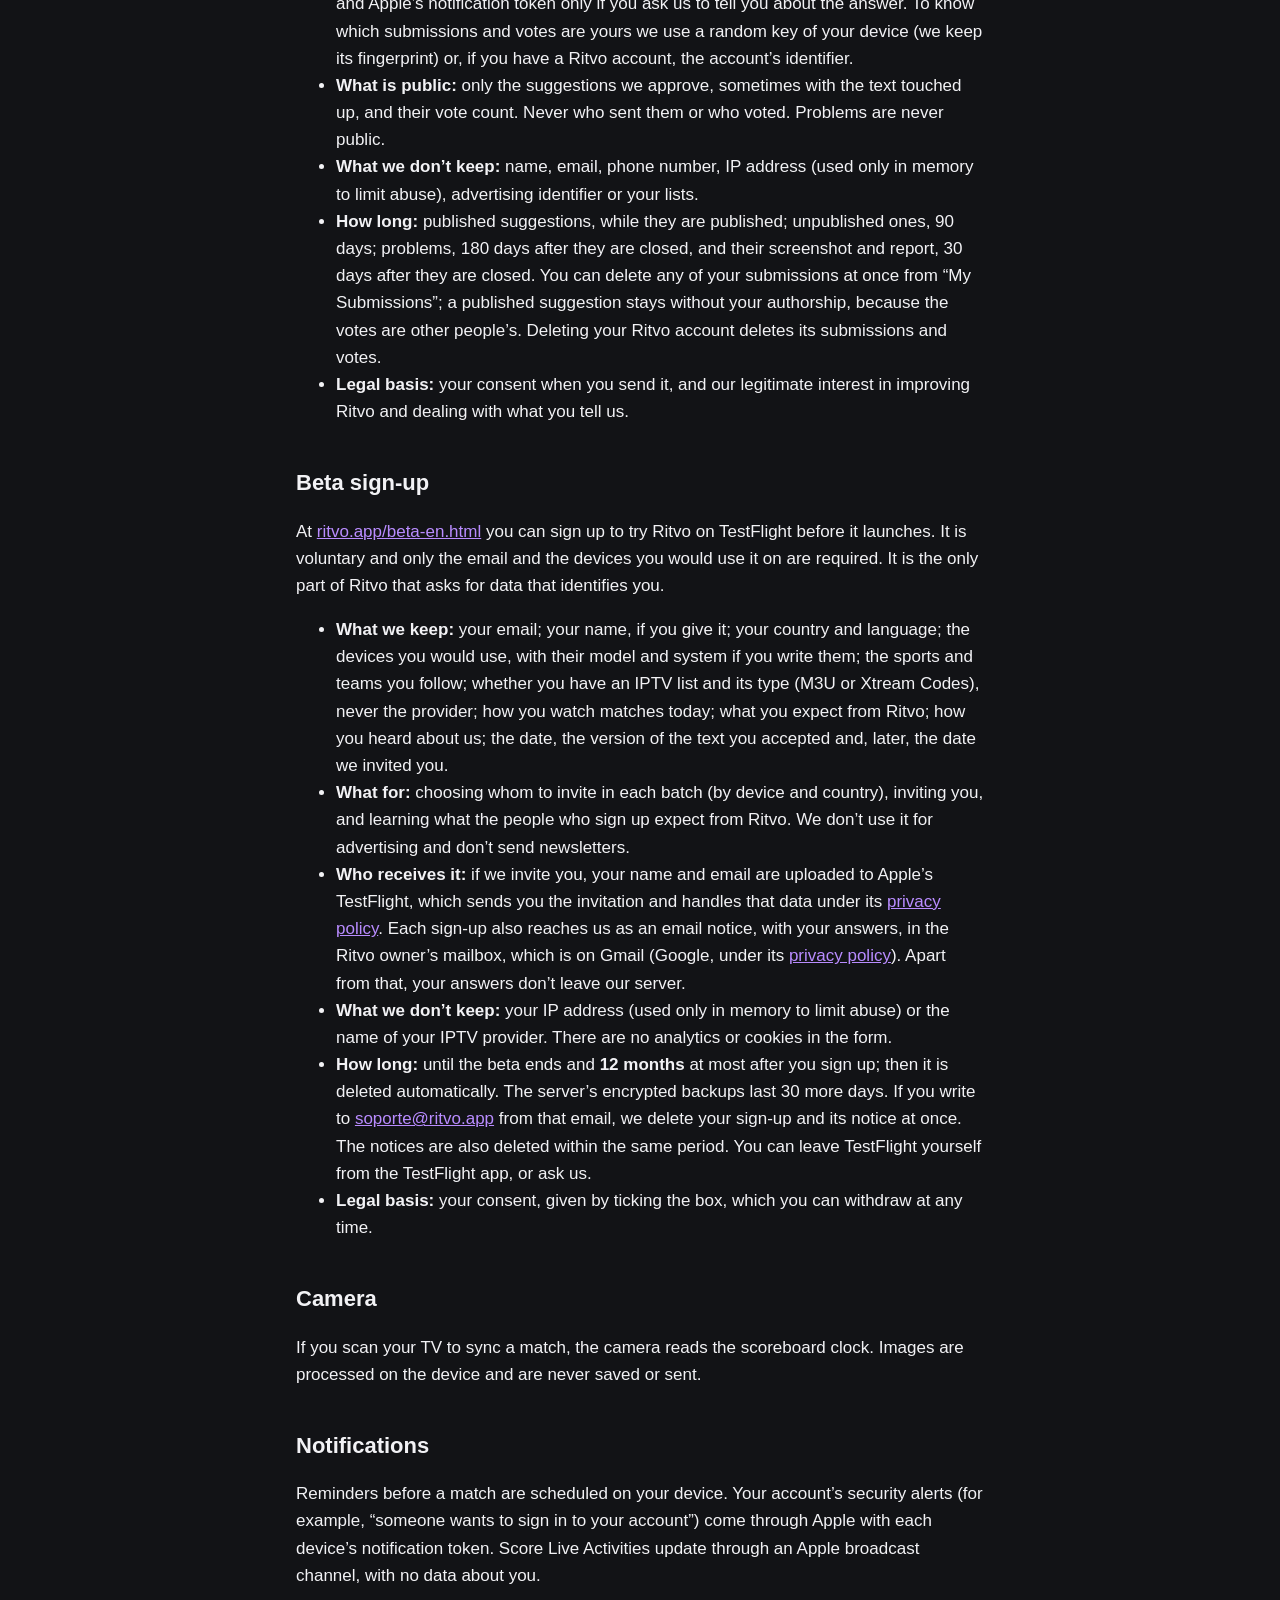
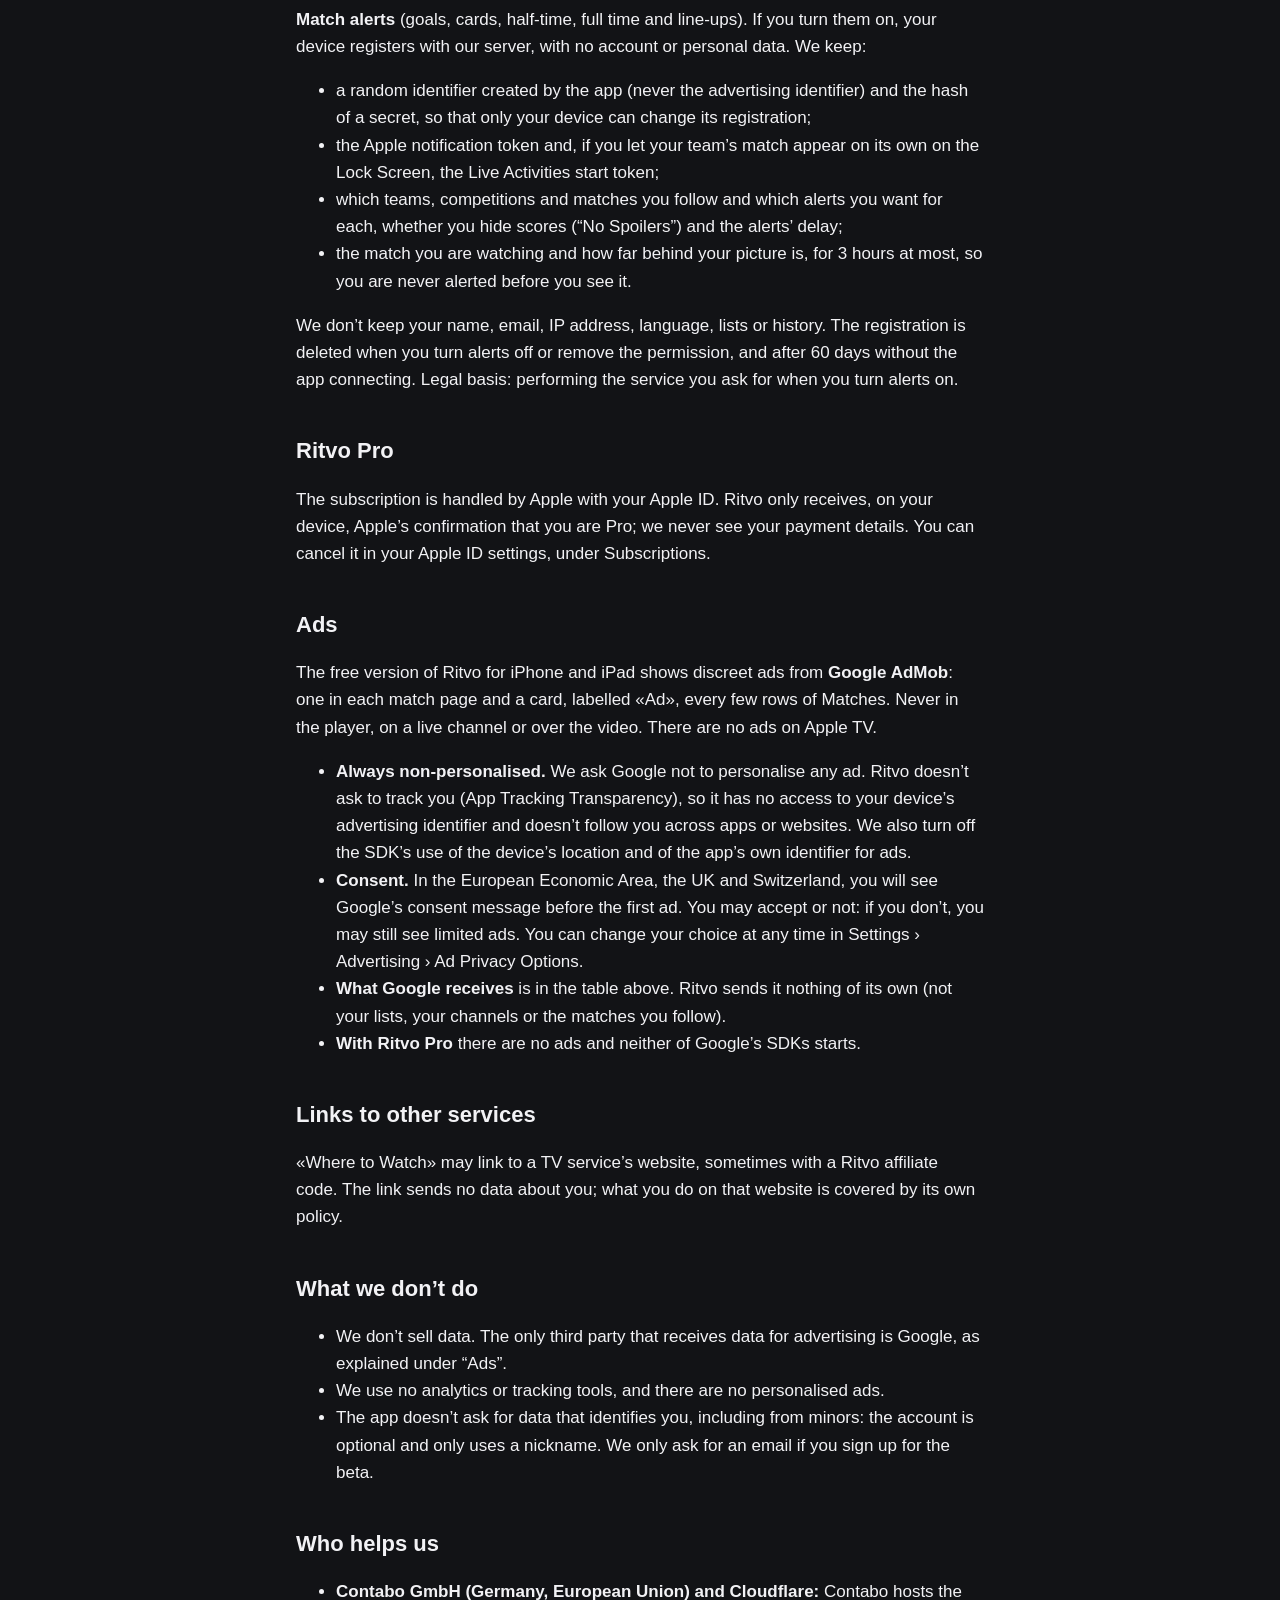
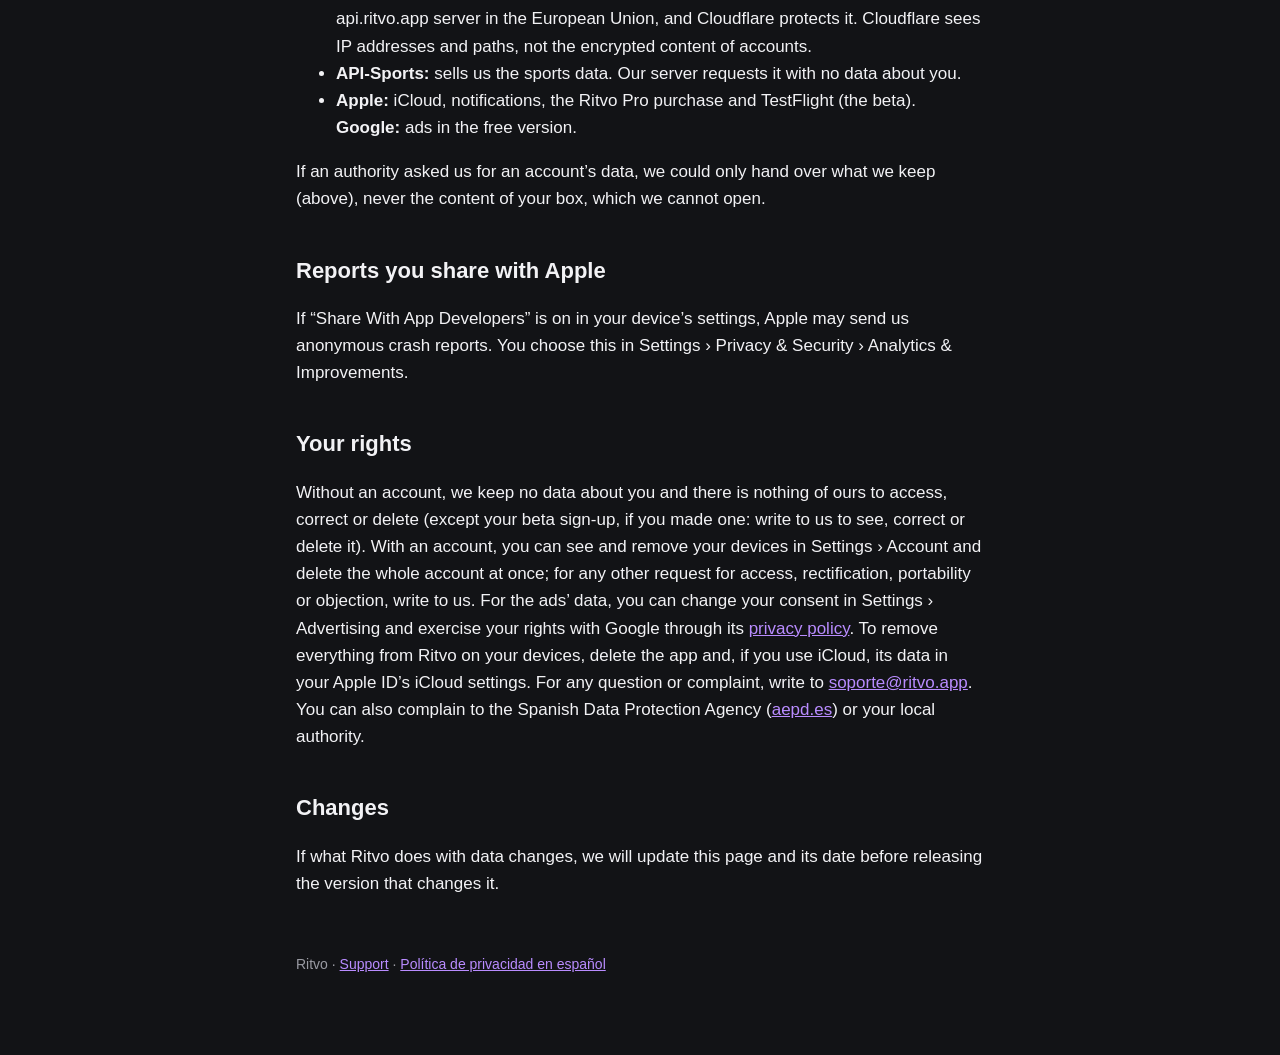
<file: privacy.html>
<!doctype html>
<html lang="en">
<head>
  <meta charset="utf-8">
  <meta name="viewport" content="width=device-width, initial-scale=1">
  <title>Privacy Policy · Ritvo</title>
  <meta name="description" content="What data Ritvo uses, where it stays and what leaves your device.">
  <link rel="alternate" hreflang="es" href="privacidad.html">
  <link rel="stylesheet" href="estilo.css">
</head>
<body>
<main>
  <header>
    <a class="wordmark" href="index.html">Ritvo<span>.</span></a>
    <nav><a href="support.html">Support</a><a href="privacidad.html" hreflang="es">Español</a></nav>
  </header>

  <h1>Privacy Policy</h1>
  <!-- Pendiente de la revisión jurídica (B-200). -->
  <p class="meta">Effective 27 November 2026 · Applies to Ritvo for iPhone, iPad and Apple TV, its server (api.ritvo.app), the account website and the beta sign-up (ritvo.app). The Spanish version is the reference text.</p>

  <div class="summary">
    <p><strong>In short:</strong> Ritvo doesn’t track you or sell data. Your lists and preferences stay on your device or travel encrypted, so we can’t read them. Ritvo has its own server that provides sports data without knowing who you are. The <strong>Ritvo account is optional</strong>: it asks for no email, phone number or name, only a nickname you make up, and you can delete it at any time from the app. The free version for iPhone and iPad shows <strong>non-personalised</strong> Google AdMob ads; with Ritvo Pro there are no ads.</p>
  </div>

  <h2>Who is responsible</h2>
  <p>Ritvo is an app by Daniel. For any privacy question, write to <a href="mailto:soporte@ritvo.app">soporte@ritvo.app</a>.</p>

  <h2>What Ritvo is</h2>
  <p>Ritvo is a sports app and a player for IPTV lists. <strong>It includes no channels or broadcasts:</strong> it plays the lists you add, from your own subscription with your provider.</p>

  <h2>What stays on your device</h2>
  <ul>
    <li><strong>Your IPTV lists</strong> (address, channels, categories and PIN). Each list’s username and password are kept in the device’s Keychain.</li>
    <li><strong>Your preferences:</strong> favourite channels, the teams and competitions you follow, channel history and settings.</li>
    <li><strong>Temporary copies:</strong> images (crests, logos, programme artwork) and, if you use the live buffer, a few minutes of the channel you are watching. They are removed automatically.</li>
    <li><strong>Crash and performance reports:</strong> when the app closes suddenly or runs slowly, the system (MetricKit, on iPhone and iPad) or the app itself (on Apple TV) leaves a technical report. It holds app and device data (version, system, memory, where the code failed), not personal data. It is kept only on your device; you can read and delete it in Settings › Diagnostics, and it reaches us only if you choose to share it.</li>
  </ul>

  <h2>What leaves your device, and where it goes</h2>
  <table>
    <thead><tr><th>Destination</th><th>What is sent</th><th>Why</th></tr></thead>
    <tbody>
      <tr><td>Your IPTV provider’s server</td><td>Your username and password for that list, and the requests for channels and guide</td><td>To download your list and play your channels. It goes straight to your provider, through no Ritvo server.</td></tr>
      <tr><td>Ritvo’s server (api.ritvo.app, behind Cloudflare)</td><td>Requests for scores, match pages, tables and team searches, with no data about you. For guide artwork: the title, channel and episode of the programmes in your guide, without saying who you are or which list you use</td><td>To give you sports data, which it gets from our provider (API-Sports), and programme artwork. Your IP address is only used in memory to limit abuse and is not stored in the database; the server’s and Cloudflare’s technical logs may include it for a few days.</td></tr>
      <tr><td>API-Sports (media.api-sports.io)</td><td>Requests for team crests, with no data about you</td><td>To show crests. Like any website serving images, it sees your IP address.</td></tr>
      <tr><td>YouTube</td><td>Requests for thumbnails; tapping a highlight opens YouTube</td><td>The competitions’ official highlights. What you do on YouTube is covered by Google’s policy.</td></tr>
      <tr><td>Google (AdMob and its consent tool), only without Ritvo Pro, on iPhone and iPad</td><td>Your IP address (and, from it, an approximate location), technical data about the device and the app, which ads are shown and whether you tap them, and diagnostics from its SDK. Nothing about what you watch, follow or play in Ritvo</td><td>To show non-personalised ads, measure them and prevent fraud, and remember your consent choice. Google acts under its <a href="https://policies.google.com/privacy">privacy policy</a> and explains <a href="https://policies.google.com/technologies/partner-sites">how it uses data from apps that use its services</a>.</td></tr>
      <tr><td>Your private iCloud (Apple)</td><td>Your lists, favourites, follows and some settings, encrypted</td><td>To have them on your other devices. You can turn it off in Settings › iCloud. We can’t read them.</td></tr>
      <tr><td>Apple (notifications)</td><td>With an account: each device’s notification token, kept by our server. If you turn on match alerts: the device registration explained under “Notifications”. If you follow a match in a Live Activity: the match’s broadcast channel, with no token of yours</td><td>To alert you about sign-ins to your account and about the goals, cards and results of what you follow, and to update the score on the Lock Screen.</td></tr>
      <tr><td>Your local network</td><td>The match state between your iPhone and your Apple TV</td><td>To follow a match on both at once. It doesn’t leave your home.</td></tr>
    </tbody>
  </table>

  <h2>The Ritvo account (optional)</h2>
  <p>It keeps your lists, favourites and settings on all your devices, Android included. Without an account, Ritvo works the same on each device.</p>
  <ul>
    <li><strong>What we keep:</strong> your nickname; for each device, a random identifier, its public key, its name (encrypted), the hash of its access token, its Apple notification token and when it was last used; the public keys of your passkeys; and your <strong>encrypted box</strong> with lists, favourites and settings.</li>
    <li><strong>End-to-end encryption:</strong> the box is encrypted on your devices with a key only they have. We keep blobs we cannot open: we don’t see your lists, their passwords or which channels you watch.</li>
    <li><strong>What we don’t keep:</strong> email, phone number, name, date of birth, location, viewing history, advertising identifier or your IP address in the database.</li>
    <li><strong>How long:</strong> while you use it. If no device connects for <strong>18 months</strong>, it is deleted entirely. A deleted account’s nickname stays reserved for 30 days (we keep only its hash) so no one can impersonate it.</li>
    <li><strong>Deleting it:</strong> from the app on any device (Settings › Account › Delete Account), or from the account website with your passkey. It is deleted at once. Account backups are kept separately for <strong>30 days</strong>; if one ever had to be restored, deleted accounts are deleted again.</li>
    <li><strong>Legal basis:</strong> performing the service you request when you create the account.</li>
  </ul>

  <h2>Suggestions and problems</h2>
  <p>From Settings › Help you can propose ideas, vote for other people’s and tell us about problems. It is voluntary and asks for no name or email.</p>
  <ul>
    <li><strong>What we keep:</strong> what you write; for problems, where it happens (type of device, model, system and Ritvo version) and which device you send it from; the category; the conversation with us; the screenshot and technical report only if you add them (version, device, system and latest crashes, never your lists, channels or passwords); and Apple’s notification token only if you ask us to tell you about the answer. To know which submissions and votes are yours we use a random key of your device (we keep its fingerprint) or, if you have a Ritvo account, the account’s identifier.</li>
    <li><strong>What is public:</strong> only the suggestions we approve, sometimes with the text touched up, and their vote count. Never who sent them or who voted. Problems are never public.</li>
    <li><strong>What we don’t keep:</strong> name, email, phone number, IP address (used only in memory to limit abuse), advertising identifier or your lists.</li>
    <li><strong>How long:</strong> published suggestions, while they are published; unpublished ones, 90 days; problems, 180 days after they are closed, and their screenshot and report, 30 days after they are closed. You can delete any of your submissions at once from “My Submissions”; a published suggestion stays without your authorship, because the votes are other people’s. Deleting your Ritvo account deletes its submissions and votes.</li>
    <li><strong>Legal basis:</strong> your consent when you send it, and our legitimate interest in improving Ritvo and dealing with what you tell us.</li>
  </ul>

  <h2 id="beta">Beta sign-up</h2>
  <p>At <a href="beta-en.html">ritvo.app/beta-en.html</a> you can sign up to try Ritvo on TestFlight before it launches. It is voluntary and only the email and the devices you would use it on are required. It is the only part of Ritvo that asks for data that identifies you.</p>
  <ul>
    <li><strong>What we keep:</strong> your email; your name, if you give it; your country and language; the devices you would use, with their model and system if you write them; the sports and teams you follow; whether you have an IPTV list and its type (M3U or Xtream Codes), never the provider; how you watch matches today; what you expect from Ritvo; how you heard about us; the date, the version of the text you accepted and, later, the date we invited you.</li>
    <li><strong>What for:</strong> choosing whom to invite in each batch (by device and country), inviting you, and learning what the people who sign up expect from Ritvo. We don’t use it for advertising and don’t send newsletters.</li>
    <li><strong>Who receives it:</strong> if we invite you, your name and email are uploaded to Apple’s TestFlight, which sends you the invitation and handles that data under its <a href="https://www.apple.com/legal/privacy/">privacy policy</a>. Each sign-up also reaches us as an email notice, with your answers, in the Ritvo owner’s mailbox, which is on Gmail (Google, under its <a href="https://policies.google.com/privacy">privacy policy</a>). Apart from that, your answers don’t leave our server.</li>
    <li><strong>What we don’t keep:</strong> your IP address (used only in memory to limit abuse) or the name of your IPTV provider. There are no analytics or cookies in the form.</li>
    <li><strong>How long:</strong> until the beta ends and <strong>12 months</strong> at most after you sign up; then it is deleted automatically. The server’s encrypted backups last 30 more days. If you write to <a href="mailto:soporte@ritvo.app">soporte@ritvo.app</a> from that email, we delete your sign-up and its notice at once. The notices are also deleted within the same period. You can leave TestFlight yourself from the TestFlight app, or ask us.</li>
    <li><strong>Legal basis:</strong> your consent, given by ticking the box, which you can withdraw at any time.</li>
  </ul>

  <h2>Camera</h2>
  <p>If you scan your TV to sync a match, the camera reads the scoreboard clock. Images are processed on the device and are never saved or sent.</p>

  <h2>Notifications</h2>
  <p>Reminders before a match are scheduled on your device. Your account’s security alerts (for example, “someone wants to sign in to your account”) come through Apple with each device’s notification token. Score Live Activities update through an Apple broadcast channel, with no data about you.</p>
  <p><strong>Match alerts</strong> (goals, cards, half-time, full time and line-ups). If you turn them on, your device registers with our server, with no account or personal data. We keep:</p>
  <ul>
    <li>a random identifier created by the app (never the advertising identifier) and the hash of a secret, so that only your device can change its registration;</li>
    <li>the Apple notification token and, if you let your team’s match appear on its own on the Lock Screen, the Live Activities start token;</li>
    <li>which teams, competitions and matches you follow and which alerts you want for each, whether you hide scores (“No Spoilers”) and the alerts’ delay;</li>
    <li>the match you are watching and how far behind your picture is, for 3 hours at most, so you are never alerted before you see it.</li>
  </ul>
  <p>We don’t keep your name, email, IP address, language, lists or history. The registration is deleted when you turn alerts off or remove the permission, and after 60 days without the app connecting. Legal basis: performing the service you ask for when you turn alerts on.</p>

  <h2>Ritvo Pro</h2>
  <p>The subscription is handled by Apple with your Apple ID. Ritvo only receives, on your device, Apple’s confirmation that you are Pro; we never see your payment details. You can cancel it in your Apple ID settings, under Subscriptions.</p>

  <h2>Ads</h2>
  <p>The free version of Ritvo for iPhone and iPad shows discreet ads from <strong>Google AdMob</strong>: one in each match page and a card, labelled «Ad», every few rows of Matches. Never in the player, on a live channel or over the video. There are no ads on Apple TV.</p>
  <ul>
    <li><strong>Always non-personalised.</strong> We ask Google not to personalise any ad. Ritvo doesn’t ask to track you (App Tracking Transparency), so it has no access to your device’s advertising identifier and doesn’t follow you across apps or websites. We also turn off the SDK’s use of the device’s location and of the app’s own identifier for ads.</li>
    <li><strong>Consent.</strong> In the European Economic Area, the UK and Switzerland, you will see Google’s consent message before the first ad. You may accept or not: if you don’t, you may still see limited ads. You can change your choice at any time in Settings › Advertising › Ad Privacy Options.</li>
    <li><strong>What Google receives</strong> is in the table above. Ritvo sends it nothing of its own (not your lists, your channels or the matches you follow).</li>
    <li><strong>With Ritvo Pro</strong> there are no ads and neither of Google’s SDKs starts.</li>
  </ul>

  <h2>Links to other services</h2>
  <p>«Where to Watch» may link to a TV service’s website, sometimes with a Ritvo affiliate code. The link sends no data about you; what you do on that website is covered by its own policy.</p>

  <h2>What we don’t do</h2>
  <ul>
    <li>We don’t sell data. The only third party that receives data for advertising is Google, as explained under “Ads”.</li>
    <li>We use no analytics or tracking tools, and there are no personalised ads.</li>
    <li>The app doesn’t ask for data that identifies you, including from minors: the account is optional and only uses a nickname. We only ask for an email if you sign up for the beta.</li>
  </ul>

  <h2>Who helps us</h2>
  <ul>
    <li><strong>Contabo GmbH (Germany, European Union) and Cloudflare:</strong> Contabo hosts the api.ritvo.app server in the European Union, and Cloudflare protects it. Cloudflare sees IP addresses and paths, not the encrypted content of accounts.</li>
    <li><strong>API-Sports:</strong> sells us the sports data. Our server requests it with no data about you.</li>
    <li><strong>Apple:</strong> iCloud, notifications, the Ritvo Pro purchase and TestFlight (the beta). <strong>Google:</strong> ads in the free version.</li>
  </ul>
  <p>If an authority asked us for an account’s data, we could only hand over what we keep (above), never the content of your box, which we cannot open.</p>

  <h2>Reports you share with Apple</h2>
  <p>If “Share With App Developers” is on in your device’s settings, Apple may send us anonymous crash reports. You choose this in Settings › Privacy &amp; Security › Analytics &amp; Improvements.</p>

  <h2>Your rights</h2>
  <p>Without an account, we keep no data about you and there is nothing of ours to access, correct or delete (except your beta sign-up, if you made one: write to us to see, correct or delete it). With an account, you can see and remove your devices in Settings › Account and delete the whole account at once; for any other request for access, rectification, portability or objection, write to us. For the ads’ data, you can change your consent in Settings › Advertising and exercise your rights with Google through its <a href="https://policies.google.com/privacy">privacy policy</a>. To remove everything from Ritvo on your devices, delete the app and, if you use iCloud, its data in your Apple ID’s iCloud settings. For any question or complaint, write to <a href="mailto:soporte@ritvo.app">soporte@ritvo.app</a>. You can also complain to the Spanish Data Protection Agency (<a href="https://www.aepd.es">aepd.es</a>) or your local authority.</p>

  <h2>Changes</h2>
  <p>If what Ritvo does with data changes, we will update this page and its date before releasing the version that changes it.</p>

  <footer>Ritvo · <a href="support.html">Support</a> · <a href="privacidad.html" hreflang="es">Política de privacidad en español</a></footer>
</main>
</body>
</html>
</file>
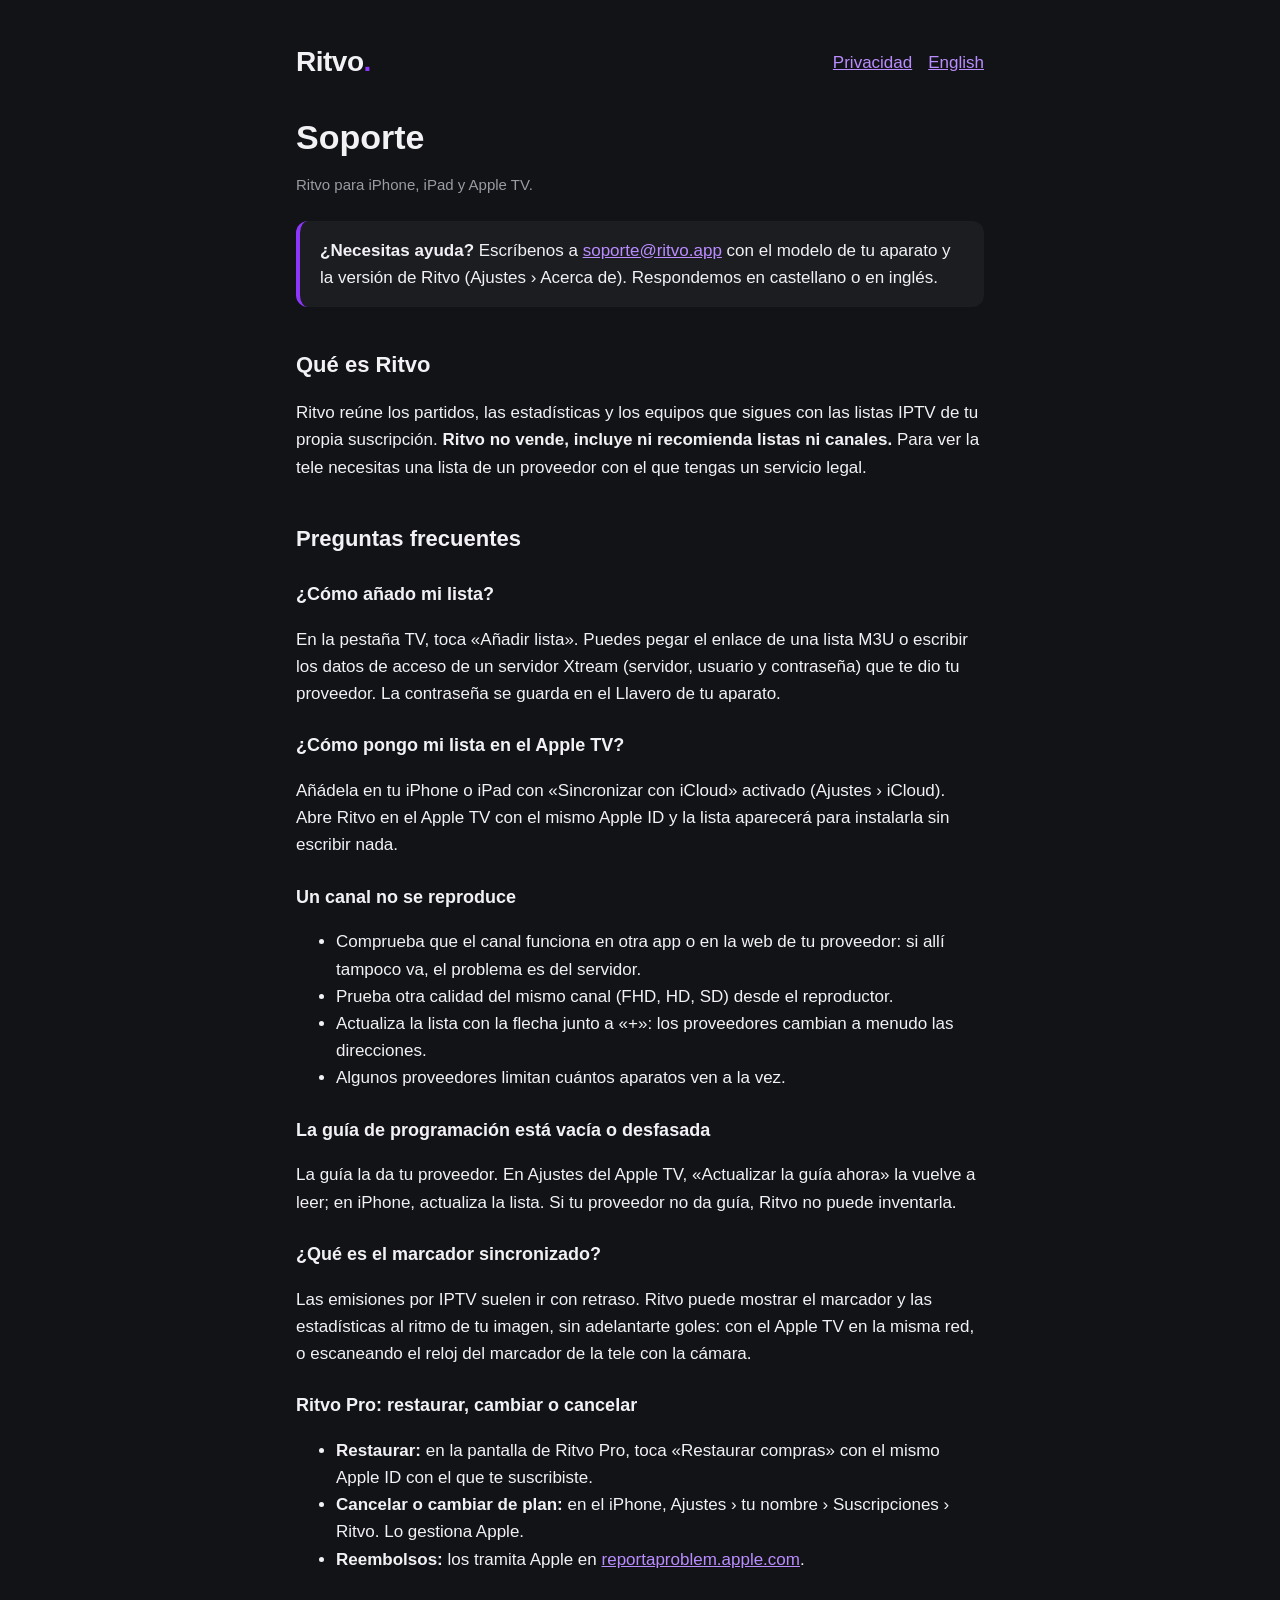
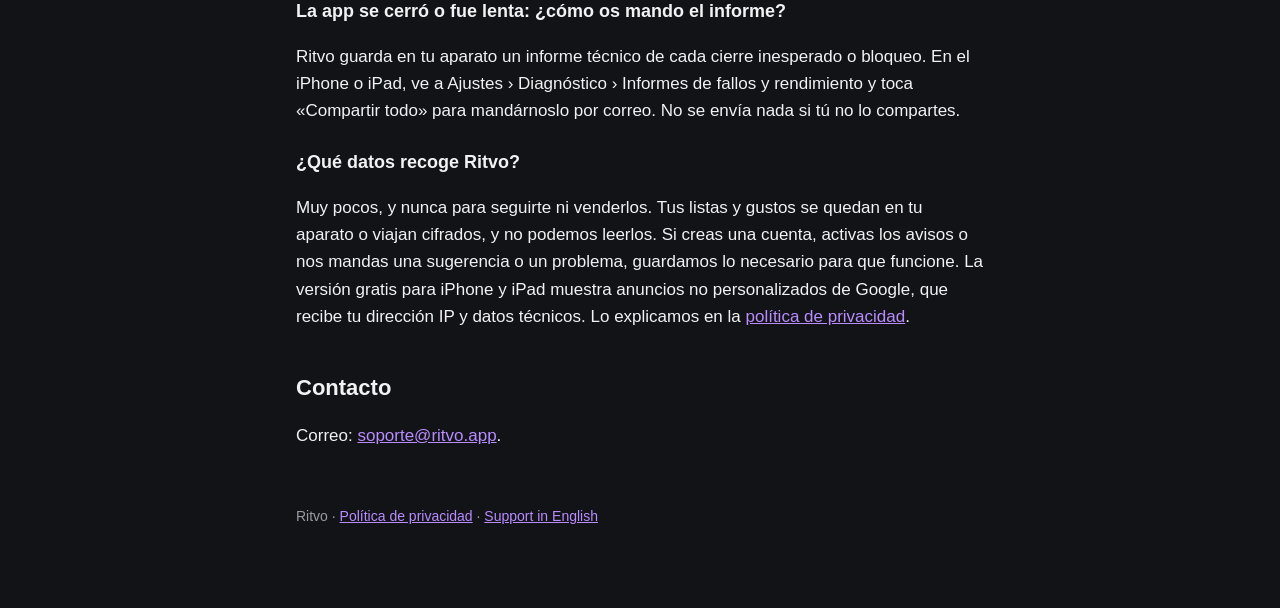
<file: soporte.html>
<!doctype html>
<html lang="es">
<head>
  <meta charset="utf-8">
  <meta name="viewport" content="width=device-width, initial-scale=1">
  <title>Soporte · Ritvo</title>
  <meta name="description" content="Ayuda para usar Ritvo en iPhone, iPad y Apple TV, y cómo contactar.">
  <link rel="alternate" hreflang="en" href="support.html">
  <link rel="stylesheet" href="estilo.css">
</head>
<body>
<main>
  <header>
    <a class="wordmark" href="index.html">Ritvo<span>.</span></a>
    <nav><a href="privacidad.html">Privacidad</a><a href="support.html" hreflang="en">English</a></nav>
  </header>

  <h1>Soporte</h1>
  <p class="meta">Ritvo para iPhone, iPad y Apple TV.</p>

  <div class="summary">
    <p><strong>¿Necesitas ayuda?</strong> Escríbenos a <a href="mailto:soporte@ritvo.app">soporte@ritvo.app</a> con el modelo de tu aparato y la versión de Ritvo (Ajustes › Acerca de). Respondemos en castellano o en inglés.</p>
  </div>

  <h2>Qué es Ritvo</h2>
  <p>Ritvo reúne los partidos, las estadísticas y los equipos que sigues con las listas IPTV de tu propia suscripción. <strong>Ritvo no vende, incluye ni recomienda listas ni canales.</strong> Para ver la tele necesitas una lista de un proveedor con el que tengas un servicio legal.</p>

  <h2>Preguntas frecuentes</h2>

  <h3>¿Cómo añado mi lista?</h3>
  <p>En la pestaña TV, toca «Añadir lista». Puedes pegar el enlace de una lista M3U o escribir los datos de acceso de un servidor Xtream (servidor, usuario y contraseña) que te dio tu proveedor. La contraseña se guarda en el Llavero de tu aparato.</p>

  <h3>¿Cómo pongo mi lista en el Apple TV?</h3>
  <p>Añádela en tu iPhone o iPad con «Sincronizar con iCloud» activado (Ajustes › iCloud). Abre Ritvo en el Apple TV con el mismo Apple ID y la lista aparecerá para instalarla sin escribir nada.</p>

  <h3>Un canal no se reproduce</h3>
  <ul>
    <li>Comprueba que el canal funciona en otra app o en la web de tu proveedor: si allí tampoco va, el problema es del servidor.</li>
    <li>Prueba otra calidad del mismo canal (FHD, HD, SD) desde el reproductor.</li>
    <li>Actualiza la lista con la flecha junto a «+»: los proveedores cambian a menudo las direcciones.</li>
    <li>Algunos proveedores limitan cuántos aparatos ven a la vez.</li>
  </ul>

  <h3>La guía de programación está vacía o desfasada</h3>
  <p>La guía la da tu proveedor. En Ajustes del Apple TV, «Actualizar la guía ahora» la vuelve a leer; en iPhone, actualiza la lista. Si tu proveedor no da guía, Ritvo no puede inventarla.</p>

  <h3>¿Qué es el marcador sincronizado?</h3>
  <p>Las emisiones por IPTV suelen ir con retraso. Ritvo puede mostrar el marcador y las estadísticas al ritmo de tu imagen, sin adelantarte goles: con el Apple TV en la misma red, o escaneando el reloj del marcador de la tele con la cámara.</p>

  <h3>Ritvo Pro: restaurar, cambiar o cancelar</h3>
  <ul>
    <li><strong>Restaurar:</strong> en la pantalla de Ritvo Pro, toca «Restaurar compras» con el mismo Apple ID con el que te suscribiste.</li>
    <li><strong>Cancelar o cambiar de plan:</strong> en el iPhone, Ajustes › tu nombre › Suscripciones › Ritvo. Lo gestiona Apple.</li>
    <li><strong>Reembolsos:</strong> los tramita Apple en <a href="https://reportaproblem.apple.com">reportaproblem.apple.com</a>.</li>
  </ul>

  <h3>La app se cerró o fue lenta: ¿cómo os mando el informe?</h3>
  <p>Ritvo guarda en tu aparato un informe técnico de cada cierre inesperado o bloqueo. En el iPhone o iPad, ve a Ajustes › Diagnóstico › Informes de fallos y rendimiento y toca «Compartir todo» para mandárnoslo por correo. No se envía nada si tú no lo compartes.</p>

  <h3>¿Qué datos recoge Ritvo?</h3>
  <p>Muy pocos, y nunca para seguirte ni venderlos. Tus listas y gustos se quedan en tu aparato o viajan cifrados, y no podemos leerlos. Si creas una cuenta, activas los avisos o nos mandas una sugerencia o un problema, guardamos lo necesario para que funcione. La versión gratis para iPhone y iPad muestra anuncios no personalizados de Google, que recibe tu dirección IP y datos técnicos. Lo explicamos en la <a href="privacidad.html">política de privacidad</a>.</p>

  <h2>Contacto</h2>
  <p>Correo: <a href="mailto:soporte@ritvo.app">soporte@ritvo.app</a>.</p>

  <footer>Ritvo · <a href="privacidad.html">Política de privacidad</a> · <a href="support.html" hreflang="en">Support in English</a></footer>
</main>
</body>
</html>
</file>
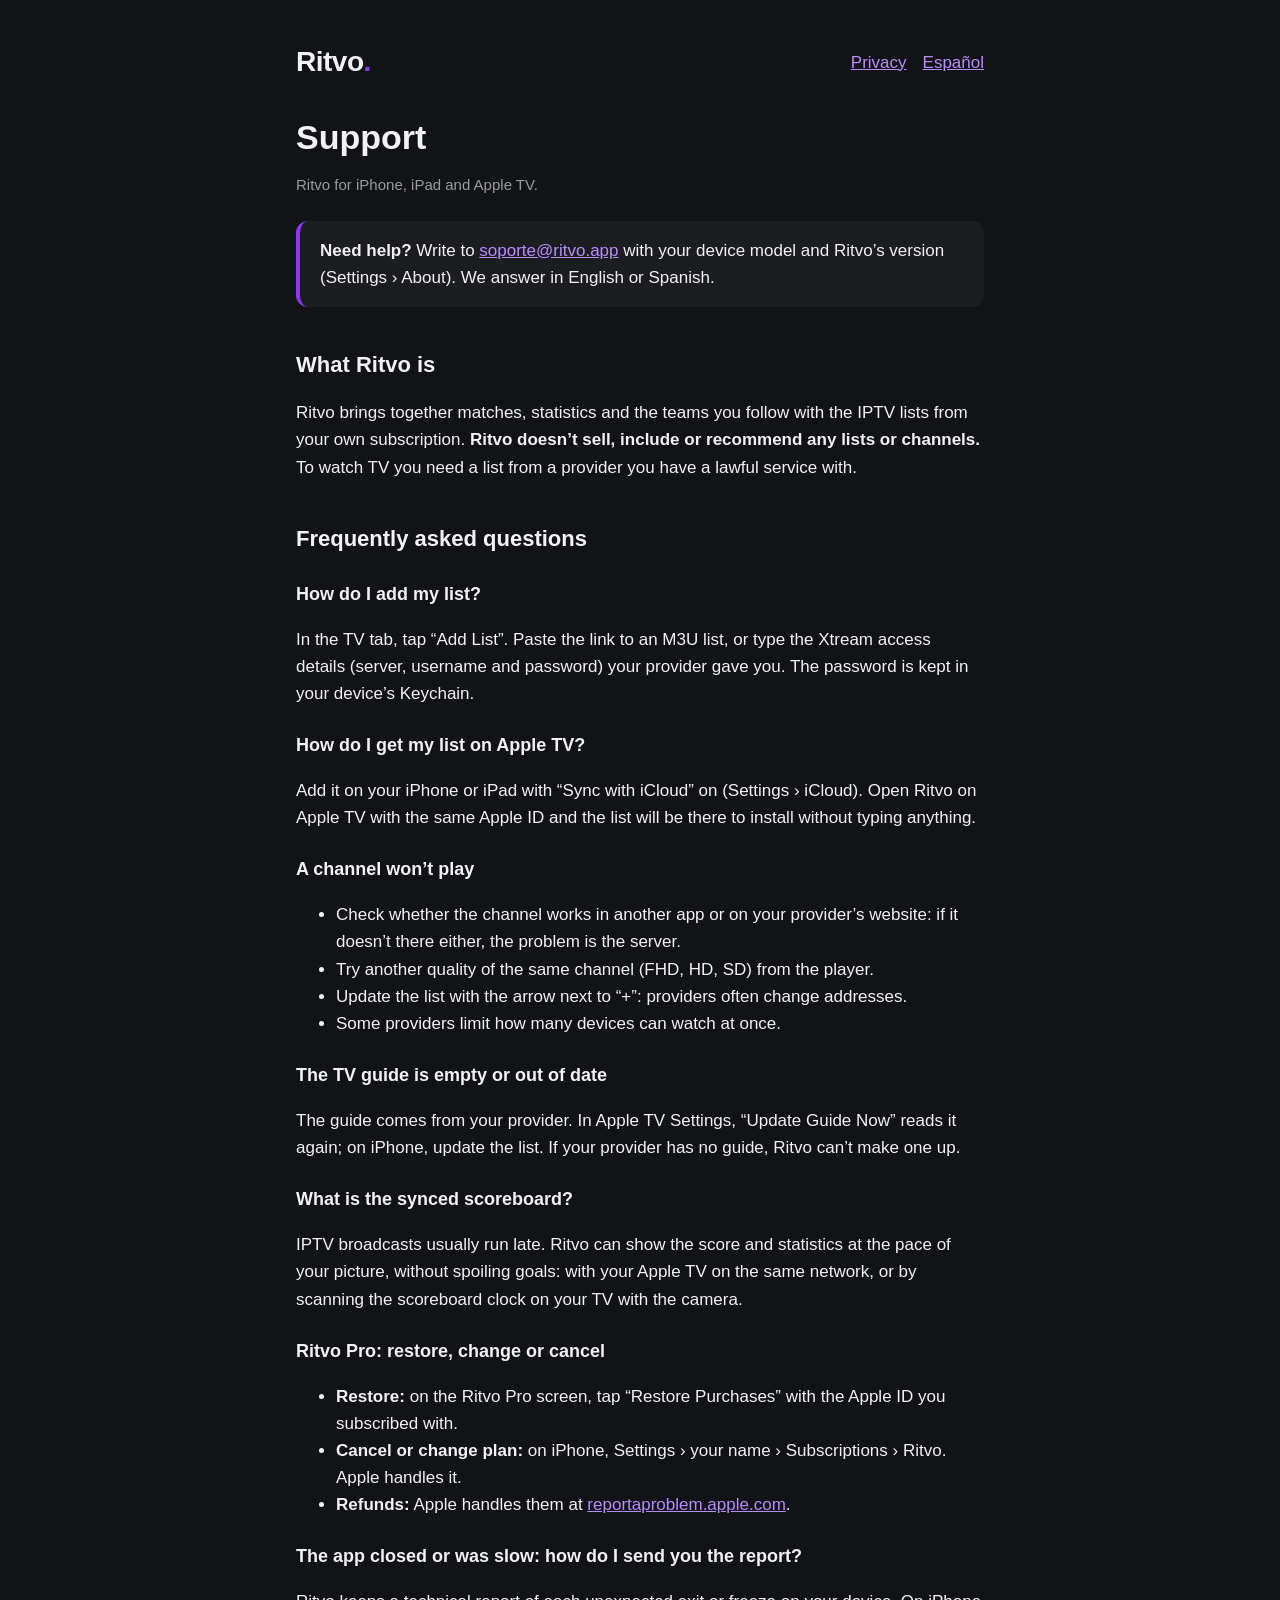
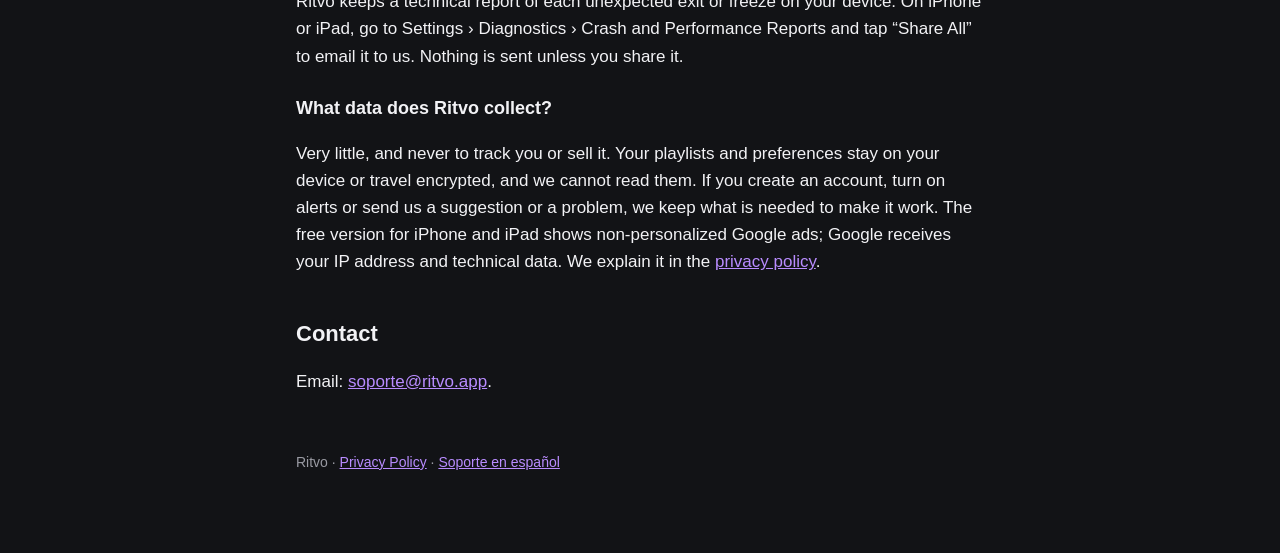
<file: support.html>
<!doctype html>
<html lang="en">
<head>
  <meta charset="utf-8">
  <meta name="viewport" content="width=device-width, initial-scale=1">
  <title>Support · Ritvo</title>
  <meta name="description" content="Help with Ritvo on iPhone, iPad and Apple TV, and how to get in touch.">
  <link rel="alternate" hreflang="es" href="soporte.html">
  <link rel="stylesheet" href="estilo.css">
</head>
<body>
<main>
  <header>
    <a class="wordmark" href="index.html">Ritvo<span>.</span></a>
    <nav><a href="privacy.html">Privacy</a><a href="soporte.html" hreflang="es">Español</a></nav>
  </header>

  <h1>Support</h1>
  <p class="meta">Ritvo for iPhone, iPad and Apple TV.</p>

  <div class="summary">
    <p><strong>Need help?</strong> Write to <a href="mailto:soporte@ritvo.app">soporte@ritvo.app</a> with your device model and Ritvo’s version (Settings › About). We answer in English or Spanish.</p>
  </div>

  <h2>What Ritvo is</h2>
  <p>Ritvo brings together matches, statistics and the teams you follow with the IPTV lists from your own subscription. <strong>Ritvo doesn’t sell, include or recommend any lists or channels.</strong> To watch TV you need a list from a provider you have a lawful service with.</p>

  <h2>Frequently asked questions</h2>

  <h3>How do I add my list?</h3>
  <p>In the TV tab, tap “Add List”. Paste the link to an M3U list, or type the Xtream access details (server, username and password) your provider gave you. The password is kept in your device’s Keychain.</p>

  <h3>How do I get my list on Apple TV?</h3>
  <p>Add it on your iPhone or iPad with “Sync with iCloud” on (Settings › iCloud). Open Ritvo on Apple TV with the same Apple ID and the list will be there to install without typing anything.</p>

  <h3>A channel won’t play</h3>
  <ul>
    <li>Check whether the channel works in another app or on your provider’s website: if it doesn’t there either, the problem is the server.</li>
    <li>Try another quality of the same channel (FHD, HD, SD) from the player.</li>
    <li>Update the list with the arrow next to “+”: providers often change addresses.</li>
    <li>Some providers limit how many devices can watch at once.</li>
  </ul>

  <h3>The TV guide is empty or out of date</h3>
  <p>The guide comes from your provider. In Apple TV Settings, “Update Guide Now” reads it again; on iPhone, update the list. If your provider has no guide, Ritvo can’t make one up.</p>

  <h3>What is the synced scoreboard?</h3>
  <p>IPTV broadcasts usually run late. Ritvo can show the score and statistics at the pace of your picture, without spoiling goals: with your Apple TV on the same network, or by scanning the scoreboard clock on your TV with the camera.</p>

  <h3>Ritvo Pro: restore, change or cancel</h3>
  <ul>
    <li><strong>Restore:</strong> on the Ritvo Pro screen, tap “Restore Purchases” with the Apple ID you subscribed with.</li>
    <li><strong>Cancel or change plan:</strong> on iPhone, Settings › your name › Subscriptions › Ritvo. Apple handles it.</li>
    <li><strong>Refunds:</strong> Apple handles them at <a href="https://reportaproblem.apple.com">reportaproblem.apple.com</a>.</li>
  </ul>

  <h3>The app closed or was slow: how do I send you the report?</h3>
  <p>Ritvo keeps a technical report of each unexpected exit or freeze on your device. On iPhone or iPad, go to Settings › Diagnostics › Crash and Performance Reports and tap “Share All” to email it to us. Nothing is sent unless you share it.</p>

  <h3>What data does Ritvo collect?</h3>
  <p>Very little, and never to track you or sell it. Your playlists and preferences stay on your device or travel encrypted, and we cannot read them. If you create an account, turn on alerts or send us a suggestion or a problem, we keep what is needed to make it work. The free version for iPhone and iPad shows non-personalized Google ads; Google receives your IP address and technical data. We explain it in the <a href="privacy.html">privacy policy</a>.</p>

  <h2>Contact</h2>
  <p>Email: <a href="mailto:soporte@ritvo.app">soporte@ritvo.app</a>.</p>

  <footer>Ritvo · <a href="privacy.html">Privacy Policy</a> · <a href="soporte.html" hreflang="es">Soporte en español</a></footer>
</main>
</body>
</html>
</file>
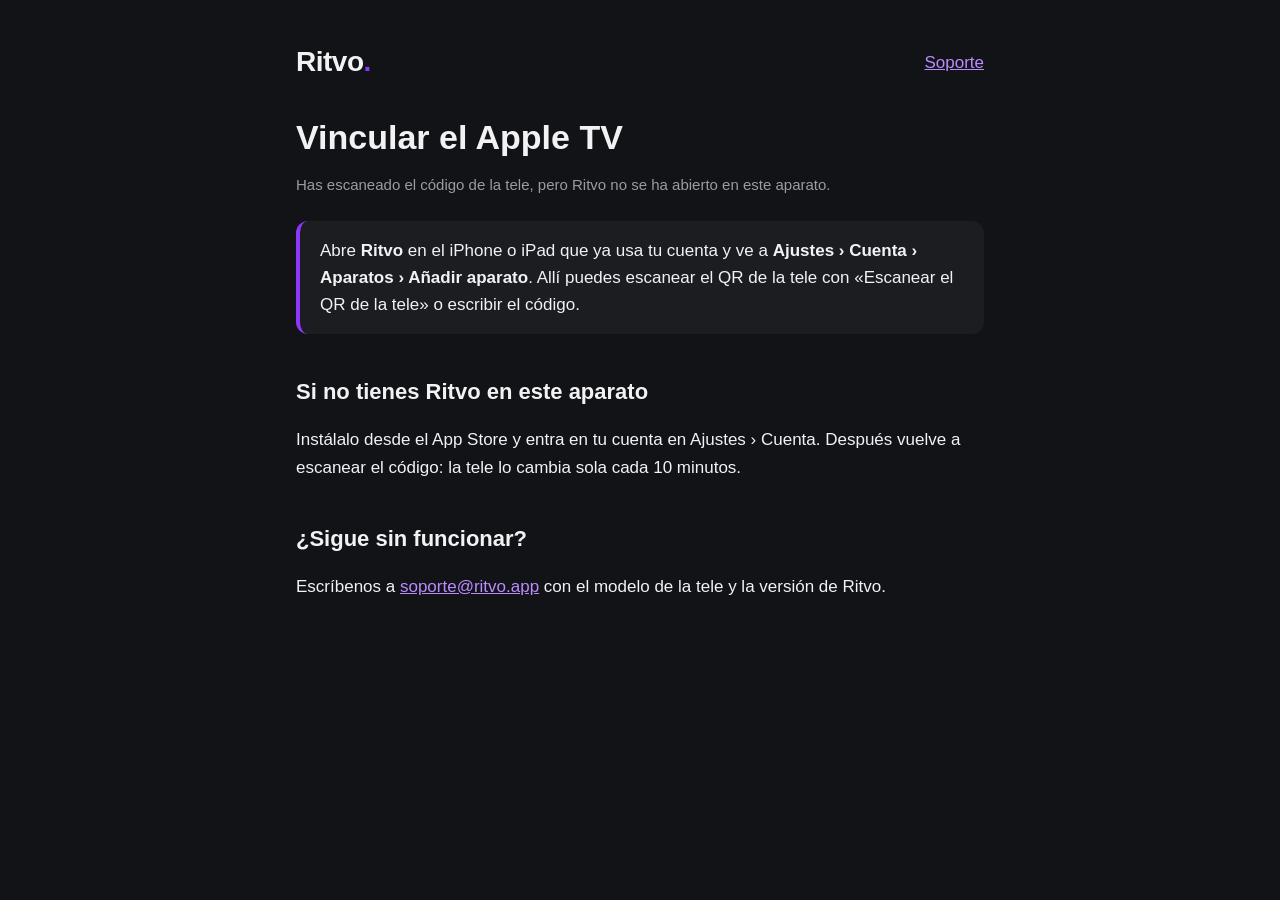
<file: tele.html>
<!doctype html>
<html lang="es">
<head>
  <meta charset="utf-8">
  <meta name="viewport" content="width=device-width, initial-scale=1">
  <meta name="robots" content="noindex">
  <meta name="referrer" content="no-referrer">
  <title>Vincular el Apple TV · Ritvo</title>
  <meta name="description" content="Cómo vincular el Apple TV con tu cuenta de Ritvo desde el iPhone.">
  <link rel="stylesheet" href="estilo.css">
</head>
<body>
<main>
  <header>
    <a class="wordmark" href="index.html">Ritvo<span>.</span></a>
    <nav><a href="soporte.html">Soporte</a></nav>
  </header>

  <h1>Vincular el Apple TV</h1>
  <p class="meta">Has escaneado el código de la tele, pero Ritvo no se ha abierto en este aparato.</p>

  <div class="summary">
    <p id="code-line" hidden><strong>Tu código:</strong> <span id="code" style="font-family: ui-monospace, Menlo, monospace; letter-spacing: 0.08em"></span></p>
    <p>Abre <strong>Ritvo</strong> en el iPhone o iPad que ya usa tu cuenta y ve a <strong>Ajustes › Cuenta › Aparatos › Añadir aparato</strong>. Allí puedes escanear el QR de la tele con «Escanear el QR de la tele» o escribir el código.</p>
  </div>

  <h2>Si no tienes Ritvo en este aparato</h2>
  <p>Instálalo desde el App Store y entra en tu cuenta en Ajustes › Cuenta. Después vuelve a escanear el código: la tele lo cambia sola cada 10 minutos.</p>

  <h2>¿Sigue sin funcionar?</h2>
  <p>Escríbenos a <a href="mailto:soporte@ritvo.app">soporte@ritvo.app</a> con el modelo de la tele y la versión de Ritvo.</p>
</main>
<script>
  // Only the eight-letter code is shown; the key after «#» never leaves this page.
  const code = new URLSearchParams(location.search).get('c') || '';
  if (/^[BCDFGHJKLMNPQRSTVWXZ]{8}$/.test(code)) {
    document.getElementById('code').textContent = code.slice(0, 4) + '-' + code.slice(4);
    document.getElementById('code-line').hidden = false;
  }
</script>
</body>
</html>
</file>
<file: beta.css>
@font-face{font-family:Archivo;src:url('beta-assets/archivo-expanded-black.ttf') format('truetype');font-style:normal;font-weight:900;font-display:swap}
:root{color-scheme:dark;--ink:#f6f3fa;--muted:#b6b0c1;--violet:#b98cff;--brand:#8e36fc;--line:#35303f;--surface:#101015;--ease:cubic-bezier(.2,.8,.2,1)}
*{box-sizing:border-box}html{background:#050508;scroll-padding-top:24px}body{margin:0;color:var(--ink);font-family:-apple-system,BlinkMacSystemFont,"Segoe UI",sans-serif;font-size:16px;line-height:1.5}button,input,select,textarea{font:inherit}a{color:inherit;text-decoration-thickness:1px;text-underline-offset:4px}a:hover{color:var(--violet)}button,a,input,select,textarea{-webkit-tap-highlight-color:transparent}button{cursor:pointer}button:disabled{cursor:wait;opacity:.65}button:focus-visible,a:focus-visible,input:focus-visible,select:focus-visible,textarea:focus-visible,[tabindex="-1"]:focus-visible{outline:3px solid var(--violet);outline-offset:5px}h1,h2,h3,p,figure{margin:0}h1,h2{font-family:Archivo,"Arial Black",sans-serif;font-weight:900;letter-spacing:-.045em}h1{line-height:1.04}h2{line-height:1.1}button,a{transition:color 140ms var(--ease),background 140ms var(--ease),transform 140ms var(--ease)}[hidden]{display:none!important}.wrap{width:min(1160px,calc(100% - 80px));margin-inline:auto}.sr-only{position:absolute;width:1px;height:1px;padding:0;margin:-1px;overflow:hidden;clip-path:inset(50%);white-space:nowrap;border:0}.skip-link{position:absolute;top:12px;left:16px;z-index:20;padding:12px 18px;background:var(--ink);color:#050508;transform:translateY(-180%)}.skip-link:focus{transform:none}
.pitch-background{position:absolute;top:0;left:0;right:0;height:100vh;z-index:-1;pointer-events:none;background:#050508 url('beta-assets/pitch-still.webp') center/100% 100% no-repeat}.pitch-background::after{content:"";position:absolute;inset:0;background:linear-gradient(180deg,rgba(5,5,8,.08),transparent 62%,#050508)}#pitch{width:100%;height:100%;display:block;opacity:0;transition:opacity .6s ease}#pitch.ready{opacity:1}@media(prefers-reduced-motion:reduce){#pitch{transition:none}}.site-header{height:80px;position:absolute;top:0;left:0;right:0;z-index:2;display:flex;align-items:center;justify-content:space-between;gap:12px}.nav-note{font-size:10px;letter-spacing:.15em;font-weight:650;color:var(--muted)}.site-header nav{display:flex;align-items:center;gap:24px;font-size:13px}.site-header a,.motion-toggle{display:inline-flex;align-items:center;min-height:44px}.site-header a{text-decoration:none}.site-header a:hover{text-decoration:underline}.motion-toggle{background:none;border:0;color:var(--muted);padding:0;font-size:12px}.wordmark{display:inline-block;font-family:ui-rounded,"SF Pro Rounded",-apple-system,BlinkMacSystemFont,sans-serif;font-size:52px;font-weight:800;letter-spacing:-.02em;line-height:1;text-decoration:none}.wordmark:hover{color:var(--ink)}.brand-violet{color:var(--violet)}
.hero{min-height:100svh;display:flex;flex-direction:column;align-items:center;justify-content:center;padding:100px 24px 42px;gap:25px}.launch-card{width:100%;background:rgba(12,11,17,.97);border:1px solid #39303f;border-radius:28px;box-shadow:0 30px 100px #0008;padding:44px;text-align:center}.home-card{max-width:810px;padding:46px 46px 48px}.home-card h1{font-size:clamp(29px,4.7vw,62px);margin:32px -12px 24px}.home-card h1 span{color:var(--violet)}.lead{color:#c8c2d1;font-size:17px;line-height:1.6}.home-card .lead{max-width:550px;margin:0 auto 32px}.button{display:inline-flex;align-items:center;justify-content:center;gap:22px;min-height:54px;padding:14px 26px;border:1px solid transparent;border-radius:100px;background:var(--violet);color:#160c22;text-decoration:none;font-weight:700;font-size:16px;line-height:1.4}.button:hover{background:#c9a7ff;color:#160c22;transform:translateY(-1px)}.button:active{transform:translateY(1px) scale(.985)}.button span{font-size:20px;line-height:1}.platforms{font-size:12px;color:#c2b9ce;text-align:center;letter-spacing:.025em}.signup-card{max-width:570px;padding:28px 38px 24px}.signup-card>.wordmark{font-size:42px;margin-bottom:22px}.launch-card .form-heading{text-align:center}.form-heading h1{font-size:clamp(29px,4.5vw,45px);margin-bottom:14px}.form-heading>p{font-size:15px;color:#c8c2d1;max-width:400px;margin:0 auto 24px;line-height:1.55}form{text-align:left}fieldset{min-width:0;border:0;padding:0;margin:0 0 18px}legend,label{font-size:13px;font-weight:550}legend{padding:0;margin-bottom:9px}label a{color:#ddc6ff}.field{margin-bottom:18px}.field>label{display:block;margin-bottom:7px}.field>input,.field>select,.field>textarea,.share-row input{display:block;width:100%;min-height:48px;border:1px solid #796c87;border-radius:10px;background:#19171f;color:var(--ink);padding:11px 13px;font-size:16px;line-height:1.4}input::placeholder,textarea::placeholder{color:#a59dae;opacity:1}textarea{resize:vertical}.hint{font-size:11px;line-height:1.5;color:var(--muted);margin-top:6px}.optional{color:var(--muted);font-weight:400}.choices{display:flex;flex-wrap:wrap;gap:8px}.choice{position:relative;cursor:pointer}.choice input{position:absolute;opacity:0;width:1px;height:1px}.choice span{min-height:44px;display:flex;align-items:center;justify-content:center;padding:10px 16px;border:1px solid #796c87;border-radius:100px;background:#19171f;color:#d7d1df;font-size:13px;line-height:1.3;transition:background 140ms,color 140ms,border-color 140ms}.choice:hover span{border-color:var(--violet)}.choice input:checked+span{color:#f3e9ff;border-color:var(--violet);background:#39204e;box-shadow:inset 0 0 0 1px var(--violet)}.choice input:checked+span::before{content:'✓';margin-right:6px}.choice:has(:focus-visible){outline:3px solid var(--violet);outline-offset:4px;border-radius:100px}.consent{display:flex;align-items:flex-start;gap:10px;margin:0 0 20px;min-height:44px;font-size:11px;line-height:1.6;font-weight:400;color:#c5bdce;cursor:pointer}.consent input{flex:none;accent-color:var(--brand);width:19px;height:19px;margin:1px 0 0}.form-actions{display:flex;flex-direction:column;align-items:stretch;gap:4px}.form-actions .button{width:100%}.skip-profile{display:flex;min-height:44px;align-items:center;justify-content:center;font-size:14px;color:var(--muted)}.status{font-size:13px;line-height:1.5;color:var(--muted);margin-top:12px}.status:empty{display:none}.status.error{color:#ffb7c0;padding:10px 12px;border-left:2px solid #ffb7c0;background:#29141d}.invalid,.choice.invalid span{border-color:#ffb7c0!important}.beta-count{text-align:center;font-size:12px;color:#d2c5e2;margin:14px 0 0}.trap{position:absolute;width:1px;height:1px;overflow:hidden;clip-path:inset(50%)}.pair{display:grid;grid-template-columns:1fr 1fr;gap:14px}.profile-heading{text-align:center;margin-bottom:24px}.profile-heading h2{font-family:-apple-system,BlinkMacSystemFont,"Segoe UI",sans-serif;font-size:27px;letter-spacing:-.035em;line-height:1.2;margin:10px 0 12px}.profile-heading p:last-child{font-size:14px;color:var(--muted)}.eyebrow{font-size:10px;font-weight:650;letter-spacing:.16em;color:var(--violet)}#step-two{margin:28px 0 8px;border-top:1px solid var(--line);padding-top:24px}.enhanced #step-two{border:0;margin:0;padding:0}.enhanced .profile-active{max-width:620px}
.showcase{min-height:100svh;display:grid;grid-template-columns:1fr 1.18fr;align-items:center;gap:70px;padding-block:90px}.showcase-copy{max-width:440px}.showcase h2{font-size:clamp(30px,3.6vw,45px);margin:16px 0 24px}.showcase-lead{color:var(--muted);max-width:370px;font-size:16px}.showcase h3{font-size:16px;margin:40px 0 0}.benefits{list-style:none;padding:0;counter-reset:benefit;margin:30px 0 0}.benefits li{position:relative;counter-increment:benefit;padding:16px 0 16px 36px;border-top:1px solid var(--line)}.benefits li::before{content:'0' counter(benefit);position:absolute;left:0;top:18px;font-size:10px;color:var(--violet);font-variant-numeric:tabular-nums}.benefits strong,.benefits span{display:block}.benefits strong{font-size:15px;font-weight:650}.benefits span{font-size:13px;color:var(--muted);margin-top:3px}.phone-pair{position:relative;display:flex;align-items:center;justify-content:center;padding:30px 0 45px;isolation:isolate}.device{display:block;width:56%;height:auto;filter:drop-shadow(0 18px 25px #0009)}.device-0{position:relative;z-index:1;margin-right:-14%;margin-top:60px}.device-1{margin-top:-60px}.phones figcaption{text-align:center;font-size:11px;color:var(--muted);margin-top:4px}.site-footer{padding:35px 0 30px;border-top:1px solid var(--line);font-size:12px;color:var(--muted)}.footer-top{display:flex;align-items:center;justify-content:space-between;gap:24px}.footer-top .wordmark{font-size:30px;color:var(--ink)}.footer-top nav{display:flex;flex-wrap:wrap;gap:20px}.footer-top nav a{display:inline-flex;min-height:44px;align-items:center;text-decoration:none}.footer-top nav a:hover{text-decoration:underline}.legal,.english-note{font-size:10px;line-height:1.7;margin-top:22px;max-width:930px}.english-note{color:#aaa2b5;margin-top:12px}.thanks-card{max-width:670px}.thanks-card .wordmark{margin-bottom:30px}.thanks-card h1{font-size:clamp(30px,4.7vw,52px);margin:16px 0 22px}.thanks-card .lead{font-size:16px}.thanks-card>p:not(.eyebrow){color:var(--muted);margin-bottom:18px}.thanks-card>.button{margin:8px 0 30px}.share-block{border-top:1px solid var(--line);padding-top:24px}.share-block label{font-size:13px;display:block;margin-bottom:12px}.share-row{display:flex;gap:8px}.share-row input{font-size:12px;min-width:0}.share-row button{border:1px solid #625570;background:#282032;color:var(--ink);border-radius:10px;padding:10px 14px;white-space:nowrap;font-size:12px;min-height:48px}
@media(min-width:900px) and (min-height:850px){.signup-card{padding:36px 42px 30px}.signup-card>.wordmark{margin-bottom:28px}.form-heading>p{margin-bottom:28px}.hero{gap:30px}}
@media(max-width:900px){.wrap{width:calc(100% - 48px)}.showcase{gap:30px}.footer-top{flex-wrap:wrap}.footer-top nav{width:100%}.showcase h2{font-size:30px}.home-card h1{font-size:clamp(28px,5.5vw,49px)}}
@media(max-width:600px){.wrap{width:calc(100% - 40px)}.site-header{height:64px}.nav-note{font-size:8px;letter-spacing:.08em;max-width:125px}.site-header nav{gap:14px}.motion-toggle{font-size:10px}.site-header a{font-size:12px}.hero{padding:82px 16px 28px;gap:22px}.launch-card{border-radius:22px;padding:28px 22px}.home-card{padding:36px 22px}.home-card h1{font-size:clamp(22px,6.3vw,37px);letter-spacing:-.05em;margin:30px -12px 24px}.home-card .lead{font-size:15px;line-height:1.65;margin-bottom:26px}.home-card .button{width:100%}.wordmark{font-size:48px}.signup-card{padding:24px 22px 22px}.signup-card>.wordmark{font-size:38px;margin-bottom:22px}.form-heading h1{font-size:clamp(27px,7.5vw,40px)}.form-heading>p{font-size:14px;margin-bottom:22px}.choices{gap:7px}.choice span{padding:10px 12px;font-size:12px}.choice input:checked+span::before{margin-right:4px}.consent{font-size:11px}.platforms{font-size:11px}.showcase{grid-template-columns:1fr;gap:40px;padding-block:65px}.showcase-copy{max-width:none}.showcase h2{font-size:34px}.showcase-lead{max-width:320px;font-size:15px}.phone-pair{max-width:480px;margin-inline:auto;padding-bottom:24px}.showcase .phones{grid-row:2}.showcase h3{margin-top:30px}.benefits{margin-top:24px}.footer-top{gap:14px}.footer-top>p{font-size:10px}.footer-top nav{gap:16px}.legal,.english-note{font-size:11px}.pair{grid-template-columns:1fr;gap:0}.thanks-card h1{font-size:29px}.thanks-card .lead{font-size:15px}.share-row{flex-direction:column}.share-row input{text-align:center}.share-row button{font-size:14px}.thanks-card .button{width:100%}.profile-heading h2{font-size:25px}}
@media(prefers-reduced-motion:reduce){*,*::before,*::after{scroll-behavior:auto!important;animation:none!important;transition:none!important}.button:hover,.button:active{transform:none}.motion-toggle{display:none}}
.single-phone .device{width:65%;max-width:310px;margin:0;filter:drop-shadow(0 24px 40px #000b)}
.single-phone{padding-block:20px}
#step-one .choices{display:grid;grid-template-columns:repeat(4,minmax(0,1fr));gap:7px}
#step-one .choice span{padding-inline:5px}
#step-one .choice input:checked+span::before{position:absolute;top:-6px;right:4px;width:15px;height:15px;border-radius:50%;background:var(--violet);color:#160c22;text-align:center;line-height:15px;margin:0;font-size:10px}

@media(max-width:600px){.pitch-background{background-image:url('beta-assets/pitch-still-mobile.webp')}}
</file>
<file: estilo.css>
/* Ritvo's public pages: privacy policy and support (docs/PUBLICACION.md). */
:root {
  --charcoal: #121316;
  --surface: #1c1d21;
  --accent: #8e36fc;
  --accent-text: #b98cff;
  --text: #f2f2f5;
  --text-secondary: #9a9ba3;
  color-scheme: dark;
}

* { box-sizing: border-box; }

body {
  margin: 0;
  background: var(--charcoal);
  color: var(--text);
  font: 17px/1.6 -apple-system, BlinkMacSystemFont, "SF Pro Text", "Helvetica Neue", Arial, sans-serif;
}

main {
  max-width: 720px;
  margin: 0 auto;
  padding: 40px 16px 80px;
}

header {
  display: flex;
  align-items: center;
  justify-content: space-between;
  gap: 16px;
  margin-bottom: 32px;
}

.wordmark {
  font-weight: 800;
  font-size: 28px;
  letter-spacing: -0.5px;
  color: var(--text);
  text-decoration: none;
}

.wordmark span { color: var(--accent); }

nav a { margin-left: 16px; }

h1 { font-size: 34px; line-height: 1.2; margin: 0 0 8px; }
h2 { font-size: 22px; margin: 40px 0 8px; }
h3 { font-size: 18px; margin: 24px 0 4px; }

p, li { color: var(--text); }

.meta, .note { color: var(--text-secondary); font-size: 15px; }

.summary {
  background: var(--surface);
  border-left: 4px solid var(--accent);
  border-radius: 12px;
  padding: 16px 20px;
  margin: 24px 0;
}

.summary p { margin: 0; }

a { color: var(--accent-text); }

table { width: 100%; border-collapse: collapse; margin: 16px 0; font-size: 15px; }
th, td { text-align: left; vertical-align: top; padding: 10px 8px; border-bottom: 1px solid #2c2d33; }
th { color: var(--text-secondary); font-weight: 600; }

footer { margin-top: 56px; color: var(--text-secondary); font-size: 14px; }

@media (max-width: 560px) {
  table, thead, tbody, tr, th, td { display: block; }
  thead { display: none; }
  td { border: none; padding: 2px 0; }
  tr { border-bottom: 1px solid #2c2d33; padding: 10px 0; }
}
</file>
<file: cuenta/cuenta.css>
[hidden] { display: none !important; }

main { max-width: 552px; }

.account-panel {
  display: grid;
  gap: 14px;
  padding: clamp(18px, 4vw, 26px);
  margin-top: 26px;
  border: 1px solid #34343e;
  border-radius: 14px;
  background: var(--surface);
}

.account-panel p, .account-heading p { margin: 0; }

.account-panel input, button { font: inherit; }

.account-panel input {
  width: 100%;
  min-height: 48px;
  padding: 9px 12px;
  border: 1px solid #646473;
  border-radius: 8px;
  color: var(--text);
  background: var(--charcoal);
}

button {
  min-height: 44px;
  padding: 8px 14px;
  border: 1px solid transparent;
  border-radius: 8px;
  background: #7131d0;
  color: white;
  font-weight: 600;
  cursor: pointer;
}

button:hover { filter: brightness(1.16); }
button:disabled { opacity: .65; cursor: wait; }
:focus-visible { outline: 2px solid var(--accent-text); outline-offset: 3px; }
.quiet { background: transparent; color: var(--accent-text); }
.danger { background: #8b2941; }

.account-heading, #devices li {
  display: flex;
  align-items: center;
  justify-content: space-between;
  gap: 12px;
}

#devices {
  list-style: none;
  padding: 0;
  margin: 8px 0 0;
}

#devices li {
  flex-wrap: wrap;
  border-bottom: 1px solid #34343e;
  padding: 10px 0;
}

#devices time { display: block; }
#status:empty { display: none; }
</file>
